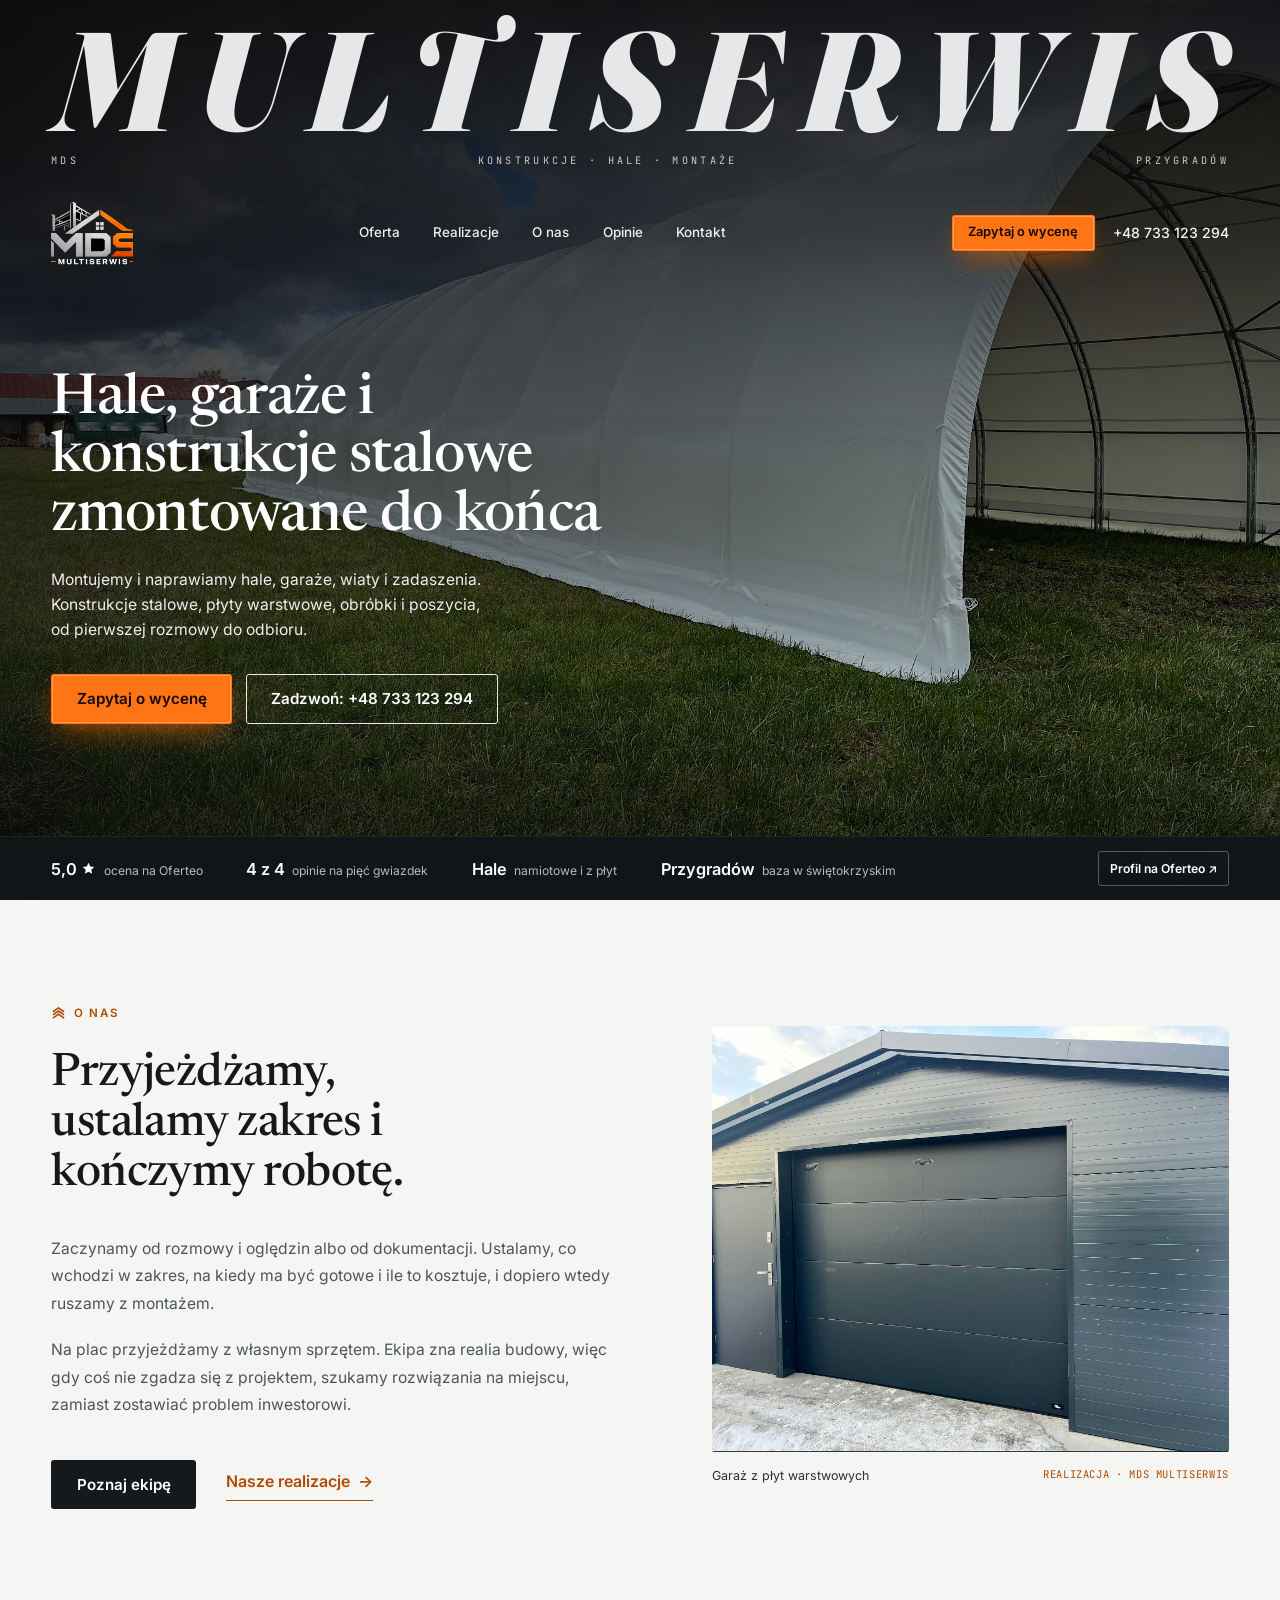
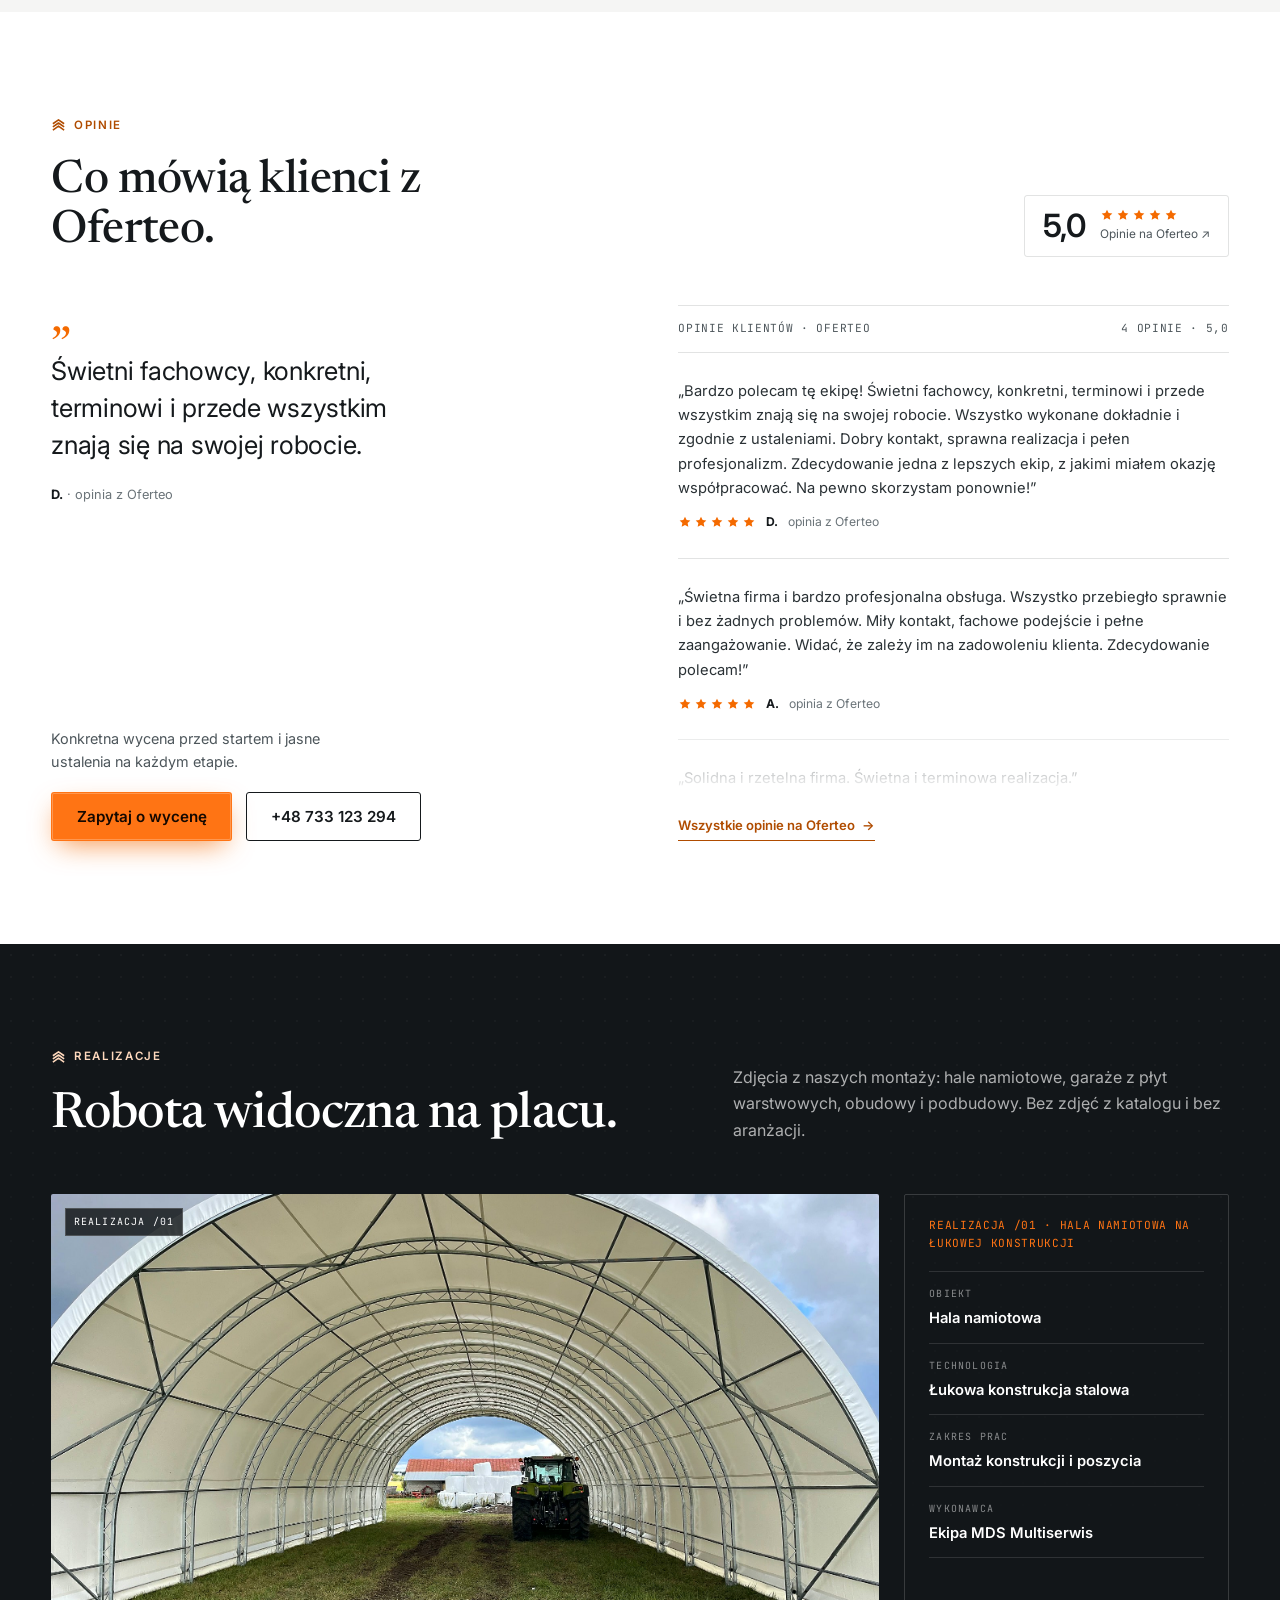
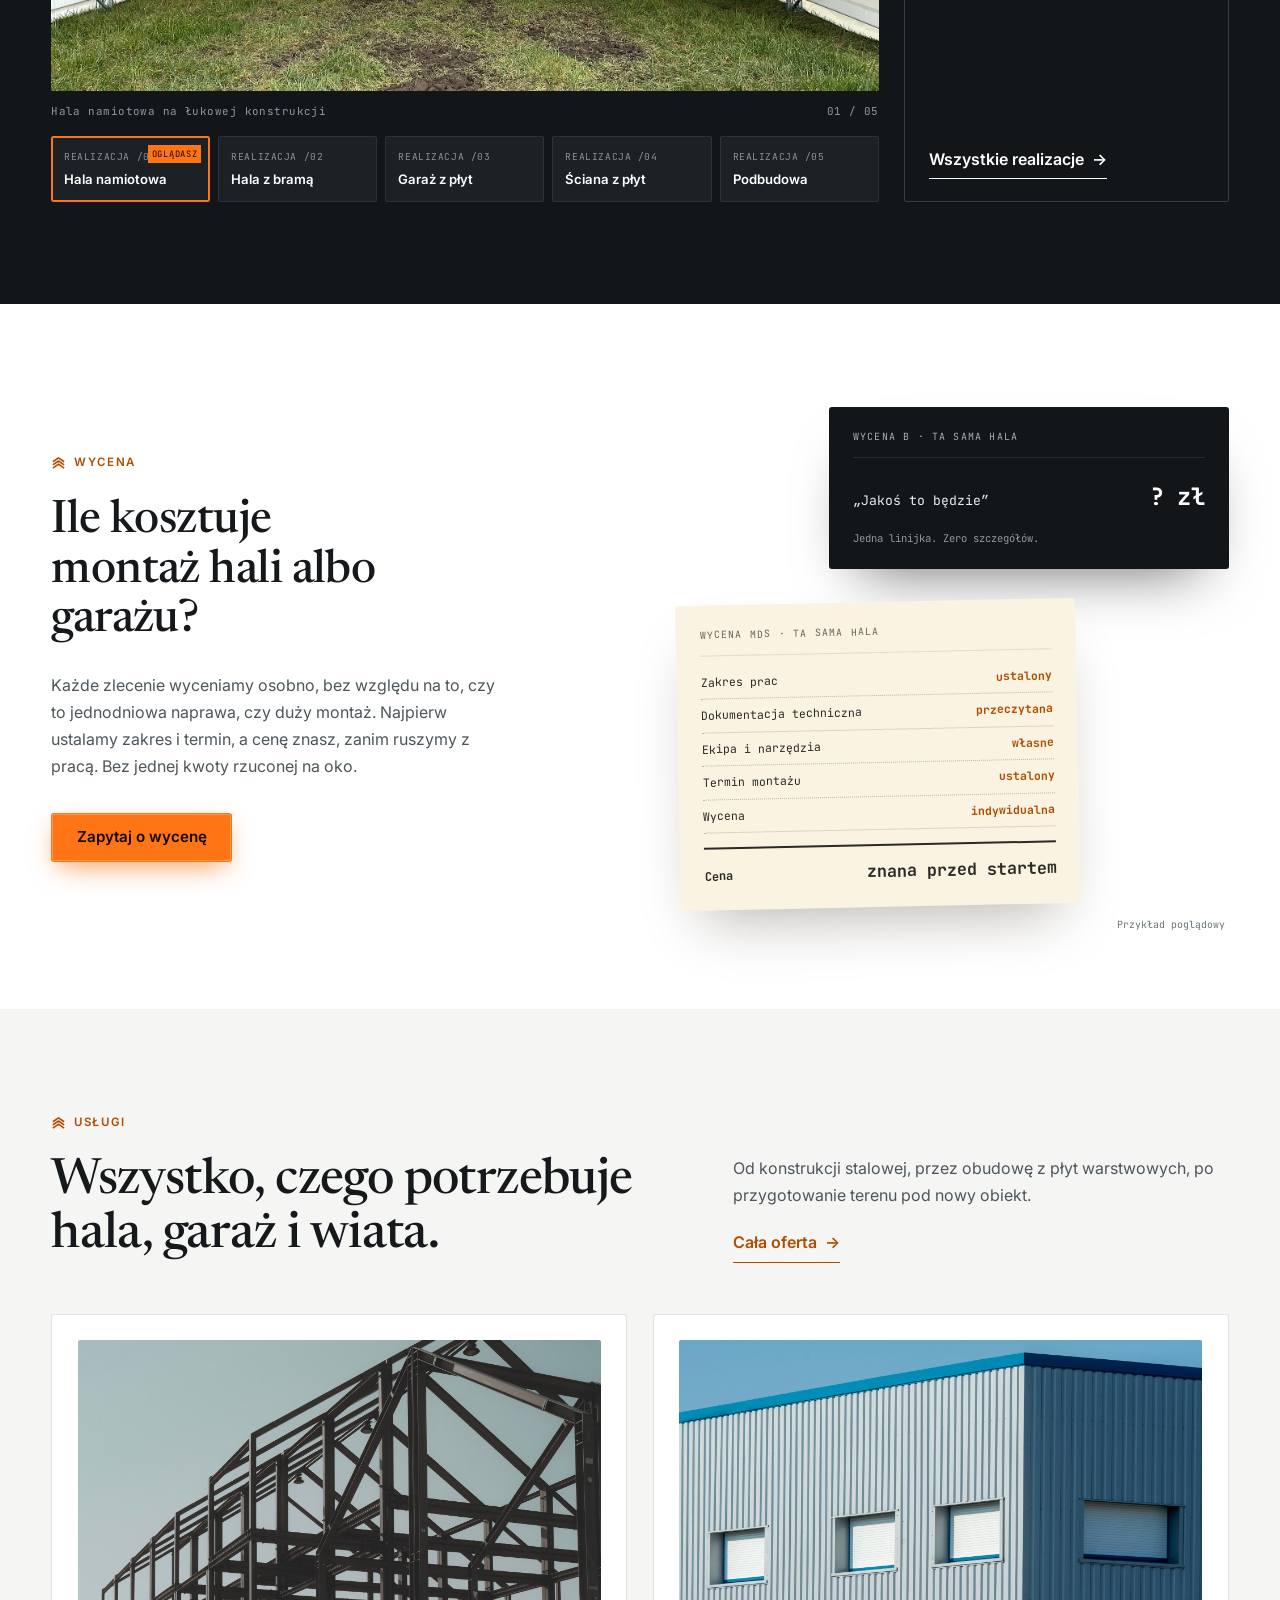
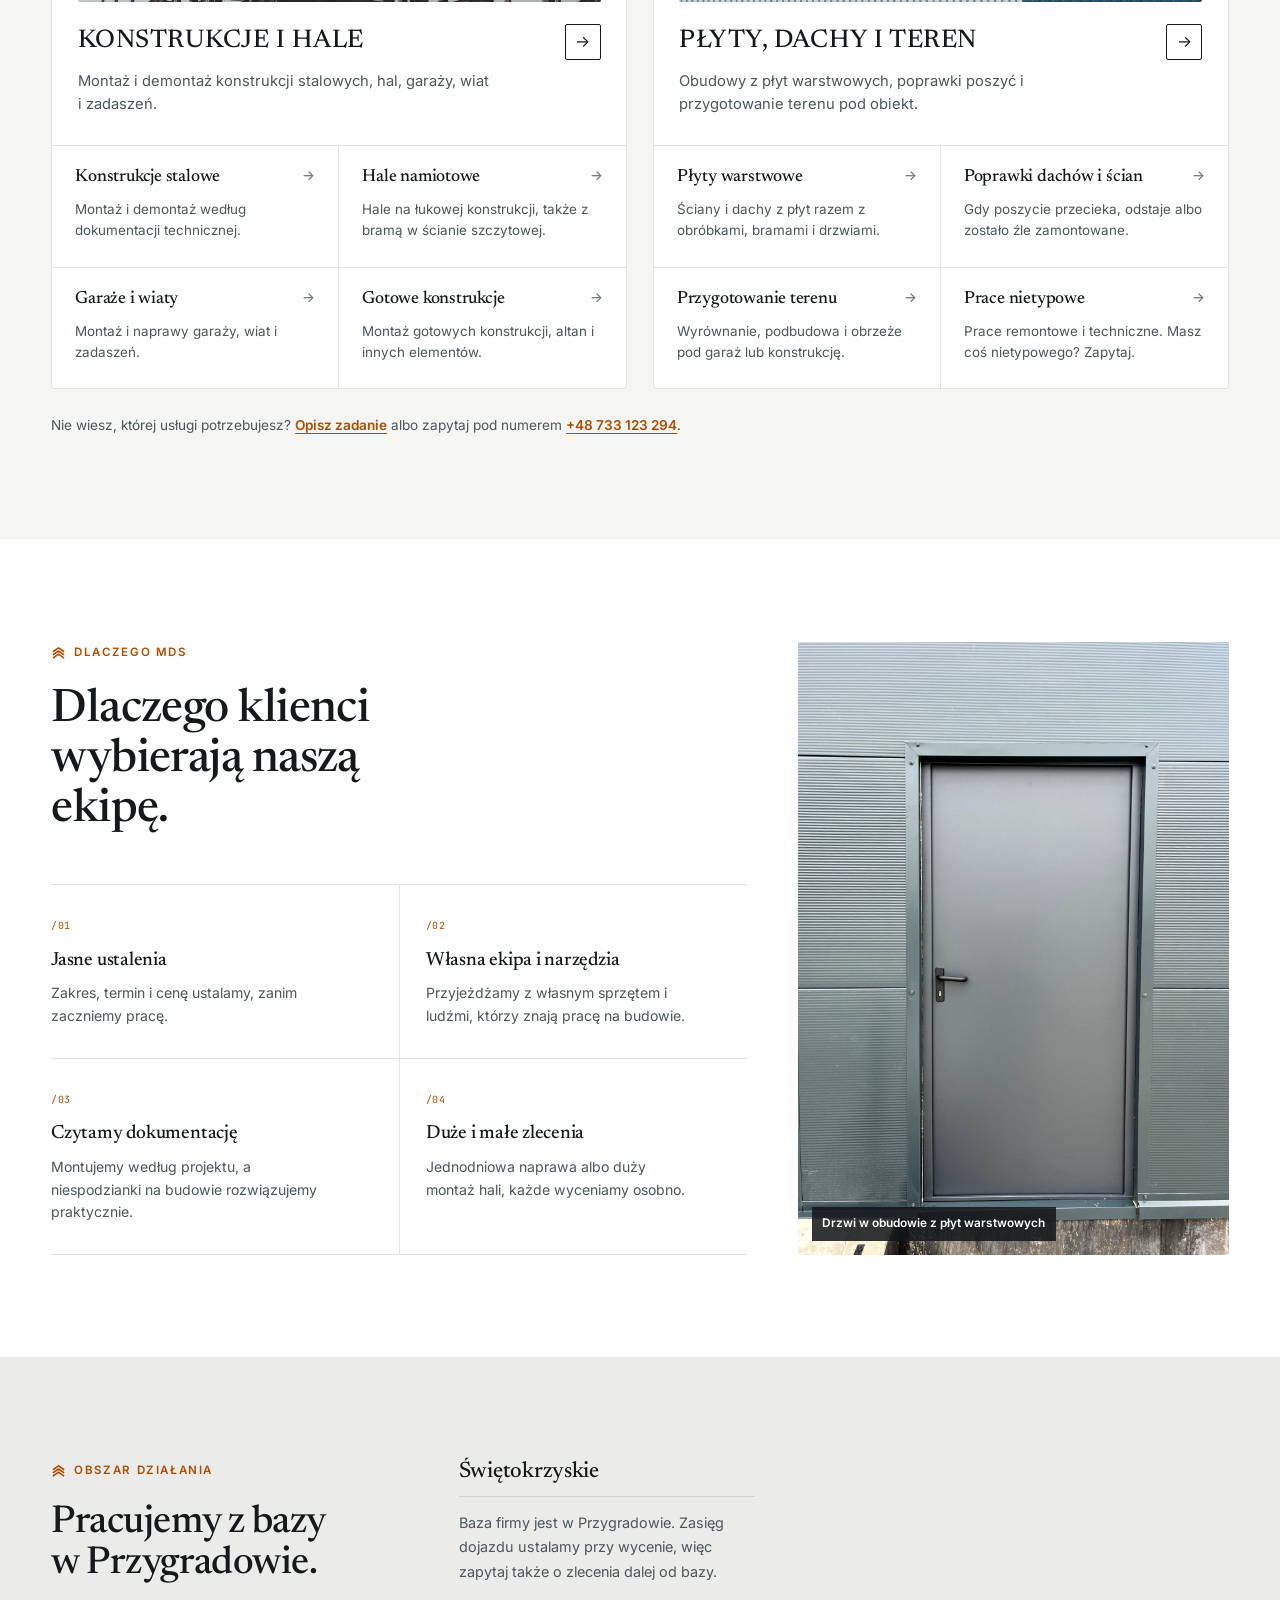
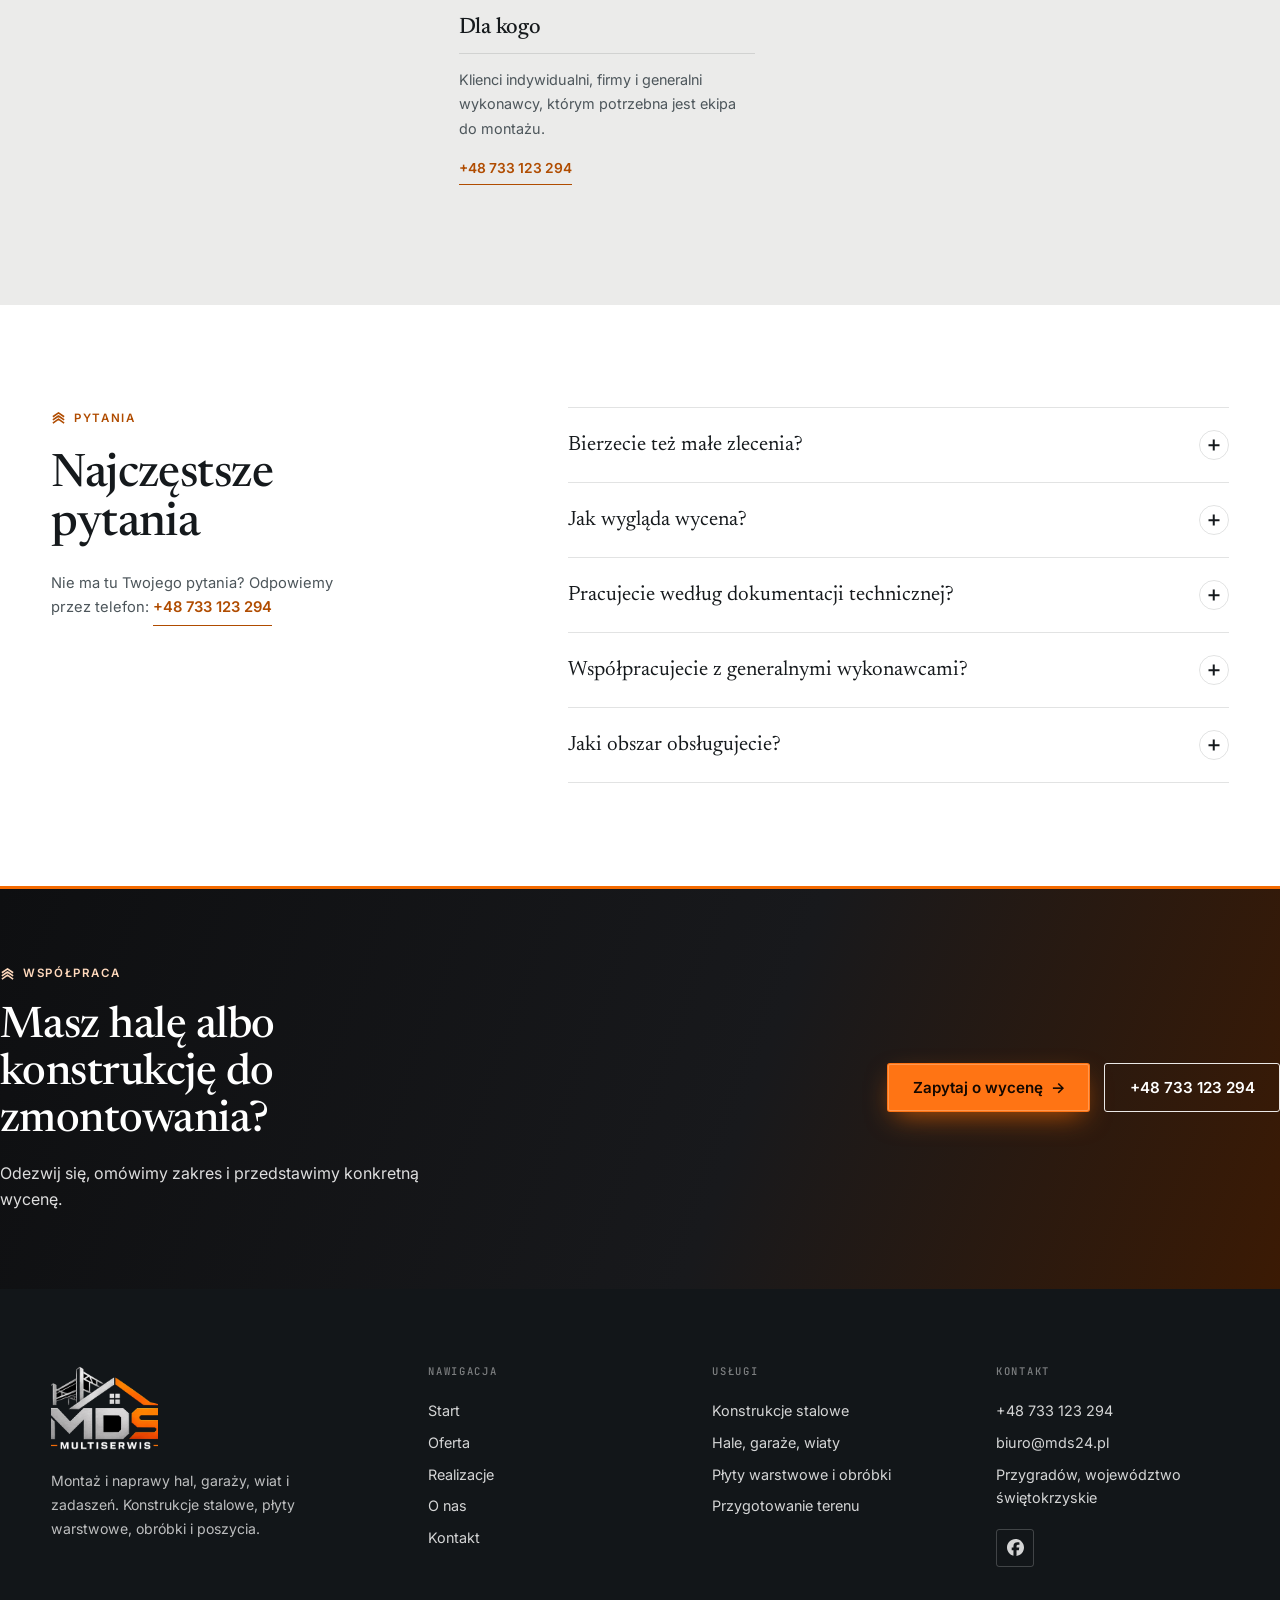
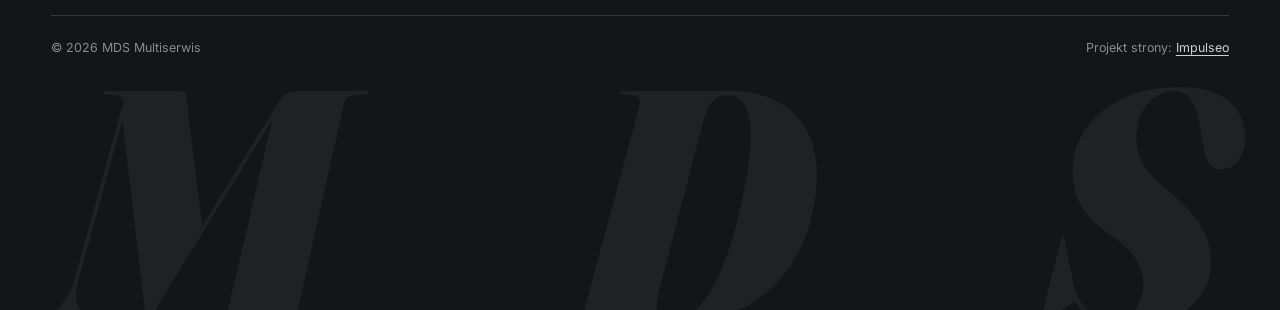
<file: index.html>
<!DOCTYPE html>
<html lang="pl">
<head>
<meta charset="UTF-8">
<meta name="viewport" content="width=device-width, initial-scale=1.0">
<title>MDS Multiserwis - hale, konstrukcje stalowe, garaże i zadaszenia · świętokrzyskie</title>
<meta name="description" content="MDS Multiserwis - montaż i demontaż konstrukcji stalowych, hal, garaży, wiat i zadaszeń, montaż płyt warstwowych i obróbek, naprawy poszyć dachowych i ściennych. Przygradów, świętokrzyskie. Tel. 733 123 294.">
<link rel="canonical" href="https://kris20032.github.io/mds-multiserwis/">
<meta name="robots" content="noindex, nofollow">
<meta property="og:type" content="website">
<meta property="og:locale" content="pl_PL">
<meta property="og:site_name" content="MDS Multiserwis">
<meta property="og:title" content="MDS Multiserwis - hale, konstrukcje stalowe, garaże i zadaszenia · świętokrzyskie">
<meta property="og:description" content="MDS Multiserwis - montaż i demontaż konstrukcji stalowych, hal, garaży, wiat i zadaszeń, montaż płyt warstwowych i obróbek, naprawy poszyć dachowych i ściennych. Przygradów, świętokrzyskie. Tel. 733 123 294.">
<meta property="og:url" content="https://kris20032.github.io/mds-multiserwis/">
<meta property="og:image" content="https://kris20032.github.io/mds-multiserwis/img/og.jpg">
<meta property="og:image:width" content="1200">
<meta property="og:image:height" content="630">
<meta name="twitter:card" content="summary_large_image">
<script type="application/ld+json">{"@context": "https://schema.org", "@type": "LocalBusiness", "name": "MDS Multiserwis", "url": "https://kris20032.github.io/mds-multiserwis/", "telephone": "+48733123294", "image": "https://kris20032.github.io/mds-multiserwis/img/og.jpg", "areaServed": "Przygradów", "sameAs": ["https://www.facebook.com/p/MDS-Multiserwis-61585844955465/"]}</script>
<link rel="preconnect" href="https://fonts.googleapis.com">
<link rel="preconnect" href="https://fonts.gstatic.com" crossorigin>
<link href="https://fonts.googleapis.com/css2?family=Fraunces:ital,opsz,wght@1,9..144,900&family=Newsreader:opsz,wght@6..72,400;6..72,500&family=Inter:wght@400;500;600;700&family=JetBrains+Mono:wght@400;500;700&display=swap" rel="stylesheet">
<link rel="stylesheet" href="assets/styles.css?v=sw1">
<meta name="nb-deploy" content="00809fe85aee">
<meta name="theme-color" content="#0e0f11">
</head>
<body>

<header class="site-header" id="top-bar">
  <div class="sh-in">
    <a class="brand" href="index.html"><img class="brand-logo" src="img/logo-nav.png" alt="MDS Multiserwis - logo" width="306" height="240" decoding="async"></a>
    <nav class="sh-links" aria-label="Menu">
      <a href="oferta.html">Oferta</a>
      <a href="realizacje.html">Realizacje</a>
      <a href="o-nas.html">O nas</a>
      <a href="kontakt.html">Kontakt</a>
    </nav>
    <div class="sh-cta"><a class="tel" href="tel:+48733123294">+48 733 123 294</a><a class="btn btn-glow btn-sm" href="kontakt.html">Zapytaj o wycenę</a></div>
    <button class="burger" type="button" aria-label="Otwórz menu" data-menu><span></span><span></span><span></span></button>
  </div>
</header>
<div class="mnav" id="mnav" aria-hidden="true">
  <div class="mnav-top"><span class="brand"><img class="brand-logo" src="img/logo-nav.png" alt="MDS Multiserwis - logo" width="306" height="240" loading="lazy" decoding="async"></span><button class="mnav-close" type="button" aria-label="Zamknij menu" data-menu-close>×</button></div>
  <nav>
    <a href="index.html">Start<span>→</span></a>
    <a href="oferta.html">Oferta<span>→</span></a>
    <a href="realizacje.html">Realizacje<span>→</span></a>
    <a href="o-nas.html">O nas<span>→</span></a>
    <a href="kontakt.html">Kontakt<span>→</span></a>
  </nav>
  <a class="btn btn-glow" href="tel:+48733123294"><svg width="16" height="16" viewBox="0 0 24 24" fill="none" aria-hidden="true"><path d="M6.6 10.8a15.5 15.5 0 0 0 6.6 6.6l2.2-2.2a1 1 0 0 1 1-.24 11.4 11.4 0 0 0 3.6.58 1 1 0 0 1 1 1V20a1 1 0 0 1-1 1A17 17 0 0 1 3 4a1 1 0 0 1 1-1h3.5a1 1 0 0 1 1 1c0 1.25.2 2.46.58 3.6a1 1 0 0 1-.25 1l-2.23 2.2Z" fill="currentColor"/></svg> Zadzwoń +48 733 123 294</a>
</div>

<main>
<section class="hero" id="hero">
  <img class="hero-bg" src="img/hero.jpg" alt="Hala namiotowa zmontowana przez MDS Multiserwis" width="2048" height="1533" fetchpriority="high">
  <div class="hero-top">
    <div class="wordmark" aria-hidden="true"><span>M</span><span>U</span><span>L</span><span>T</span><span>I</span><span>S</span><span>E</span><span>R</span><span>W</span><span>I</span><span>S</span></div>
    <div class="wordmark-sub" aria-hidden="true"><span>MDS</span><span>Konstrukcje · Hale · Montaże</span><span>Przygradów</span></div>
    <div class="hero-nav">
      <a class="brand hero-brand" href="index.html"><img class="brand-logo" src="img/logo-nav.png" alt="MDS Multiserwis - logo" width="306" height="240" decoding="async"></a>
      <nav class="hero-links" aria-label="Menu główne">
        <a href="oferta.html">Oferta</a>
        <a href="realizacje.html">Realizacje</a>
        <a href="o-nas.html">O nas</a>
        <a href="#opinie">Opinie</a>
        <a href="kontakt.html">Kontakt</a>
      </nav>
      <div class="hero-cta"><a class="btn btn-glow btn-sm" href="kontakt.html">Zapytaj o wycenę</a><a class="tel" href="tel:+48733123294">+48 733 123 294</a></div>
      <button class="burger" type="button" aria-label="Otwórz menu" data-menu><span></span><span></span><span></span></button>
    </div>
  </div>
  <div class="hero-body">
    <h1>Hale, garaże i konstrukcje stalowe zmontowane do końca</h1>
    <p class="hero-lead">Montujemy i naprawiamy hale, garaże, wiaty i zadaszenia. Konstrukcje stalowe, płyty warstwowe, obróbki i poszycia, od pierwszej rozmowy do odbioru.</p>
    <div class="hero-actions">
      <a class="btn btn-glow" href="kontakt.html">Zapytaj o wycenę</a>
      <a class="btn btn-line" href="tel:+48733123294">Zadzwoń: +48 733 123 294</a>
    </div>
  </div>
  <div class="factbar">
    <ul>
      <li><b>5,0 <svg viewBox="0 0 24 24" aria-hidden="true"><path fill="currentColor" d="M12 2.8l2.8 5.9 6.4.8-4.7 4.4 1.2 6.4L12 17.2l-5.7 3.1 1.2-6.4-4.7-4.4 6.4-.8z"/></svg></b>ocena na Oferteo</li>
      <li><b>4 z 4</b>opinie na pięć gwiazdek</li>
      <li><b>Hale</b>namiotowe i z płyt</li>
      <li><b>Przygradów</b>baza w świętokrzyskim</li>
      <li class="fb-right"><a href="https://www.oferteo.pl/mds-multiserwis-spolka-z-ograniczona-odpowiedzialnoscia/firma/7726890" target="_blank" rel="noopener">Profil na Oferteo ↗</a></li>
    </ul>
  </div>
</section>

<section class="sec bg-paper">
  <div class="wrap about">
    <div class="reveal">
      <span class="eyebrow"><svg viewBox="0 0 16 16" aria-hidden="true"><path d="M2 7.2 8 3l6 4.2M2 10.6 8 6.4l6 4.2M2 14 8 9.8l6 4.2" fill="none" stroke="currentColor" stroke-width="1.7" stroke-linejoin="round"/></svg>O nas</span>
      <h2>Przyjeżdżamy, ustalamy zakres i kończymy robotę.</h2>
      <p>Zaczynamy od rozmowy i oględzin albo od dokumentacji. Ustalamy, co wchodzi w zakres, na kiedy ma być gotowe i ile to kosztuje, i dopiero wtedy ruszamy z montażem.</p>
      <p>Na plac przyjeżdżamy z własnym sprzętem. Ekipa zna realia budowy, więc gdy coś nie zgadza się z projektem, szukamy rozwiązania na miejscu, zamiast zostawiać problem inwestorowi.</p>
      <div class="about-actions">
        <a class="btn btn-dark" href="o-nas.html">Poznaj ekipę</a>
        <a class="link-u" href="realizacje.html">Nasze realizacje <span>→</span></a>
      </div>
    </div>
    <figure class="fig reveal">
      <img src="img/about.jpg" alt="Garaż z płyt warstwowych z bramą i drzwiami, realizacja MDS Multiserwis" width="2048" height="1533" loading="lazy" decoding="async">
      <figcaption><span>Garaż z płyt warstwowych</span><span class="mono">Realizacja · MDS Multiserwis</span></figcaption>
    </figure>
  </div>
</section>

<section class="sec bg-white" id="opinie">
  <div class="wrap">
    <div class="rev-head reveal">
      <div>
        <span class="eyebrow"><svg viewBox="0 0 16 16" aria-hidden="true"><path d="M2 7.2 8 3l6 4.2M2 10.6 8 6.4l6 4.2M2 14 8 9.8l6 4.2" fill="none" stroke="currentColor" stroke-width="1.7" stroke-linejoin="round"/></svg>Opinie</span>
        <h2>Co mówią klienci z Oferteo.</h2>
      </div>
      <a class="rating" href="https://www.oferteo.pl/mds-multiserwis-spolka-z-ograniczona-odpowiedzialnoscia/firma/7726890" target="_blank" rel="noopener"><span class="num">5,0</span><span class="src"><span class="stars" aria-label="5 na 5"><svg viewBox="0 0 24 24" aria-hidden="true"><path fill="currentColor" d="M12 2.8l2.8 5.9 6.4.8-4.7 4.4 1.2 6.4L12 17.2l-5.7 3.1 1.2-6.4-4.7-4.4 6.4-.8z"/></svg><svg viewBox="0 0 24 24" aria-hidden="true"><path fill="currentColor" d="M12 2.8l2.8 5.9 6.4.8-4.7 4.4 1.2 6.4L12 17.2l-5.7 3.1 1.2-6.4-4.7-4.4 6.4-.8z"/></svg><svg viewBox="0 0 24 24" aria-hidden="true"><path fill="currentColor" d="M12 2.8l2.8 5.9 6.4.8-4.7 4.4 1.2 6.4L12 17.2l-5.7 3.1 1.2-6.4-4.7-4.4 6.4-.8z"/></svg><svg viewBox="0 0 24 24" aria-hidden="true"><path fill="currentColor" d="M12 2.8l2.8 5.9 6.4.8-4.7 4.4 1.2 6.4L12 17.2l-5.7 3.1 1.2-6.4-4.7-4.4 6.4-.8z"/></svg><svg viewBox="0 0 24 24" aria-hidden="true"><path fill="currentColor" d="M12 2.8l2.8 5.9 6.4.8-4.7 4.4 1.2 6.4L12 17.2l-5.7 3.1 1.2-6.4-4.7-4.4 6.4-.8z"/></svg></span><span>Opinie na Oferteo ↗</span></span></a>
    </div>
    <div class="rev-grid">
      <div class="rev-feature reveal">
        <span class="q" aria-hidden="true">„</span>
        <blockquote>Świetni fachowcy, konkretni, terminowi i przede wszystkim znają się na swojej robocie.</blockquote>
        <div class="who"><b>D.</b> · opinia z Oferteo</div>
        <div class="rev-foot">
          <p>Konkretna wycena przed startem i jasne ustalenia na każdym etapie.</p>
          <div class="row"><a class="btn btn-glow" href="kontakt.html">Zapytaj o wycenę</a><a class="btn btn-line-dark" href="tel:+48733123294">+48 733 123 294</a></div>
        </div>
      </div>
      <div class="rev-list reveal">
        <div class="rev-list-h mono"><span>Opinie klientów · Oferteo</span><span>4 opinie · 5,0</span></div>
        <div class="rev-scroll">
          <div class="rev-track">
          <div class="rev-item"><p>„Bardzo polecam tę ekipę! Świetni fachowcy, konkretni, terminowi i przede wszystkim znają się na swojej robocie. Wszystko wykonane dokładnie i zgodnie z ustaleniami. Dobry kontakt, sprawna realizacja i pełen profesjonalizm. Zdecydowanie jedna z lepszych ekip, z jakimi miałem okazję współpracować. Na pewno skorzystam ponownie!”</p><div class="meta"><span class="stars" aria-label="5 na 5"><svg viewBox="0 0 24 24" aria-hidden="true"><path fill="currentColor" d="M12 2.8l2.8 5.9 6.4.8-4.7 4.4 1.2 6.4L12 17.2l-5.7 3.1 1.2-6.4-4.7-4.4 6.4-.8z"/></svg><svg viewBox="0 0 24 24" aria-hidden="true"><path fill="currentColor" d="M12 2.8l2.8 5.9 6.4.8-4.7 4.4 1.2 6.4L12 17.2l-5.7 3.1 1.2-6.4-4.7-4.4 6.4-.8z"/></svg><svg viewBox="0 0 24 24" aria-hidden="true"><path fill="currentColor" d="M12 2.8l2.8 5.9 6.4.8-4.7 4.4 1.2 6.4L12 17.2l-5.7 3.1 1.2-6.4-4.7-4.4 6.4-.8z"/></svg><svg viewBox="0 0 24 24" aria-hidden="true"><path fill="currentColor" d="M12 2.8l2.8 5.9 6.4.8-4.7 4.4 1.2 6.4L12 17.2l-5.7 3.1 1.2-6.4-4.7-4.4 6.4-.8z"/></svg><svg viewBox="0 0 24 24" aria-hidden="true"><path fill="currentColor" d="M12 2.8l2.8 5.9 6.4.8-4.7 4.4 1.2 6.4L12 17.2l-5.7 3.1 1.2-6.4-4.7-4.4 6.4-.8z"/></svg></span><b>D.</b><span>opinia z Oferteo</span></div></div>
          <div class="rev-item"><p>„Świetna firma i bardzo profesjonalna obsługa. Wszystko przebiegło sprawnie i bez żadnych problemów. Miły kontakt, fachowe podejście i pełne zaangażowanie. Widać, że zależy im na zadowoleniu klienta. Zdecydowanie polecam!”</p><div class="meta"><span class="stars" aria-label="5 na 5"><svg viewBox="0 0 24 24" aria-hidden="true"><path fill="currentColor" d="M12 2.8l2.8 5.9 6.4.8-4.7 4.4 1.2 6.4L12 17.2l-5.7 3.1 1.2-6.4-4.7-4.4 6.4-.8z"/></svg><svg viewBox="0 0 24 24" aria-hidden="true"><path fill="currentColor" d="M12 2.8l2.8 5.9 6.4.8-4.7 4.4 1.2 6.4L12 17.2l-5.7 3.1 1.2-6.4-4.7-4.4 6.4-.8z"/></svg><svg viewBox="0 0 24 24" aria-hidden="true"><path fill="currentColor" d="M12 2.8l2.8 5.9 6.4.8-4.7 4.4 1.2 6.4L12 17.2l-5.7 3.1 1.2-6.4-4.7-4.4 6.4-.8z"/></svg><svg viewBox="0 0 24 24" aria-hidden="true"><path fill="currentColor" d="M12 2.8l2.8 5.9 6.4.8-4.7 4.4 1.2 6.4L12 17.2l-5.7 3.1 1.2-6.4-4.7-4.4 6.4-.8z"/></svg><svg viewBox="0 0 24 24" aria-hidden="true"><path fill="currentColor" d="M12 2.8l2.8 5.9 6.4.8-4.7 4.4 1.2 6.4L12 17.2l-5.7 3.1 1.2-6.4-4.7-4.4 6.4-.8z"/></svg></span><b>A.</b><span>opinia z Oferteo</span></div></div>
          <div class="rev-item"><p>„Solidna i rzetelna firma. Świetna i terminowa realizacja.”</p><div class="meta"><span class="stars" aria-label="5 na 5"><svg viewBox="0 0 24 24" aria-hidden="true"><path fill="currentColor" d="M12 2.8l2.8 5.9 6.4.8-4.7 4.4 1.2 6.4L12 17.2l-5.7 3.1 1.2-6.4-4.7-4.4 6.4-.8z"/></svg><svg viewBox="0 0 24 24" aria-hidden="true"><path fill="currentColor" d="M12 2.8l2.8 5.9 6.4.8-4.7 4.4 1.2 6.4L12 17.2l-5.7 3.1 1.2-6.4-4.7-4.4 6.4-.8z"/></svg><svg viewBox="0 0 24 24" aria-hidden="true"><path fill="currentColor" d="M12 2.8l2.8 5.9 6.4.8-4.7 4.4 1.2 6.4L12 17.2l-5.7 3.1 1.2-6.4-4.7-4.4 6.4-.8z"/></svg><svg viewBox="0 0 24 24" aria-hidden="true"><path fill="currentColor" d="M12 2.8l2.8 5.9 6.4.8-4.7 4.4 1.2 6.4L12 17.2l-5.7 3.1 1.2-6.4-4.7-4.4 6.4-.8z"/></svg><svg viewBox="0 0 24 24" aria-hidden="true"><path fill="currentColor" d="M12 2.8l2.8 5.9 6.4.8-4.7 4.4 1.2 6.4L12 17.2l-5.7 3.1 1.2-6.4-4.7-4.4 6.4-.8z"/></svg></span><b>D.</b><span>opinia z Oferteo</span></div></div>
          <div class="rev-item" aria-hidden="true"><p>„Bardzo polecam tę ekipę! Świetni fachowcy, konkretni, terminowi i przede wszystkim znają się na swojej robocie. Wszystko wykonane dokładnie i zgodnie z ustaleniami. Dobry kontakt, sprawna realizacja i pełen profesjonalizm. Zdecydowanie jedna z lepszych ekip, z jakimi miałem okazję współpracować. Na pewno skorzystam ponownie!”</p><div class="meta"><span class="stars" aria-label="5 na 5"><svg viewBox="0 0 24 24" aria-hidden="true"><path fill="currentColor" d="M12 2.8l2.8 5.9 6.4.8-4.7 4.4 1.2 6.4L12 17.2l-5.7 3.1 1.2-6.4-4.7-4.4 6.4-.8z"/></svg><svg viewBox="0 0 24 24" aria-hidden="true"><path fill="currentColor" d="M12 2.8l2.8 5.9 6.4.8-4.7 4.4 1.2 6.4L12 17.2l-5.7 3.1 1.2-6.4-4.7-4.4 6.4-.8z"/></svg><svg viewBox="0 0 24 24" aria-hidden="true"><path fill="currentColor" d="M12 2.8l2.8 5.9 6.4.8-4.7 4.4 1.2 6.4L12 17.2l-5.7 3.1 1.2-6.4-4.7-4.4 6.4-.8z"/></svg><svg viewBox="0 0 24 24" aria-hidden="true"><path fill="currentColor" d="M12 2.8l2.8 5.9 6.4.8-4.7 4.4 1.2 6.4L12 17.2l-5.7 3.1 1.2-6.4-4.7-4.4 6.4-.8z"/></svg><svg viewBox="0 0 24 24" aria-hidden="true"><path fill="currentColor" d="M12 2.8l2.8 5.9 6.4.8-4.7 4.4 1.2 6.4L12 17.2l-5.7 3.1 1.2-6.4-4.7-4.4 6.4-.8z"/></svg></span><b>D.</b><span>opinia z Oferteo</span></div></div>
          <div class="rev-item" aria-hidden="true"><p>„Świetna firma i bardzo profesjonalna obsługa. Wszystko przebiegło sprawnie i bez żadnych problemów. Miły kontakt, fachowe podejście i pełne zaangażowanie. Widać, że zależy im na zadowoleniu klienta. Zdecydowanie polecam!”</p><div class="meta"><span class="stars" aria-label="5 na 5"><svg viewBox="0 0 24 24" aria-hidden="true"><path fill="currentColor" d="M12 2.8l2.8 5.9 6.4.8-4.7 4.4 1.2 6.4L12 17.2l-5.7 3.1 1.2-6.4-4.7-4.4 6.4-.8z"/></svg><svg viewBox="0 0 24 24" aria-hidden="true"><path fill="currentColor" d="M12 2.8l2.8 5.9 6.4.8-4.7 4.4 1.2 6.4L12 17.2l-5.7 3.1 1.2-6.4-4.7-4.4 6.4-.8z"/></svg><svg viewBox="0 0 24 24" aria-hidden="true"><path fill="currentColor" d="M12 2.8l2.8 5.9 6.4.8-4.7 4.4 1.2 6.4L12 17.2l-5.7 3.1 1.2-6.4-4.7-4.4 6.4-.8z"/></svg><svg viewBox="0 0 24 24" aria-hidden="true"><path fill="currentColor" d="M12 2.8l2.8 5.9 6.4.8-4.7 4.4 1.2 6.4L12 17.2l-5.7 3.1 1.2-6.4-4.7-4.4 6.4-.8z"/></svg><svg viewBox="0 0 24 24" aria-hidden="true"><path fill="currentColor" d="M12 2.8l2.8 5.9 6.4.8-4.7 4.4 1.2 6.4L12 17.2l-5.7 3.1 1.2-6.4-4.7-4.4 6.4-.8z"/></svg></span><b>A.</b><span>opinia z Oferteo</span></div></div>
          <div class="rev-item" aria-hidden="true"><p>„Solidna i rzetelna firma. Świetna i terminowa realizacja.”</p><div class="meta"><span class="stars" aria-label="5 na 5"><svg viewBox="0 0 24 24" aria-hidden="true"><path fill="currentColor" d="M12 2.8l2.8 5.9 6.4.8-4.7 4.4 1.2 6.4L12 17.2l-5.7 3.1 1.2-6.4-4.7-4.4 6.4-.8z"/></svg><svg viewBox="0 0 24 24" aria-hidden="true"><path fill="currentColor" d="M12 2.8l2.8 5.9 6.4.8-4.7 4.4 1.2 6.4L12 17.2l-5.7 3.1 1.2-6.4-4.7-4.4 6.4-.8z"/></svg><svg viewBox="0 0 24 24" aria-hidden="true"><path fill="currentColor" d="M12 2.8l2.8 5.9 6.4.8-4.7 4.4 1.2 6.4L12 17.2l-5.7 3.1 1.2-6.4-4.7-4.4 6.4-.8z"/></svg><svg viewBox="0 0 24 24" aria-hidden="true"><path fill="currentColor" d="M12 2.8l2.8 5.9 6.4.8-4.7 4.4 1.2 6.4L12 17.2l-5.7 3.1 1.2-6.4-4.7-4.4 6.4-.8z"/></svg><svg viewBox="0 0 24 24" aria-hidden="true"><path fill="currentColor" d="M12 2.8l2.8 5.9 6.4.8-4.7 4.4 1.2 6.4L12 17.2l-5.7 3.1 1.2-6.4-4.7-4.4 6.4-.8z"/></svg></span><b>D.</b><span>opinia z Oferteo</span></div></div>
          </div>
        </div>
        <a class="rev-all link-u" href="https://www.oferteo.pl/mds-multiserwis-spolka-z-ograniczona-odpowiedzialnoscia/firma/7726890" target="_blank" rel="noopener">Wszystkie opinie na Oferteo <span>→</span></a>
      </div>
    </div>
  </div>
</section>

<section class="sec proof">
  <div class="wrap">
    <div class="sec-head reveal">
      <div>
        <span class="eyebrow on-dark"><svg viewBox="0 0 16 16" aria-hidden="true"><path d="M2 7.2 8 3l6 4.2M2 10.6 8 6.4l6 4.2M2 14 8 9.8l6 4.2" fill="none" stroke="currentColor" stroke-width="1.7" stroke-linejoin="round"/></svg>Realizacje</span>
        <h2>Robota widoczna na placu.</h2>
      </div>
      <p>Zdjęcia z naszych montaży: hale namiotowe, garaże z płyt warstwowych, obudowy i podbudowy. Bez zdjęć z katalogu i bez aranżacji.</p>
    </div>
    <div class="viewer reveal" data-viewer data-jobs="Hala namiotowa na łukowej konstrukcji;Hala namiotowa;Łukowa konstrukcja stalowa;Montaż konstrukcji i poszycia|Hala namiotowa z bramą w ścianie szczytowej;Hala namiotowa;Łuk stalowy, plandeka, brama;Montaż hali i ściany szczytowej|Garaż z płyt warstwowych z bramą;Garaż;Płyty warstwowe, brama, drzwi;Obudowa, brama i obróbki|Ściana i dach z płyt warstwowych;Obudowa obiektu;Płyty warstwowe;Płyty ścienne i obróbki|Podbudowa i obrzeże pod garaż;Przygotowanie terenu;Podbudowa z kruszywa, obrzeże;Wyrównanie, podbudowa, obrzeże">
      <div>
        <div class="stage">
          <span class="tag">Realizacja /01</span>
          <img src="img/g1.jpg" alt="Hala namiotowa na łukowej konstrukcji" width="2048" height="1533" loading="lazy" decoding="async" class="on">
          <img src="img/g2.jpg" alt="Hala namiotowa z bramą w ścianie szczytowej" width="1448" height="1084" loading="lazy" decoding="async">
          <img src="img/g8.jpg" alt="Garaż z płyt warstwowych z bramą" width="1400" height="1048" loading="lazy" decoding="async">
          <img src="img/g3.jpg" alt="Ściana i dach z płyt warstwowych" width="2048" height="1533" loading="lazy" decoding="async">
          <img src="img/g4.jpg" alt="Podbudowa i obrzeże pod garaż" width="2048" height="1533" loading="lazy" decoding="async">
        </div>
        <div class="stage-cap"><span data-cap>Hala namiotowa na łukowej konstrukcji</span><span data-count>01 / 05</span></div>
        <div class="jobs">
          <button class="job on" type="button" data-job="0"><span class="mono">Realizacja /01</span><strong>Hala namiotowa</strong></button>
          <button class="job" type="button" data-job="1"><span class="mono">Realizacja /02</span><strong>Hala z bramą</strong></button>
          <button class="job" type="button" data-job="2"><span class="mono">Realizacja /03</span><strong>Garaż z płyt</strong></button>
          <button class="job" type="button" data-job="3"><span class="mono">Realizacja /04</span><strong>Ściana z płyt</strong></button>
          <button class="job" type="button" data-job="4"><span class="mono">Realizacja /05</span><strong>Podbudowa</strong></button>
        </div>
      </div>
      <aside class="spec">
        <div class="spec-t" data-title>Realizacja /01 · Hala namiotowa na łukowej konstrukcji</div>
        <dl>
          <div><dt>Obiekt</dt><dd data-a>Hala namiotowa</dd></div>
          <div><dt>Technologia</dt><dd data-b>Łukowa konstrukcja stalowa</dd></div>
          <div><dt>Zakres prac</dt><dd data-c>Montaż konstrukcji i poszycia</dd></div>
          <div><dt>Wykonawca</dt><dd>Ekipa MDS Multiserwis</dd></div>
        </dl>
        <a class="link-u on-dark" href="realizacje.html">Wszystkie realizacje <span>→</span></a>
      </aside>
    </div>
  </div>
</section>

<section class="sec bg-white">
  <div class="wrap quote">
    <div class="reveal">
      <span class="eyebrow"><svg viewBox="0 0 16 16" aria-hidden="true"><path d="M2 7.2 8 3l6 4.2M2 10.6 8 6.4l6 4.2M2 14 8 9.8l6 4.2" fill="none" stroke="currentColor" stroke-width="1.7" stroke-linejoin="round"/></svg>Wycena</span>
      <h2>Ile kosztuje montaż hali albo garażu?</h2>
      <p>Każde zlecenie wyceniamy osobno, bez względu na to, czy to jednodniowa naprawa, czy duży montaż. Najpierw ustalamy zakres i termin, a cenę znasz, zanim ruszymy z pracą. Bez jednej kwoty rzuconej na oko.</p>
      <a class="btn btn-glow" href="kontakt.html">Zapytaj o wycenę</a>
    </div>
    <div class="bids reveal" aria-label="Przykład poglądowy: dwie wyceny tej samej hali">
      <div class="bid bid-b">
        <div class="bt">Wycena B · ta sama hala</div>
        <div class="big"><span>„Jakoś to będzie”</span><b>? zł</b></div>
        <div class="small">Jedna linijka. Zero szczegółów.</div>
      </div>
      <div class="bid bid-a">
        <div class="bt">Wycena MDS · ta sama hala</div>
        <ul>
          <li><span>Zakres prac</span><span>ustalony</span></li>
          <li><span>Dokumentacja techniczna</span><span>przeczytana</span></li>
          <li><span>Ekipa i narzędzia</span><span>własne</span></li>
          <li><span>Termin montażu</span><span>ustalony</span></li>
          <li><span>Wycena</span><span>indywidualna</span></li>
        </ul>
        <div class="tot"><span>Cena</span><b>znana przed startem</b></div>
      </div>
      <span class="note">Przykład poglądowy</span>
    </div>
  </div>
</section>

<section class="sec bg-paper">
  <div class="wrap">
    <div class="sec-head reveal">
      <div>
        <span class="eyebrow"><svg viewBox="0 0 16 16" aria-hidden="true"><path d="M2 7.2 8 3l6 4.2M2 10.6 8 6.4l6 4.2M2 14 8 9.8l6 4.2" fill="none" stroke="currentColor" stroke-width="1.7" stroke-linejoin="round"/></svg>Usługi</span>
        <h2>Wszystko, czego potrzebuje hala, garaż i wiata.</h2>
      </div>
      <div>
        <p>Od konstrukcji stalowej, przez obudowę z płyt warstwowych, po przygotowanie terenu pod nowy obiekt.</p>
        <a class="link-u" href="oferta.html">Cała oferta <span>→</span></a>
      </div>
    </div>
    <div class="svc-cards">
      <article class="svc-card reveal">
        <a class="svc-top" href="oferta.html">
          <img src="img/st1.jpg" alt="Szkielet stalowej konstrukcji hali" width="1880" height="1253" loading="lazy" decoding="async">
          <div class="ttl"><h3>Konstrukcje i hale</h3><span class="arrbox" aria-hidden="true">→</span></div>
          <p>Montaż i demontaż konstrukcji stalowych, hal, garaży, wiat i zadaszeń.</p>
        </a>
        <ul class="svc-sub">
          <li><h4>Konstrukcje stalowe</h4><p>Montaż i demontaż według dokumentacji technicznej.</p></li>
          <li><h4>Hale namiotowe</h4><p>Hale na łukowej konstrukcji, także z bramą w ścianie szczytowej.</p></li>
          <li><h4>Garaże i wiaty</h4><p>Montaż i naprawy garaży, wiat i zadaszeń.</p></li>
          <li><h4>Gotowe konstrukcje</h4><p>Montaż gotowych konstrukcji, altan i innych elementów.</p></li>
        </ul>
      </article>
      <article class="svc-card reveal">
        <a class="svc-top" href="oferta.html">
          <img src="img/st2.jpg" alt="Hala obłożona płytami warstwowymi" width="1880" height="1253" loading="lazy" decoding="async">
          <div class="ttl"><h3>Płyty, dachy i teren</h3><span class="arrbox" aria-hidden="true">→</span></div>
          <p>Obudowy z płyt warstwowych, poprawki poszyć i przygotowanie terenu pod obiekt.</p>
        </a>
        <ul class="svc-sub">
          <li><h4>Płyty warstwowe</h4><p>Ściany i dachy z płyt razem z obróbkami, bramami i drzwiami.</p></li>
          <li><h4>Poprawki dachów i ścian</h4><p>Gdy poszycie przecieka, odstaje albo zostało źle zamontowane.</p></li>
          <li><h4>Przygotowanie terenu</h4><p>Wyrównanie, podbudowa i obrzeże pod garaż lub konstrukcję.</p></li>
          <li><h4>Prace nietypowe</h4><p>Prace remontowe i techniczne. Masz coś nietypowego? Zapytaj.</p></li>
        </ul>
      </article>
    </div>
    <p class="svc-note reveal">Nie wiesz, której usługi potrzebujesz? <a href="kontakt.html">Opisz zadanie</a> albo zapytaj pod numerem <a href="tel:+48733123294">+48 733 123 294</a>.</p>
  </div>
</section>

<section class="sec bg-white">
  <div class="wrap why">
    <div class="reveal">
      <span class="eyebrow"><svg viewBox="0 0 16 16" aria-hidden="true"><path d="M2 7.2 8 3l6 4.2M2 10.6 8 6.4l6 4.2M2 14 8 9.8l6 4.2" fill="none" stroke="currentColor" stroke-width="1.7" stroke-linejoin="round"/></svg>Dlaczego MDS</span>
      <h2>Dlaczego klienci wybierają naszą ekipę.</h2>
      <div class="why-grid">
        <div><span class="mono">/01</span><h3>Jasne ustalenia</h3><p>Zakres, termin i cenę ustalamy, zanim zaczniemy pracę.</p></div>
        <div><span class="mono">/02</span><h3>Własna ekipa i narzędzia</h3><p>Przyjeżdżamy z własnym sprzętem i ludźmi, którzy znają pracę na budowie.</p></div>
        <div><span class="mono">/03</span><h3>Czytamy dokumentację</h3><p>Montujemy według projektu, a niespodzianki na budowie rozwiązujemy praktycznie.</p></div>
        <div><span class="mono">/04</span><h3>Duże i małe zlecenia</h3><p>Jednodniowa naprawa albo duży montaż hali, każde wyceniamy osobno.</p></div>
      </div>
    </div>
    <figure class="why-photo reveal">
      <img src="img/g5.jpg" alt="Drzwi w ścianie z płyt warstwowych, realizacja MDS Multiserwis" width="1464" height="1984" loading="lazy" decoding="async">
      <figcaption>Drzwi w obudowie z płyt warstwowych</figcaption>
    </figure>
  </div>
</section>

<section class="sec bg-sunken">
  <div class="wrap area">
    <div class="reveal">
      <span class="eyebrow"><svg viewBox="0 0 16 16" aria-hidden="true"><path d="M2 7.2 8 3l6 4.2M2 10.6 8 6.4l6 4.2M2 14 8 9.8l6 4.2" fill="none" stroke="currentColor" stroke-width="1.7" stroke-linejoin="round"/></svg>Obszar działania</span>
      <h2>Pracujemy z bazy w Przygradowie.</h2>
    </div>
    <div class="reveal">
      <div class="col"><h3>Świętokrzyskie</h3><p>Baza firmy jest w Przygradowie. Zasięg dojazdu ustalamy przy wycenie, więc zapytaj także o zlecenia dalej od bazy.</p></div>
      <div class="col"><h3>Dla kogo</h3><p>Klienci indywidualni, firmy i generalni wykonawcy, którym potrzebna jest ekipa do montażu.</p><a class="link-u" href="tel:+48733123294">+48 733 123 294</a></div>
    </div>
    <div class="map-col reveal">
      <iframe class="map" title="Obszar działania - Przygradów i okolice" src="https://maps.google.com/maps?q=MDS%20Multiserwis%20Przygrad%C3%B3w&amp;z=10&amp;output=embed" loading="lazy" referrerpolicy="no-referrer-when-downgrade"></iframe>
    </div>
  </div>
</section>

<section class="sec bg-white">
  <div class="wrap faq-grid">
    <div class="side reveal">
      <span class="eyebrow"><svg viewBox="0 0 16 16" aria-hidden="true"><path d="M2 7.2 8 3l6 4.2M2 10.6 8 6.4l6 4.2M2 14 8 9.8l6 4.2" fill="none" stroke="currentColor" stroke-width="1.7" stroke-linejoin="round"/></svg>Pytania</span>
      <h2>Najczęstsze pytania</h2>
      <p>Nie ma tu Twojego pytania? Odpowiemy przez telefon: <a class="link-u" href="tel:+48733123294">+48 733 123 294</a></p>
    </div>
    <div class="faq reveal">
      <details><summary>Bierzecie też małe zlecenia?<i aria-hidden="true"></i></summary><p>Tak. Robimy duże montaże hal i konstrukcji, ale bierzemy też jednodniowe naprawy dla klientów indywidualnych i firm. Każde zlecenie wyceniamy osobno.</p></details>
      <details><summary>Jak wygląda wycena?<i aria-hidden="true"></i></summary><p>Najpierw rozmowa o tym, co jest do zrobienia, gdzie i na kiedy. Potem przyjeżdżamy albo przeglądamy dokumentację i ustalamy zakres. Cenę znasz przed rozpoczęciem pracy.</p></details>
      <details><summary>Pracujecie według dokumentacji technicznej?<i aria-hidden="true"></i></summary><p>Tak, czytamy dokumentację i montujemy zgodnie z nią. Jeśli na budowie wyjdzie coś nieprzewidzianego, szukamy praktycznego rozwiązania razem z inwestorem.</p></details>
      <details><summary>Współpracujecie z generalnymi wykonawcami?<i aria-hidden="true"></i></summary><p>Tak. Obsługujemy klientów indywidualnych, firmy i generalnych wykonawców, którym potrzebna jest dodatkowa ekipa do montażu.</p></details>
      <details><summary>Jaki obszar obsługujecie?<i aria-hidden="true"></i></summary><p>Baza firmy jest w Przygradowie w województwie świętokrzyskim. Zasięg dojazdu ustalamy przy wycenie, więc zapytaj także o zlecenia dalej od bazy.</p></details>
    </div>
  </div>
</section>

<section class="cta-band">
  <div class="wrap cta-in">
    <div class="reveal">
      <span class="eyebrow on-dark"><svg viewBox="0 0 16 16" aria-hidden="true"><path d="M2 7.2 8 3l6 4.2M2 10.6 8 6.4l6 4.2M2 14 8 9.8l6 4.2" fill="none" stroke="currentColor" stroke-width="1.7" stroke-linejoin="round"/></svg>Współpraca</span>
      <h2 style="margin-top:1rem">Masz halę albo konstrukcję do zmontowania?</h2>
      <p>Odezwij się, omówimy zakres i przedstawimy konkretną wycenę.</p>
    </div>
    <div class="row reveal">
      <a class="btn btn-glow" href="kontakt.html">Zapytaj o wycenę <span>→</span></a>
      <a class="btn btn-line" href="tel:+48733123294">+48 733 123 294</a>
    </div>
  </div>
</section>
</main>

<footer>
  <div class="wrap">
    <div class="foot-grid">
      <div class="foot-brand">
        <a class="brand" href="index.html"><img class="brand-logo" src="img/logo-nav.png" alt="MDS Multiserwis - logo" width="306" height="240" loading="lazy" decoding="async"></a>
        <p>Montaż i naprawy hal, garaży, wiat i zadaszeń. Konstrukcje stalowe, płyty warstwowe, obróbki i poszycia.</p>
      </div>
      <div class="col">
        <h4>Nawigacja</h4>
        <a href="index.html">Start</a>
        <a href="oferta.html">Oferta</a>
        <a href="realizacje.html">Realizacje</a>
        <a href="o-nas.html">O nas</a>
        <a href="kontakt.html">Kontakt</a>
      </div>
      <div class="col">
        <h4>Usługi</h4>
        <a href="oferta.html">Konstrukcje stalowe</a>
        <a href="oferta.html">Hale, garaże, wiaty</a>
        <a href="oferta.html">Płyty warstwowe i obróbki</a>
        <a href="oferta.html">Przygotowanie terenu</a>
      </div>
      <div class="col">
        <h4>Kontakt</h4>
        <a href="tel:+48733123294">+48 733 123 294</a>
        <a href="mailto:biuro@mds24.pl">biuro@mds24.pl</a>
        <p>Przygradów, województwo świętokrzyskie</p>
        <div class="foot-soc">
          <a class="soc" href="https://www.facebook.com/p/MDS-Multiserwis-61585844955465/" target="_blank" rel="noopener" aria-label="Facebook - MDS Multiserwis"><svg viewBox="0 0 24 24" aria-hidden="true" focusable="false"><path d="M9.101 23.691v-7.98H6.627v-3.667h2.474v-1.58c0-4.085 1.848-5.978 5.858-5.978.401 0 .955.042 1.468.103a8.68 8.68 0 0 1 1.141.195v3.325a8.623 8.623 0 0 0-.653-.036 26.805 26.805 0 0 0-.733-.009c-.707 0-1.259.096-1.675.309a1.686 1.686 0 0 0-.679.622c-.258.42-.374.995-.374 1.752v1.297h3.919l-.386 2.103-.287 1.564h-3.246v8.245C19.396 23.238 24 18.179 24 12.044c0-6.627-5.373-12-12-12s-12 5.373-12 12c0 5.628 3.874 10.35 9.101 11.647Z" fill="currentColor"/></svg></a>
        </div>
      </div>
    </div>
    <div class="foot-bot">
      <span>© 2026 MDS Multiserwis</span>
      <span>Projekt strony: <a class="foot-credit" href="https://impulseo.pl" target="_blank" rel="noopener">Impulseo</a></span>
    </div>
  </div>
  <div class="foot-mark" aria-hidden="true"><span>M</span><span>D</span><span>S</span></div>
</footer>
<div class="sticky-call"><a class="sc-call" href="tel:+48733123294"><svg width="16" height="16" viewBox="0 0 24 24" fill="none" aria-hidden="true"><path d="M6.6 10.8a15.5 15.5 0 0 0 6.6 6.6l2.2-2.2a1 1 0 0 1 1-.24 11.4 11.4 0 0 0 3.6.58 1 1 0 0 1 1 1V20a1 1 0 0 1-1 1A17 17 0 0 1 3 4a1 1 0 0 1 1-1h3.5a1 1 0 0 1 1 1c0 1.25.2 2.46.58 3.6a1 1 0 0 1-.25 1l-2.23 2.2Z" fill="currentColor"/></svg> Zadzwoń</a><a class="sc-quote" href="kontakt.html">Zapytaj o wycenę</a></div>
<div class="demo-wazne" data-do="2026-11-19" data-cykl="3" hidden><svg class="dw-ico" width="13" height="13" viewBox="0 0 24 24" fill="none" aria-hidden="true"><circle cx="12" cy="12" r="8.6" stroke="currentColor" stroke-width="1.8"/><path d="M12 7.2V12l3.3 2" stroke="currentColor" stroke-width="1.8" stroke-linecap="round"/></svg><span class="dw-txt"></span></div>
<div class="lb" id="lb" aria-hidden="true"><button type="button" aria-label="Zamknij">×</button><img alt=""></div>

<script src="assets/main.js?v=sw1"></script>
</body>
</html>
</file>
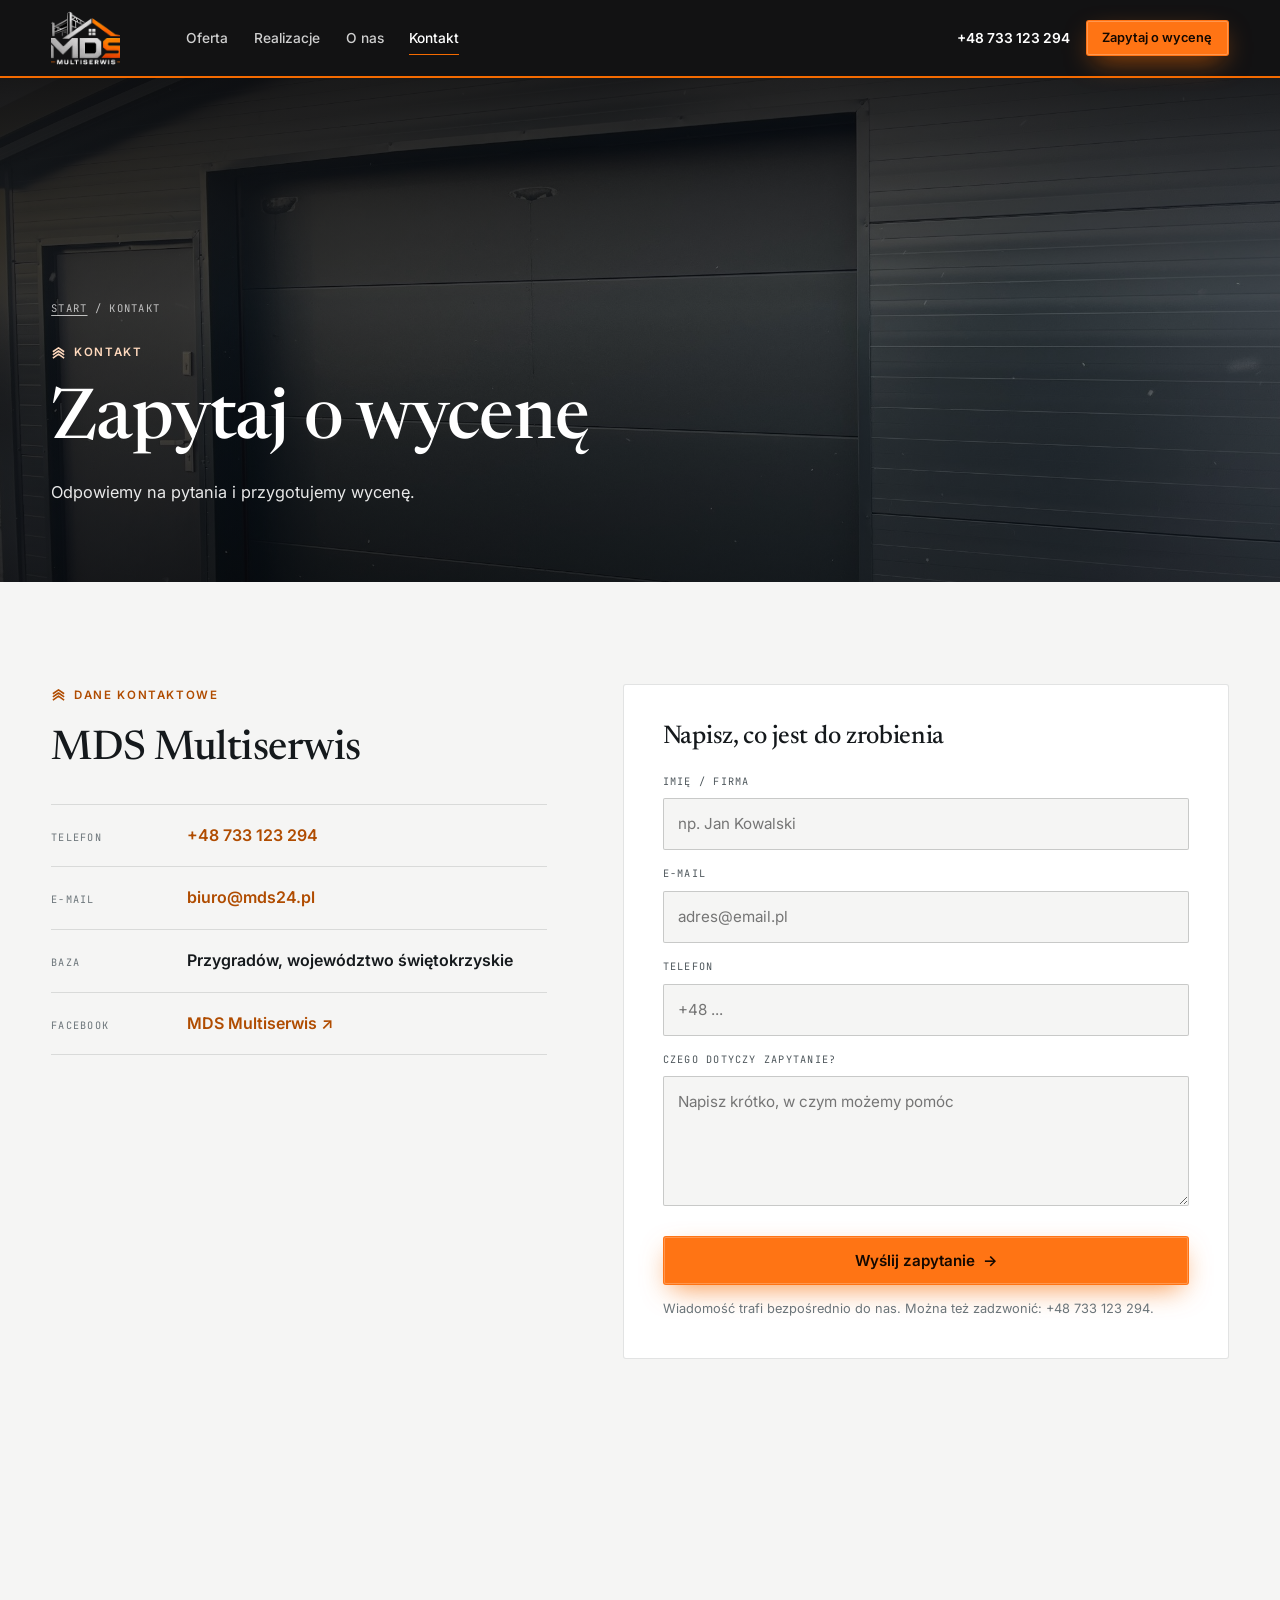
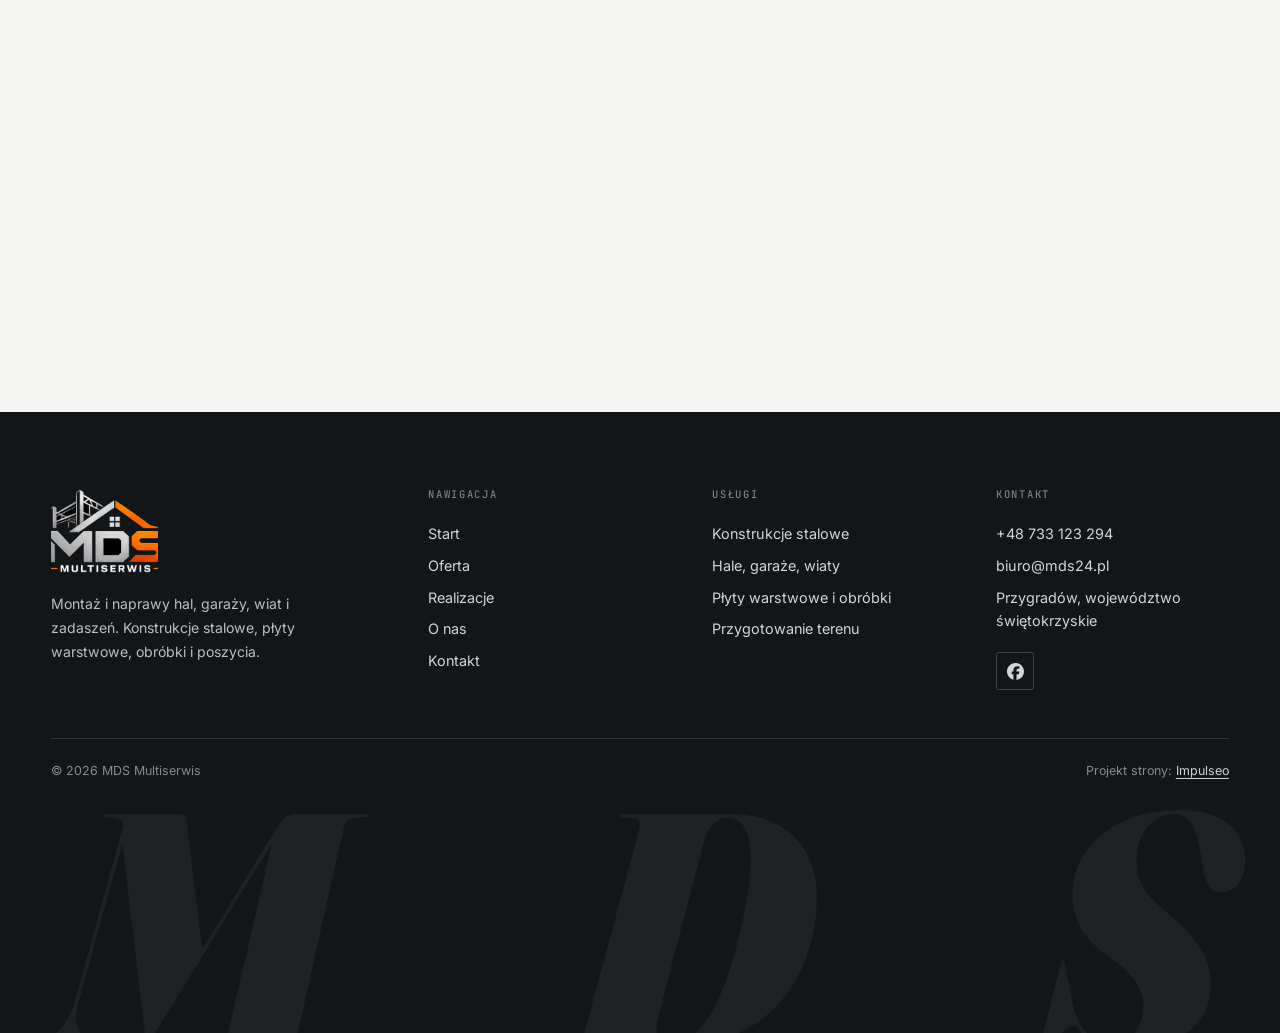
<file: kontakt.html>
<!DOCTYPE html>
<html lang="pl">
<head>
<meta charset="UTF-8">
<meta name="viewport" content="width=device-width, initial-scale=1.0">
<title>Kontakt - MDS Multiserwis</title>
<meta name="description" content="Kontakt MDS Multiserwis - Przygradów, województwo świętokrzyskie">
<link rel="canonical" href="https://kris20032.github.io/mds-multiserwis/kontakt.html">
<meta name="robots" content="noindex, nofollow">
<meta property="og:type" content="website">
<meta property="og:locale" content="pl_PL">
<meta property="og:site_name" content="MDS Multiserwis">
<meta property="og:title" content="Kontakt - MDS Multiserwis">
<meta property="og:description" content="Kontakt MDS Multiserwis - Przygradów, województwo świętokrzyskie">
<meta property="og:url" content="https://kris20032.github.io/mds-multiserwis/kontakt.html">
<meta property="og:image" content="https://kris20032.github.io/mds-multiserwis/img/og.jpg">
<meta property="og:image:width" content="1200">
<meta property="og:image:height" content="630">
<meta name="twitter:card" content="summary_large_image">
<link rel="preconnect" href="https://fonts.googleapis.com">
<link rel="preconnect" href="https://fonts.gstatic.com" crossorigin>
<link href="https://fonts.googleapis.com/css2?family=Fraunces:ital,opsz,wght@1,9..144,900&family=Newsreader:opsz,wght@6..72,400;6..72,500&family=Inter:wght@400;500;600;700&family=JetBrains+Mono:wght@400;500;700&display=swap" rel="stylesheet">
<link rel="stylesheet" href="assets/styles.css?v=sw1">
<meta name="theme-color" content="#0e0f11">
</head>
<body>

<header class="site-header is-static" id="top-bar">
  <div class="sh-in">
    <a class="brand" href="index.html"><img class="brand-logo" src="img/logo-nav.png" alt="MDS Multiserwis - logo" width="306" height="240" decoding="async"></a>
    <nav class="sh-links" aria-label="Menu">
      <a href="oferta.html">Oferta</a>
      <a href="realizacje.html">Realizacje</a>
      <a href="o-nas.html">O nas</a>
      <a href="kontakt.html" aria-current="page">Kontakt</a>
    </nav>
    <div class="sh-cta"><a class="tel" href="tel:+48733123294">+48 733 123 294</a><a class="btn btn-glow btn-sm" href="kontakt.html">Zapytaj o wycenę</a></div>
    <button class="burger" type="button" aria-label="Otwórz menu" data-menu><span></span><span></span><span></span></button>
  </div>
</header>
<div class="mnav" id="mnav" aria-hidden="true">
  <div class="mnav-top"><span class="brand"><img class="brand-logo" src="img/logo-nav.png" alt="MDS Multiserwis - logo" width="306" height="240" loading="lazy" decoding="async"></span><button class="mnav-close" type="button" aria-label="Zamknij menu" data-menu-close>×</button></div>
  <nav>
    <a href="index.html">Start<span>→</span></a>
    <a href="oferta.html">Oferta<span>→</span></a>
    <a href="realizacje.html">Realizacje<span>→</span></a>
    <a href="o-nas.html">O nas<span>→</span></a>
    <a href="kontakt.html">Kontakt<span>→</span></a>
  </nav>
  <a class="btn btn-glow" href="tel:+48733123294"><svg width="16" height="16" viewBox="0 0 24 24" fill="none" aria-hidden="true"><path d="M6.6 10.8a15.5 15.5 0 0 0 6.6 6.6l2.2-2.2a1 1 0 0 1 1-.24 11.4 11.4 0 0 0 3.6.58 1 1 0 0 1 1 1V20a1 1 0 0 1-1 1A17 17 0 0 1 3 4a1 1 0 0 1 1-1h3.5a1 1 0 0 1 1 1c0 1.25.2 2.46.58 3.6a1 1 0 0 1-.25 1l-2.23 2.2Z" fill="currentColor"/></svg> Zadzwoń +48 733 123 294</a>
</div>

<main>
<section class="pagehead">
  <img src="img/ph3.jpg" alt="Garaż z płyt warstwowych, realizacja MDS Multiserwis" width="2048" height="1280" fetchpriority="high" decoding="async">
  <div class="wrap">
    <div class="crumbs"><a href="index.html">Start</a> / Kontakt</div>
    <span class="eyebrow"><svg viewBox="0 0 16 16" aria-hidden="true"><path d="M2 7.2 8 3l6 4.2M2 10.6 8 6.4l6 4.2M2 14 8 9.8l6 4.2" fill="none" stroke="currentColor" stroke-width="1.7" stroke-linejoin="round"/></svg>Kontakt</span>
    <h1>Zapytaj o wycenę</h1>
    <p>Odpowiemy na pytania i przygotujemy wycenę.</p>
  </div>
</section>

<section class="sec bg-paper">
  <div class="wrap contact">
    <div class="reveal">
      <span class="eyebrow"><svg viewBox="0 0 16 16" aria-hidden="true"><path d="M2 7.2 8 3l6 4.2M2 10.6 8 6.4l6 4.2M2 14 8 9.8l6 4.2" fill="none" stroke="currentColor" stroke-width="1.7" stroke-linejoin="round"/></svg>Dane kontaktowe</span>
      <h2>MDS Multiserwis</h2>
      <dl class="info">
        <div><dt>Telefon</dt><dd><a href="tel:+48733123294">+48 733 123 294</a></dd></div>
        <div><dt>E-mail</dt><dd><a href="mailto:biuro@mds24.pl">biuro@mds24.pl</a></dd></div>
        <div><dt>Baza</dt><dd>Przygradów, województwo świętokrzyskie</dd></div>
        <div><dt>Facebook</dt><dd><a href="https://www.facebook.com/p/MDS-Multiserwis-61585844955465/" target="_blank" rel="noopener">MDS Multiserwis ↗</a></dd></div>
      </dl>
    </div>
    <div class="reveal">
      <form class="form" action="https://formsubmit.co/biuro@mds24.pl" method="POST">
        <h3>Napisz, co jest do zrobienia</h3>
        <input type="hidden" name="_subject" value="Zapytanie ze strony MDS Multiserwis">
        <input type="hidden" name="_captcha" value="false">
        <input type="hidden" name="_template" value="table">
        <div class="fld"><label for="name">Imię / firma</label><input id="name" name="name" type="text" placeholder="np. Jan Kowalski" required></div>
        <div class="fld"><label for="email">E-mail</label><input id="email" name="email" type="email" placeholder="adres@email.pl" required></div>
        <div class="fld"><label for="phone">Telefon</label><input id="phone" name="phone" type="tel" placeholder="+48 ..."></div>
        <div class="fld"><label for="msg">Czego dotyczy zapytanie?</label><textarea id="msg" name="message" placeholder="Napisz krótko, w czym możemy pomóc" required></textarea></div>
        <button type="submit" class="btn btn-glow">Wyślij zapytanie <span>→</span></button>
        <p class="note">Wiadomość trafi bezpośrednio do nas. Można też zadzwonić: +48 733 123 294.</p>
      </form>
    </div>
  </div>
</section>
<section class="sec bg-paper" style="padding-top:0">
  <div class="wrap reveal">
    <iframe class="map" style="aspect-ratio:21/8" title="MDS Multiserwis - Przygradów" src="https://maps.google.com/maps?q=MDS%20Multiserwis%20Przygrad%C3%B3w&amp;z=13&amp;output=embed" loading="lazy" referrerpolicy="no-referrer-when-downgrade"></iframe>
  </div>
</section>
</main>

<footer>
  <div class="wrap">
    <div class="foot-grid">
      <div class="foot-brand">
        <a class="brand" href="index.html"><img class="brand-logo" src="img/logo-nav.png" alt="MDS Multiserwis - logo" width="306" height="240" loading="lazy" decoding="async"></a>
        <p>Montaż i naprawy hal, garaży, wiat i zadaszeń. Konstrukcje stalowe, płyty warstwowe, obróbki i poszycia.</p>
      </div>
      <div class="col">
        <h4>Nawigacja</h4>
        <a href="index.html">Start</a>
        <a href="oferta.html">Oferta</a>
        <a href="realizacje.html">Realizacje</a>
        <a href="o-nas.html">O nas</a>
        <a href="kontakt.html">Kontakt</a>
      </div>
      <div class="col">
        <h4>Usługi</h4>
        <a href="oferta.html">Konstrukcje stalowe</a>
        <a href="oferta.html">Hale, garaże, wiaty</a>
        <a href="oferta.html">Płyty warstwowe i obróbki</a>
        <a href="oferta.html">Przygotowanie terenu</a>
      </div>
      <div class="col">
        <h4>Kontakt</h4>
        <a href="tel:+48733123294">+48 733 123 294</a>
        <a href="mailto:biuro@mds24.pl">biuro@mds24.pl</a>
        <p>Przygradów, województwo świętokrzyskie</p>
        <div class="foot-soc">
          <a class="soc" href="https://www.facebook.com/p/MDS-Multiserwis-61585844955465/" target="_blank" rel="noopener" aria-label="Facebook - MDS Multiserwis"><svg viewBox="0 0 24 24" aria-hidden="true" focusable="false"><path d="M9.101 23.691v-7.98H6.627v-3.667h2.474v-1.58c0-4.085 1.848-5.978 5.858-5.978.401 0 .955.042 1.468.103a8.68 8.68 0 0 1 1.141.195v3.325a8.623 8.623 0 0 0-.653-.036 26.805 26.805 0 0 0-.733-.009c-.707 0-1.259.096-1.675.309a1.686 1.686 0 0 0-.679.622c-.258.42-.374.995-.374 1.752v1.297h3.919l-.386 2.103-.287 1.564h-3.246v8.245C19.396 23.238 24 18.179 24 12.044c0-6.627-5.373-12-12-12s-12 5.373-12 12c0 5.628 3.874 10.35 9.101 11.647Z" fill="currentColor"/></svg></a>
        </div>
      </div>
    </div>
    <div class="foot-bot">
      <span>© 2026 MDS Multiserwis</span>
      <span>Projekt strony: <a class="foot-credit" href="https://impulseo.pl" target="_blank" rel="noopener">Impulseo</a></span>
    </div>
  </div>
  <div class="foot-mark" aria-hidden="true"><span>M</span><span>D</span><span>S</span></div>
</footer>
<div class="sticky-call"><a class="sc-call" href="tel:+48733123294"><svg width="16" height="16" viewBox="0 0 24 24" fill="none" aria-hidden="true"><path d="M6.6 10.8a15.5 15.5 0 0 0 6.6 6.6l2.2-2.2a1 1 0 0 1 1-.24 11.4 11.4 0 0 0 3.6.58 1 1 0 0 1 1 1V20a1 1 0 0 1-1 1A17 17 0 0 1 3 4a1 1 0 0 1 1-1h3.5a1 1 0 0 1 1 1c0 1.25.2 2.46.58 3.6a1 1 0 0 1-.25 1l-2.23 2.2Z" fill="currentColor"/></svg> Zadzwoń</a><a class="sc-quote" href="kontakt.html">Zapytaj o wycenę</a></div>
<div class="demo-wazne" data-do="2026-11-19" data-cykl="3" hidden><svg class="dw-ico" width="13" height="13" viewBox="0 0 24 24" fill="none" aria-hidden="true"><circle cx="12" cy="12" r="8.6" stroke="currentColor" stroke-width="1.8"/><path d="M12 7.2V12l3.3 2" stroke="currentColor" stroke-width="1.8" stroke-linecap="round"/></svg><span class="dw-txt"></span></div>
<div class="lb" id="lb" aria-hidden="true"><button type="button" aria-label="Zamknij">×</button><img alt=""></div>

<script src="assets/main.js?v=sw1"></script>
</body>
</html>
</file>
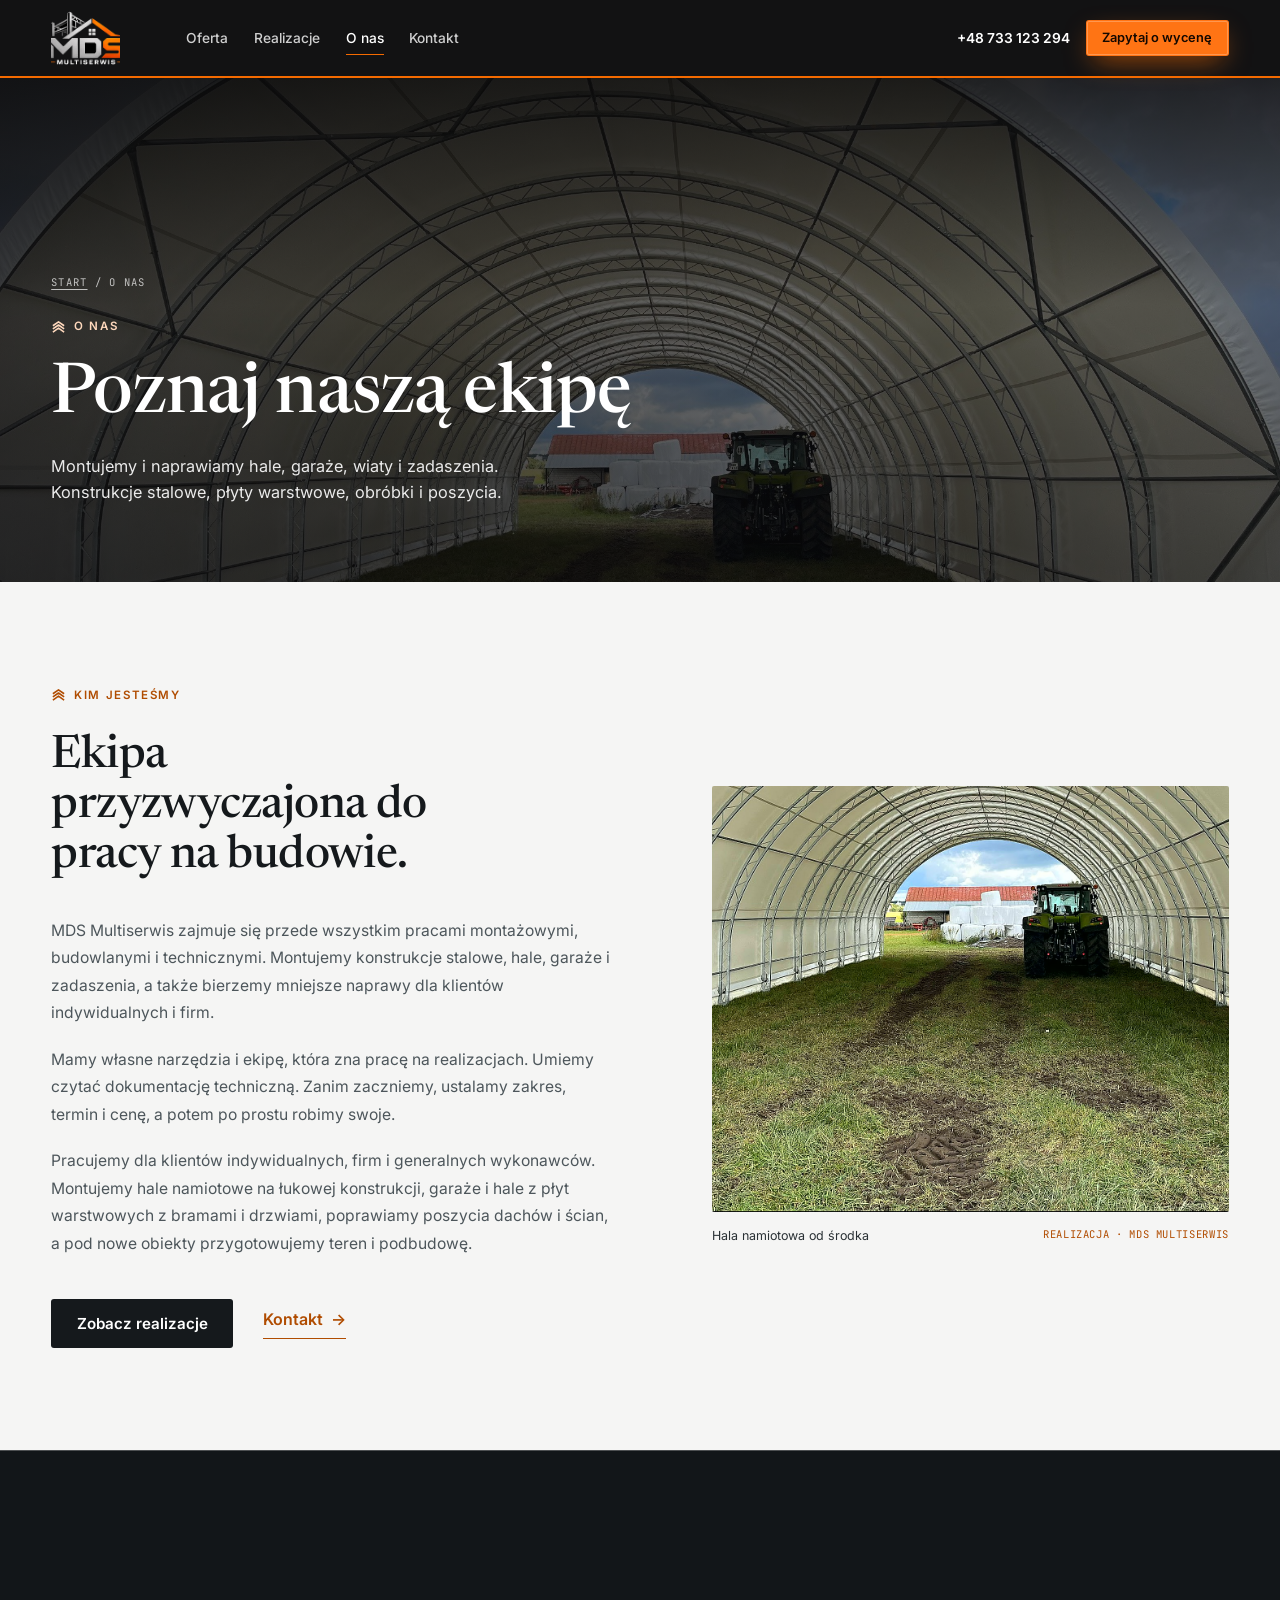
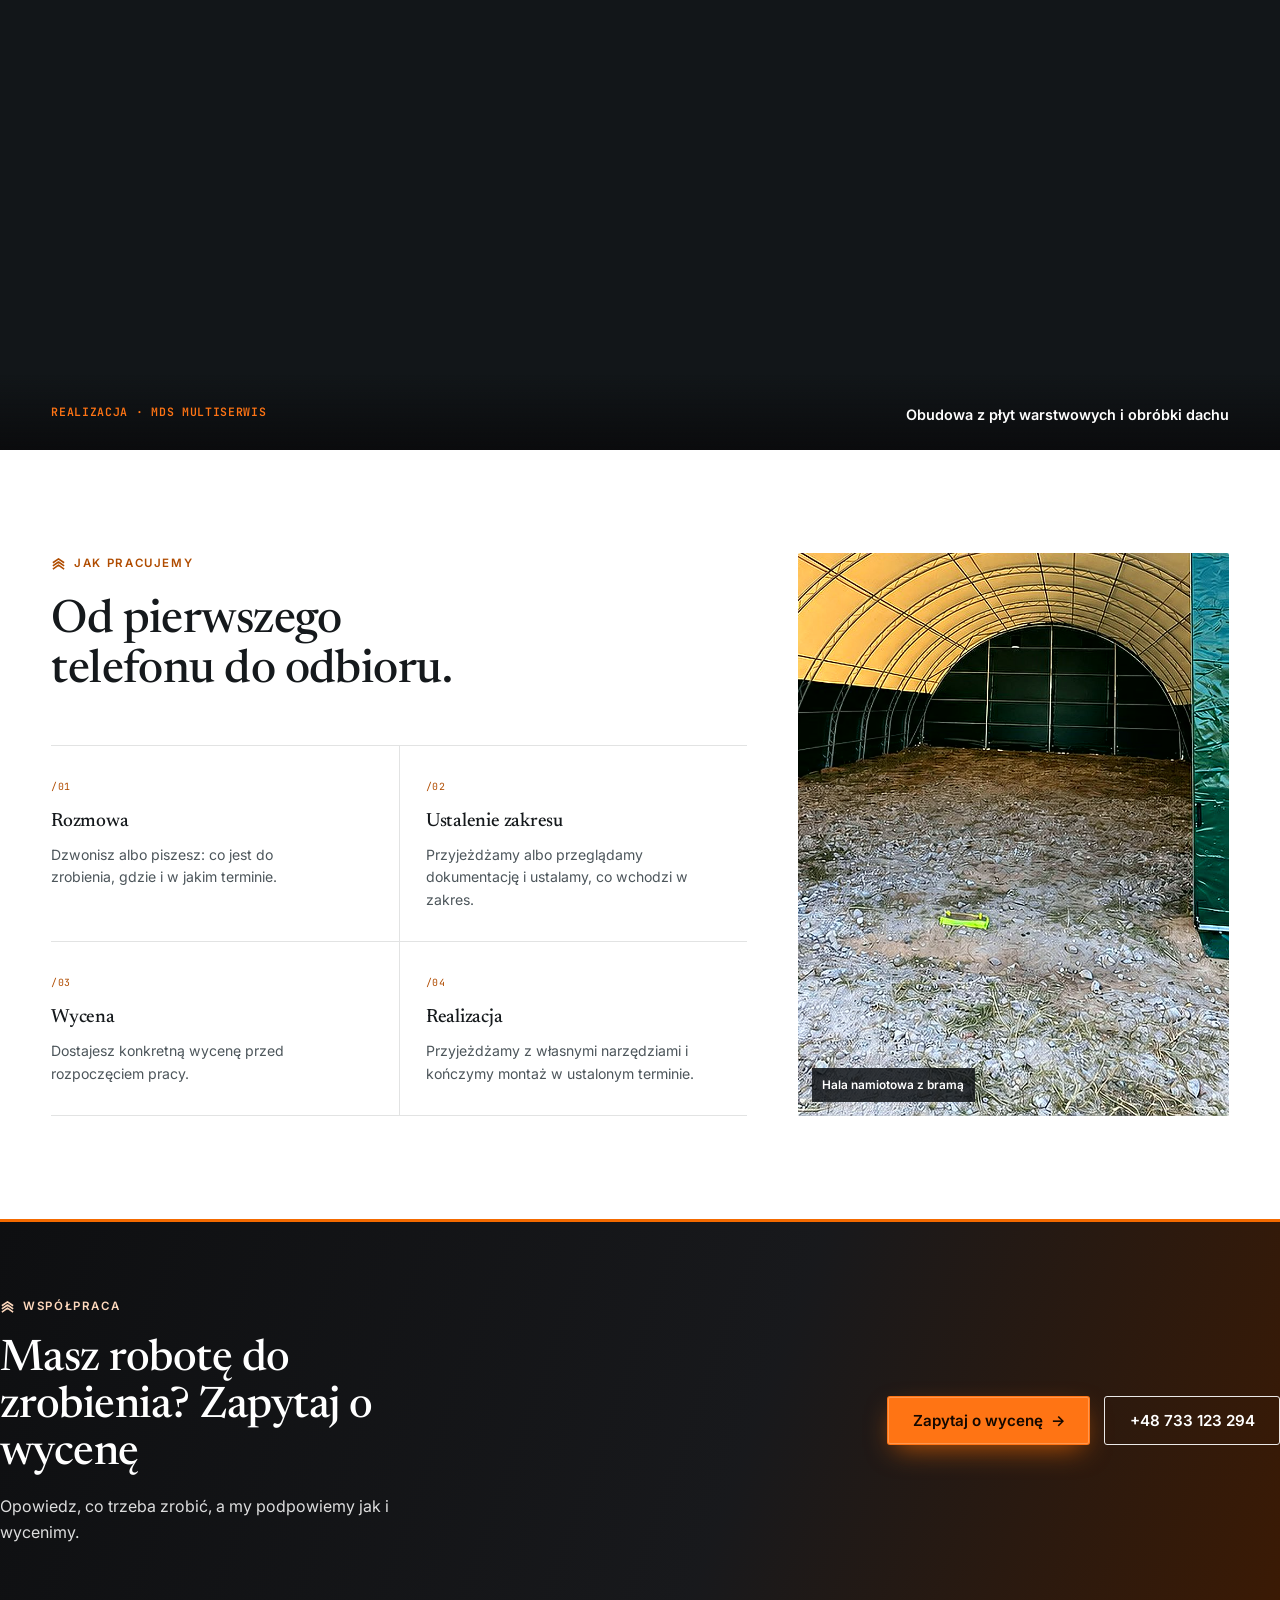
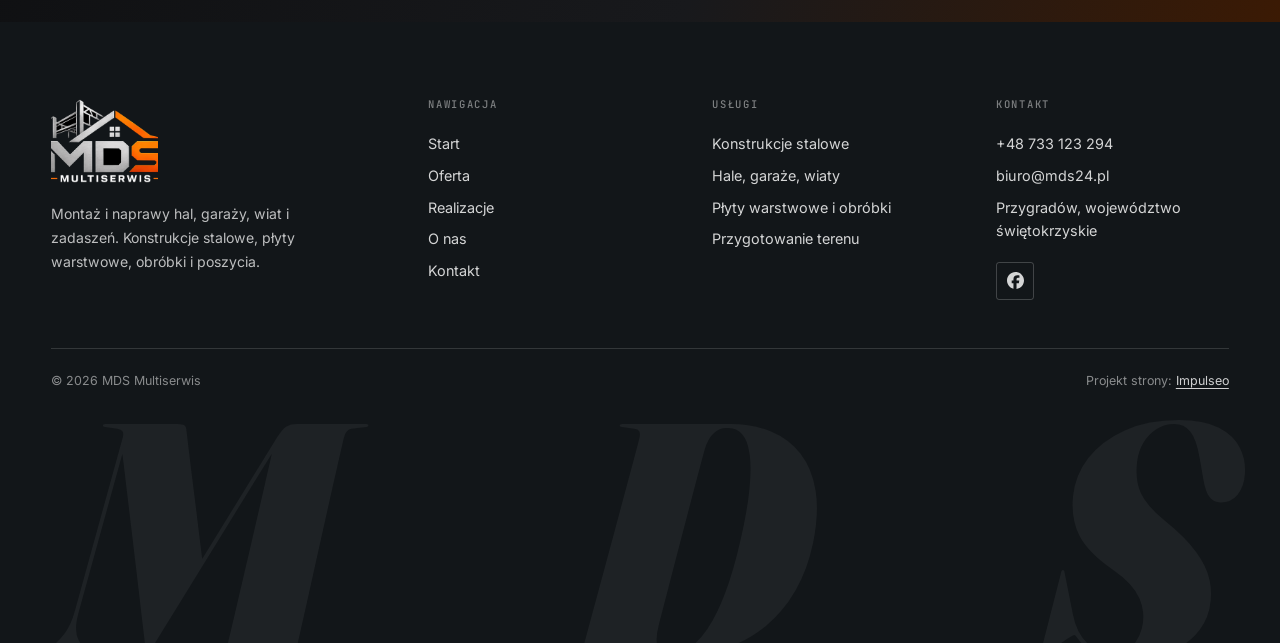
<file: o-nas.html>
<!DOCTYPE html>
<html lang="pl">
<head>
<meta charset="UTF-8">
<meta name="viewport" content="width=device-width, initial-scale=1.0">
<title>O nas - MDS Multiserwis</title>
<meta name="description" content="MDS Multiserwis - montaż i demontaż konstrukcji stalowych, hal, garaży, wiat i zadaszeń, montaż płyt warstwowych i obróbek, naprawy poszyć dachowych i ściennych. Przygradów, świętokrzyskie. Tel. 733 123 294.">
<link rel="canonical" href="https://kris20032.github.io/mds-multiserwis/o-nas.html">
<meta name="robots" content="noindex, nofollow">
<meta property="og:type" content="website">
<meta property="og:locale" content="pl_PL">
<meta property="og:site_name" content="MDS Multiserwis">
<meta property="og:title" content="O nas - MDS Multiserwis">
<meta property="og:description" content="MDS Multiserwis - montaż i demontaż konstrukcji stalowych, hal, garaży, wiat i zadaszeń, montaż płyt warstwowych i obróbek, naprawy poszyć dachowych i ściennych. Przygradów, świętokrzyskie. Tel. 733 123 294.">
<meta property="og:url" content="https://kris20032.github.io/mds-multiserwis/o-nas.html">
<meta property="og:image" content="https://kris20032.github.io/mds-multiserwis/img/og.jpg">
<meta property="og:image:width" content="1200">
<meta property="og:image:height" content="630">
<meta name="twitter:card" content="summary_large_image">
<link rel="preconnect" href="https://fonts.googleapis.com">
<link rel="preconnect" href="https://fonts.gstatic.com" crossorigin>
<link href="https://fonts.googleapis.com/css2?family=Fraunces:ital,opsz,wght@1,9..144,900&family=Newsreader:opsz,wght@6..72,400;6..72,500&family=Inter:wght@400;500;600;700&family=JetBrains+Mono:wght@400;500;700&display=swap" rel="stylesheet">
<link rel="stylesheet" href="assets/styles.css?v=sw1">
<meta name="theme-color" content="#0e0f11">
</head>
<body>

<header class="site-header is-static" id="top-bar">
  <div class="sh-in">
    <a class="brand" href="index.html"><img class="brand-logo" src="img/logo-nav.png" alt="MDS Multiserwis - logo" width="306" height="240" decoding="async"></a>
    <nav class="sh-links" aria-label="Menu">
      <a href="oferta.html">Oferta</a>
      <a href="realizacje.html">Realizacje</a>
      <a href="o-nas.html" aria-current="page">O nas</a>
      <a href="kontakt.html">Kontakt</a>
    </nav>
    <div class="sh-cta"><a class="tel" href="tel:+48733123294">+48 733 123 294</a><a class="btn btn-glow btn-sm" href="kontakt.html">Zapytaj o wycenę</a></div>
    <button class="burger" type="button" aria-label="Otwórz menu" data-menu><span></span><span></span><span></span></button>
  </div>
</header>
<div class="mnav" id="mnav" aria-hidden="true">
  <div class="mnav-top"><span class="brand"><img class="brand-logo" src="img/logo-nav.png" alt="MDS Multiserwis - logo" width="306" height="240" loading="lazy" decoding="async"></span><button class="mnav-close" type="button" aria-label="Zamknij menu" data-menu-close>×</button></div>
  <nav>
    <a href="index.html">Start<span>→</span></a>
    <a href="oferta.html">Oferta<span>→</span></a>
    <a href="realizacje.html">Realizacje<span>→</span></a>
    <a href="o-nas.html">O nas<span>→</span></a>
    <a href="kontakt.html">Kontakt<span>→</span></a>
  </nav>
  <a class="btn btn-glow" href="tel:+48733123294"><svg width="16" height="16" viewBox="0 0 24 24" fill="none" aria-hidden="true"><path d="M6.6 10.8a15.5 15.5 0 0 0 6.6 6.6l2.2-2.2a1 1 0 0 1 1-.24 11.4 11.4 0 0 0 3.6.58 1 1 0 0 1 1 1V20a1 1 0 0 1-1 1A17 17 0 0 1 3 4a1 1 0 0 1 1-1h3.5a1 1 0 0 1 1 1c0 1.25.2 2.46.58 3.6a1 1 0 0 1-.25 1l-2.23 2.2Z" fill="currentColor"/></svg> Zadzwoń +48 733 123 294</a>
</div>

<main>
<section class="pagehead">
  <img src="img/ph2.jpg" alt="Wnętrze hali namiotowej zmontowanej przez MDS Multiserwis" width="2048" height="1280" fetchpriority="high" decoding="async">
  <div class="wrap">
    <div class="crumbs"><a href="index.html">Start</a> / O nas</div>
    <span class="eyebrow"><svg viewBox="0 0 16 16" aria-hidden="true"><path d="M2 7.2 8 3l6 4.2M2 10.6 8 6.4l6 4.2M2 14 8 9.8l6 4.2" fill="none" stroke="currentColor" stroke-width="1.7" stroke-linejoin="round"/></svg>O nas</span>
    <h1>Poznaj naszą ekipę</h1>
    <p>Montujemy i naprawiamy hale, garaże, wiaty i zadaszenia. Konstrukcje stalowe, płyty warstwowe, obróbki i poszycia.</p>
  </div>
</section>

<section class="sec bg-paper">
  <div class="wrap about">
    <div class="reveal">
      <span class="eyebrow"><svg viewBox="0 0 16 16" aria-hidden="true"><path d="M2 7.2 8 3l6 4.2M2 10.6 8 6.4l6 4.2M2 14 8 9.8l6 4.2" fill="none" stroke="currentColor" stroke-width="1.7" stroke-linejoin="round"/></svg>Kim jesteśmy</span>
      <h2>Ekipa przyzwyczajona do pracy na budowie.</h2>
      <p>MDS Multiserwis zajmuje się przede wszystkim pracami montażowymi, budowlanymi i technicznymi. Montujemy konstrukcje stalowe, hale, garaże i zadaszenia, a także bierzemy mniejsze naprawy dla klientów indywidualnych i firm.</p>
      <p>Mamy własne narzędzia i ekipę, która zna pracę na realizacjach. Umiemy czytać dokumentację techniczną. Zanim zaczniemy, ustalamy zakres, termin i cenę, a potem po prostu robimy swoje.</p>
      <p>Pracujemy dla klientów indywidualnych, firm i generalnych wykonawców. Montujemy hale namiotowe na łukowej konstrukcji, garaże i hale z płyt warstwowych z bramami i drzwiami, poprawiamy poszycia dachów i ścian, a pod nowe obiekty przygotowujemy teren i podbudowę.</p>
      <div class="about-actions">
        <a class="btn btn-dark" href="realizacje.html">Zobacz realizacje</a>
        <a class="link-u" href="kontakt.html">Kontakt <span>→</span></a>
      </div>
    </div>
    <figure class="fig reveal">
      <img src="img/g6.jpg" alt="Hala namiotowa od środka, realizacja MDS Multiserwis" width="1400" height="1048" loading="lazy" decoding="async">
      <figcaption><span>Hala namiotowa od środka</span><span class="mono">Realizacja · MDS Multiserwis</span></figcaption>
    </figure>
  </div>
</section>

<section class="stopklatka" aria-label="Obudowa hali z płyt warstwowych">
  <div class="stk-bg" style="background-image:url(img/ph1.jpg)"></div>
  <p class="stk-cap"><span class="mono">Realizacja · MDS Multiserwis</span><span>Obudowa z płyt warstwowych i obróbki dachu</span></p>
</section>

<section class="sec bg-white">
  <div class="wrap why">
    <div class="reveal">
      <span class="eyebrow"><svg viewBox="0 0 16 16" aria-hidden="true"><path d="M2 7.2 8 3l6 4.2M2 10.6 8 6.4l6 4.2M2 14 8 9.8l6 4.2" fill="none" stroke="currentColor" stroke-width="1.7" stroke-linejoin="round"/></svg>Jak pracujemy</span>
      <h2>Od pierwszego telefonu do odbioru.</h2>
      <div class="why-grid">
        <div><span class="mono">/01</span><h3>Rozmowa</h3><p>Dzwonisz albo piszesz: co jest do zrobienia, gdzie i w jakim terminie.</p></div>
        <div><span class="mono">/02</span><h3>Ustalenie zakresu</h3><p>Przyjeżdżamy albo przeglądamy dokumentację i ustalamy, co wchodzi w zakres.</p></div>
        <div><span class="mono">/03</span><h3>Wycena</h3><p>Dostajesz konkretną wycenę przed rozpoczęciem pracy.</p></div>
        <div><span class="mono">/04</span><h3>Realizacja</h3><p>Przyjeżdżamy z własnymi narzędziami i kończymy montaż w ustalonym terminie.</p></div>
      </div>
    </div>
    <figure class="why-photo reveal">
      <img src="img/g7.jpg" alt="Hala namiotowa z bramą, realizacja MDS Multiserwis" width="1400" height="1050" loading="lazy" decoding="async">
      <figcaption>Hala namiotowa z bramą</figcaption>
    </figure>
  </div>
</section>

<section class="cta-band">
  <div class="wrap cta-in">
    <div class="reveal">
      <span class="eyebrow on-dark"><svg viewBox="0 0 16 16" aria-hidden="true"><path d="M2 7.2 8 3l6 4.2M2 10.6 8 6.4l6 4.2M2 14 8 9.8l6 4.2" fill="none" stroke="currentColor" stroke-width="1.7" stroke-linejoin="round"/></svg>Współpraca</span>
      <h2 style="margin-top:1rem">Masz robotę do zrobienia? Zapytaj o wycenę</h2>
      <p>Opowiedz, co trzeba zrobić, a my podpowiemy jak i wycenimy.</p>
    </div>
    <div class="row reveal">
      <a class="btn btn-glow" href="kontakt.html">Zapytaj o wycenę <span>→</span></a>
      <a class="btn btn-line" href="tel:+48733123294">+48 733 123 294</a>
    </div>
  </div>
</section>
</main>

<footer>
  <div class="wrap">
    <div class="foot-grid">
      <div class="foot-brand">
        <a class="brand" href="index.html"><img class="brand-logo" src="img/logo-nav.png" alt="MDS Multiserwis - logo" width="306" height="240" loading="lazy" decoding="async"></a>
        <p>Montaż i naprawy hal, garaży, wiat i zadaszeń. Konstrukcje stalowe, płyty warstwowe, obróbki i poszycia.</p>
      </div>
      <div class="col">
        <h4>Nawigacja</h4>
        <a href="index.html">Start</a>
        <a href="oferta.html">Oferta</a>
        <a href="realizacje.html">Realizacje</a>
        <a href="o-nas.html">O nas</a>
        <a href="kontakt.html">Kontakt</a>
      </div>
      <div class="col">
        <h4>Usługi</h4>
        <a href="oferta.html">Konstrukcje stalowe</a>
        <a href="oferta.html">Hale, garaże, wiaty</a>
        <a href="oferta.html">Płyty warstwowe i obróbki</a>
        <a href="oferta.html">Przygotowanie terenu</a>
      </div>
      <div class="col">
        <h4>Kontakt</h4>
        <a href="tel:+48733123294">+48 733 123 294</a>
        <a href="mailto:biuro@mds24.pl">biuro@mds24.pl</a>
        <p>Przygradów, województwo świętokrzyskie</p>
        <div class="foot-soc">
          <a class="soc" href="https://www.facebook.com/p/MDS-Multiserwis-61585844955465/" target="_blank" rel="noopener" aria-label="Facebook - MDS Multiserwis"><svg viewBox="0 0 24 24" aria-hidden="true" focusable="false"><path d="M9.101 23.691v-7.98H6.627v-3.667h2.474v-1.58c0-4.085 1.848-5.978 5.858-5.978.401 0 .955.042 1.468.103a8.68 8.68 0 0 1 1.141.195v3.325a8.623 8.623 0 0 0-.653-.036 26.805 26.805 0 0 0-.733-.009c-.707 0-1.259.096-1.675.309a1.686 1.686 0 0 0-.679.622c-.258.42-.374.995-.374 1.752v1.297h3.919l-.386 2.103-.287 1.564h-3.246v8.245C19.396 23.238 24 18.179 24 12.044c0-6.627-5.373-12-12-12s-12 5.373-12 12c0 5.628 3.874 10.35 9.101 11.647Z" fill="currentColor"/></svg></a>
        </div>
      </div>
    </div>
    <div class="foot-bot">
      <span>© 2026 MDS Multiserwis</span>
      <span>Projekt strony: <a class="foot-credit" href="https://impulseo.pl" target="_blank" rel="noopener">Impulseo</a></span>
    </div>
  </div>
  <div class="foot-mark" aria-hidden="true"><span>M</span><span>D</span><span>S</span></div>
</footer>
<div class="sticky-call"><a class="sc-call" href="tel:+48733123294"><svg width="16" height="16" viewBox="0 0 24 24" fill="none" aria-hidden="true"><path d="M6.6 10.8a15.5 15.5 0 0 0 6.6 6.6l2.2-2.2a1 1 0 0 1 1-.24 11.4 11.4 0 0 0 3.6.58 1 1 0 0 1 1 1V20a1 1 0 0 1-1 1A17 17 0 0 1 3 4a1 1 0 0 1 1-1h3.5a1 1 0 0 1 1 1c0 1.25.2 2.46.58 3.6a1 1 0 0 1-.25 1l-2.23 2.2Z" fill="currentColor"/></svg> Zadzwoń</a><a class="sc-quote" href="kontakt.html">Zapytaj o wycenę</a></div>
<div class="demo-wazne" data-do="2026-11-19" data-cykl="3" hidden><svg class="dw-ico" width="13" height="13" viewBox="0 0 24 24" fill="none" aria-hidden="true"><circle cx="12" cy="12" r="8.6" stroke="currentColor" stroke-width="1.8"/><path d="M12 7.2V12l3.3 2" stroke="currentColor" stroke-width="1.8" stroke-linecap="round"/></svg><span class="dw-txt"></span></div>
<div class="lb" id="lb" aria-hidden="true"><button type="button" aria-label="Zamknij">×</button><img alt=""></div>

<script src="assets/main.js?v=sw1"></script>
</body>
</html>
</file>
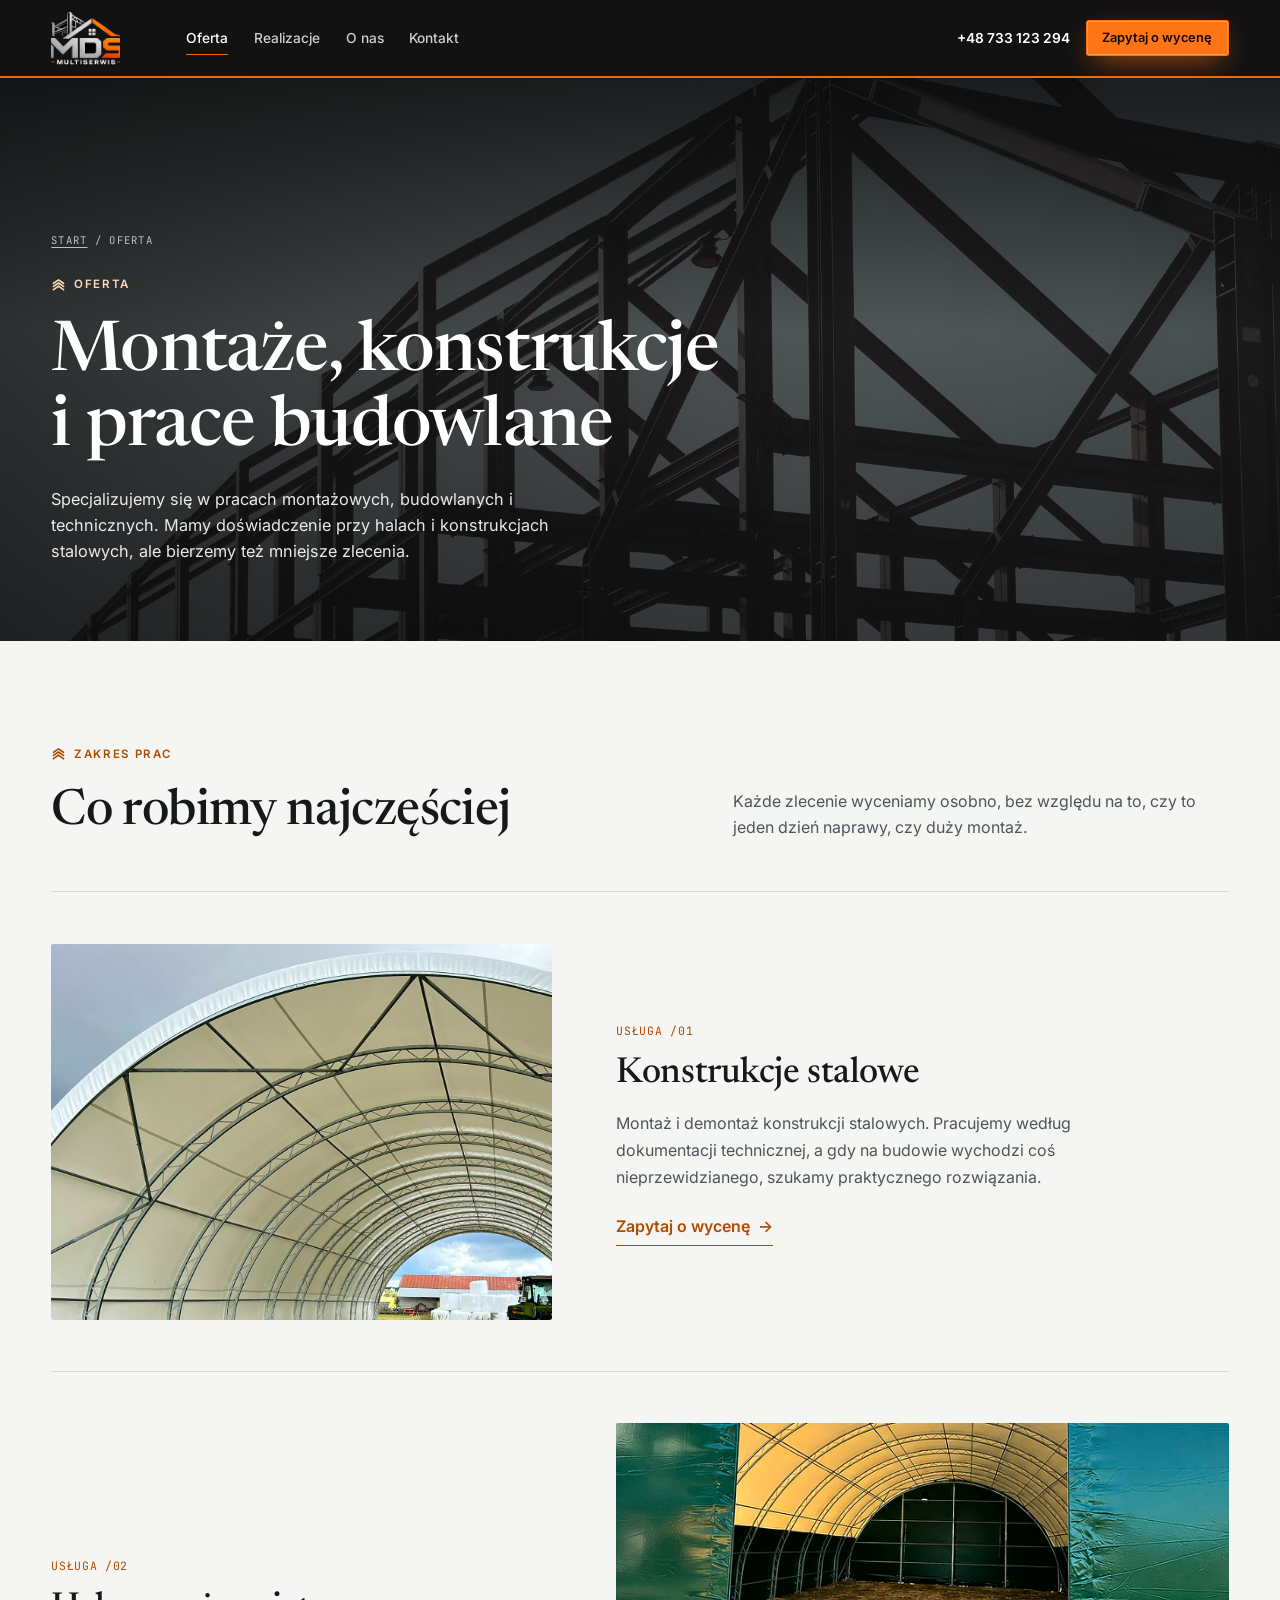
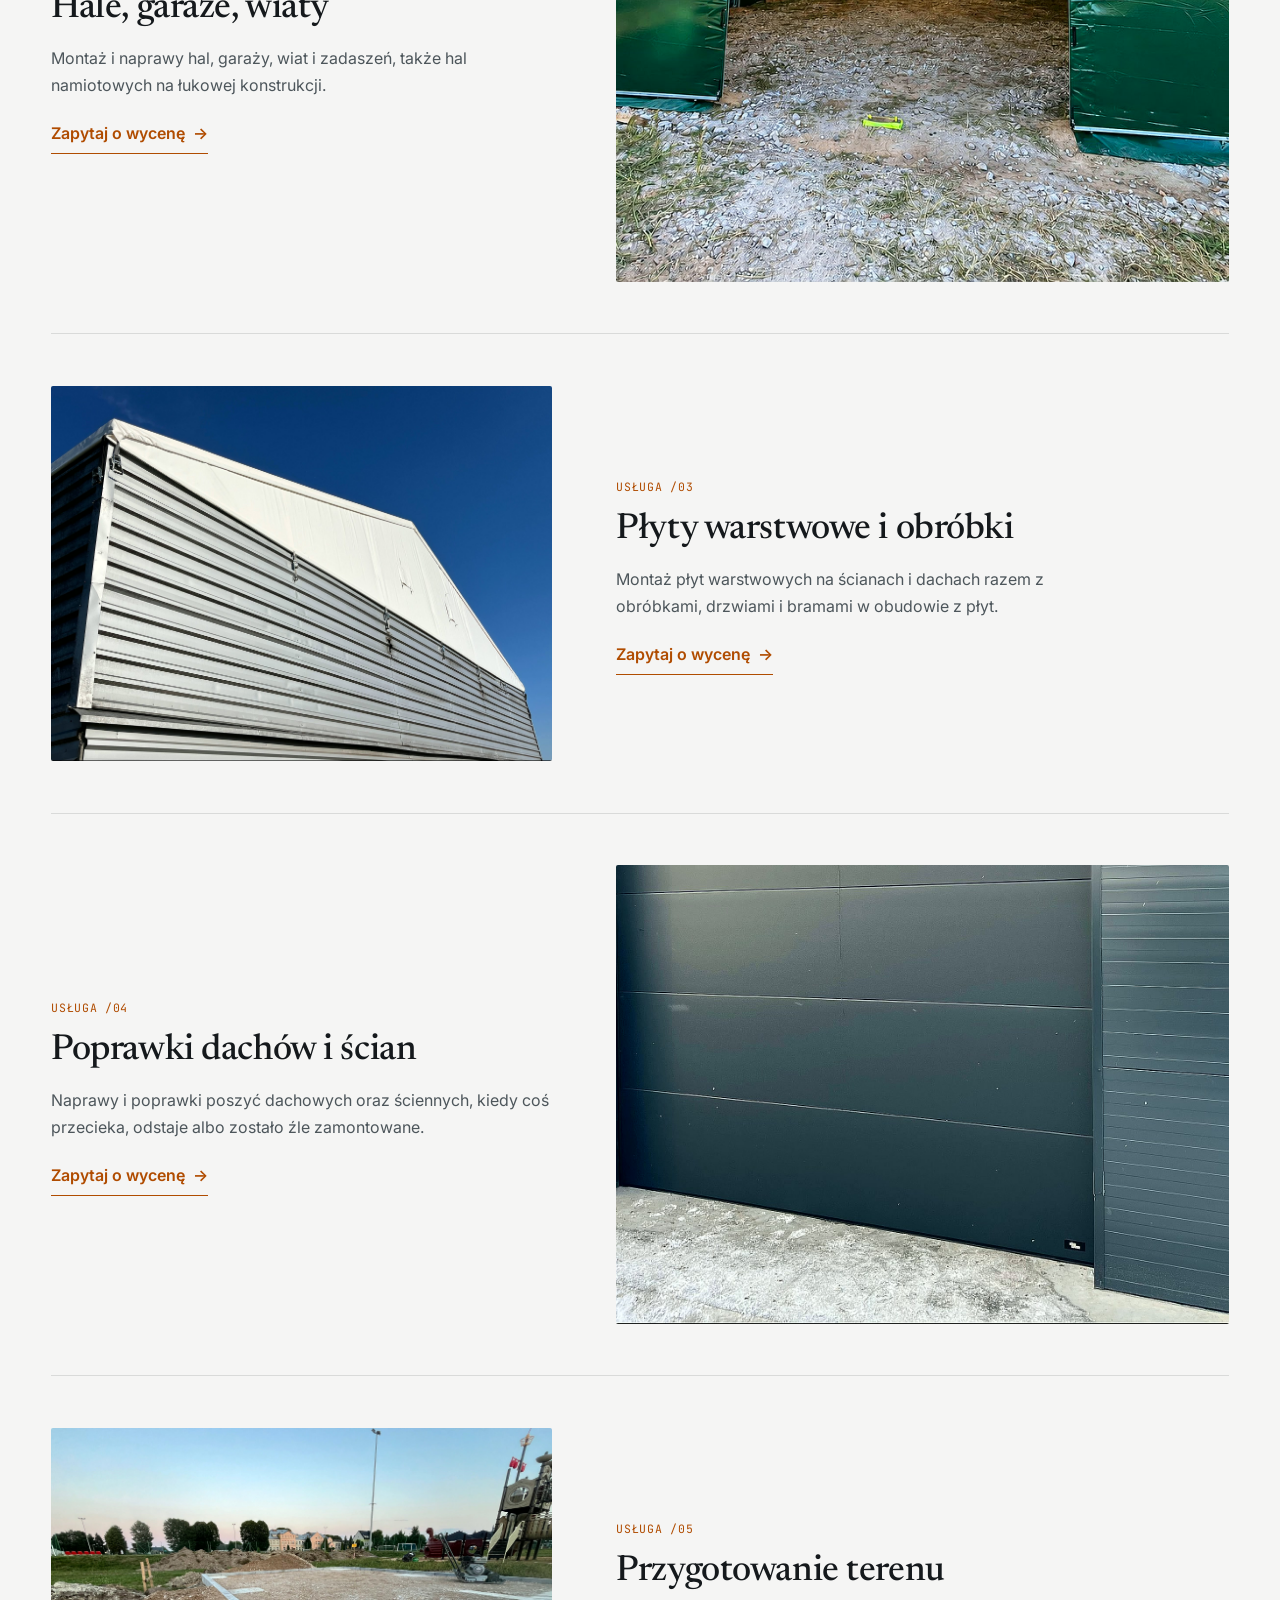
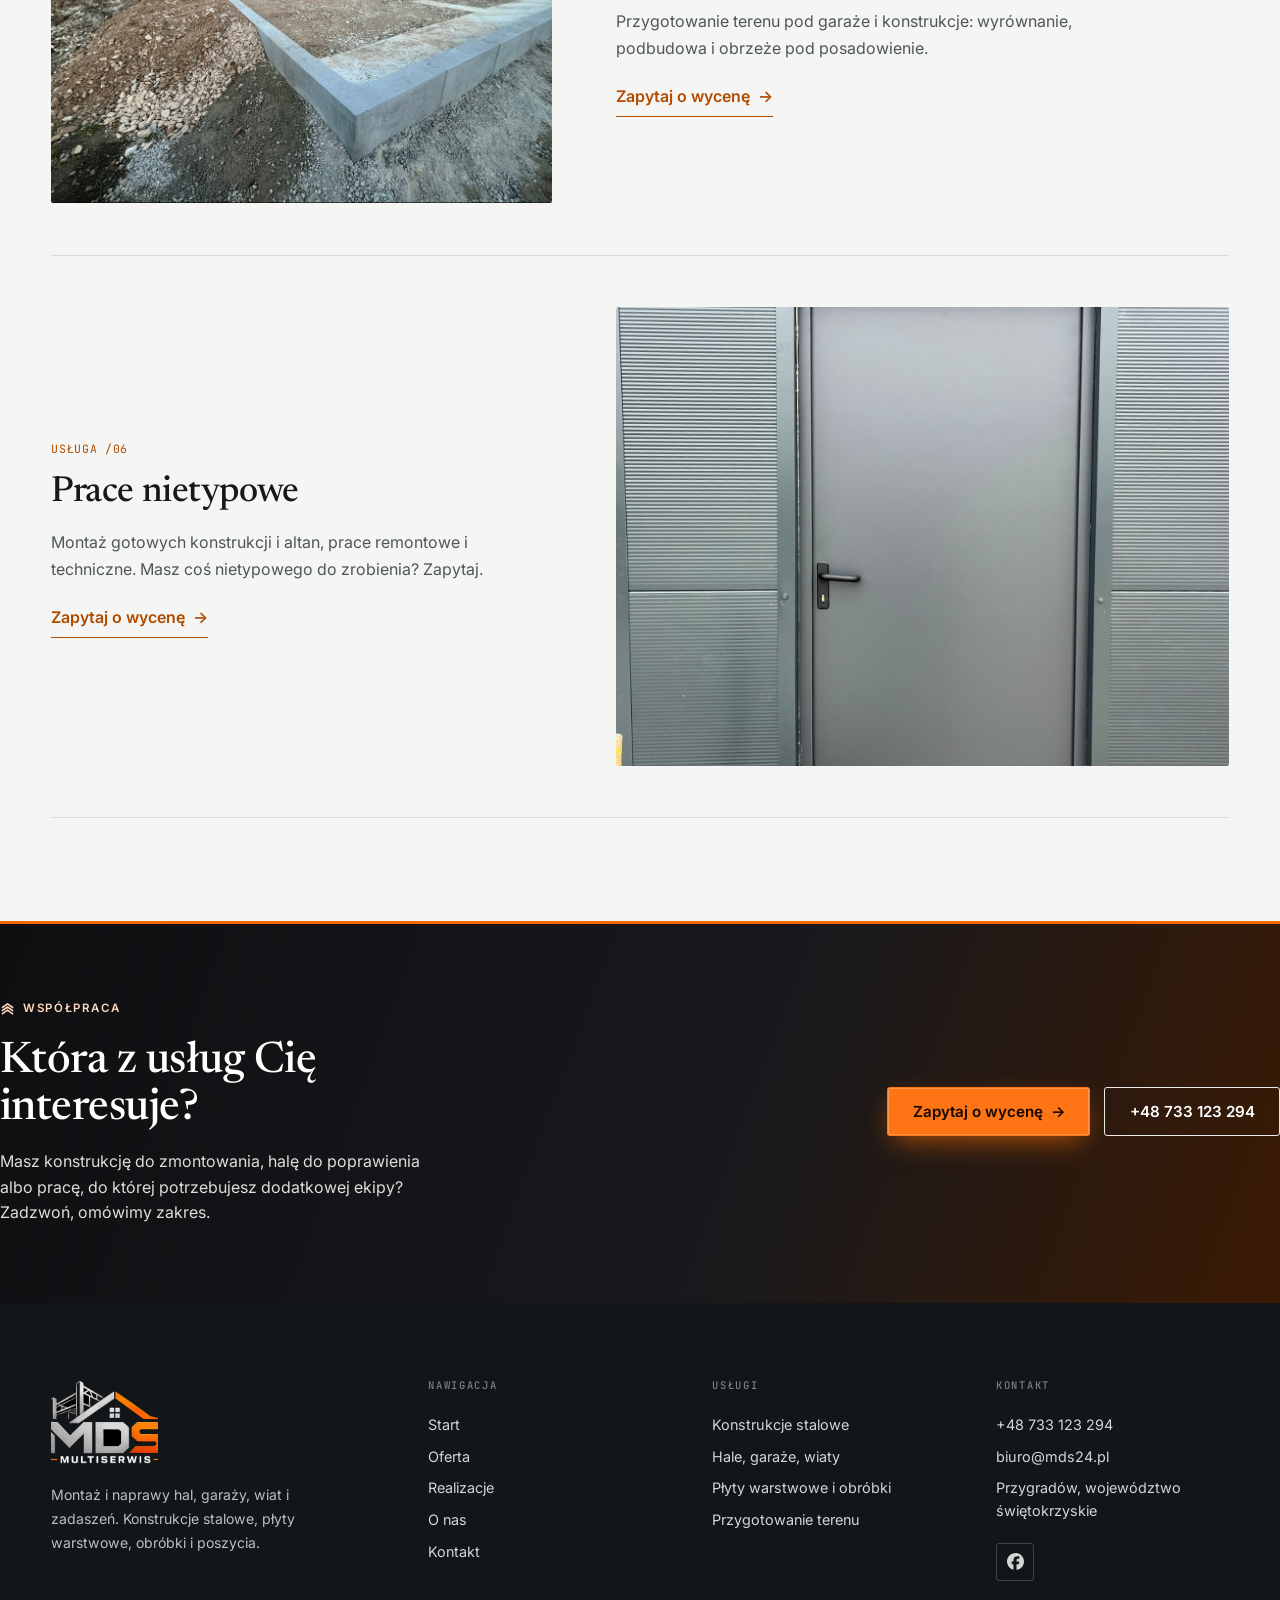
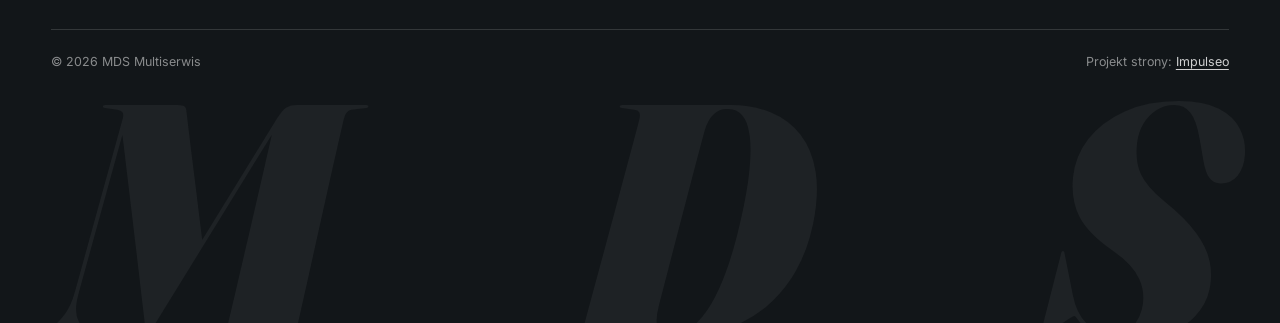
<file: oferta.html>
<!DOCTYPE html>
<html lang="pl">
<head>
<meta charset="UTF-8">
<meta name="viewport" content="width=device-width, initial-scale=1.0">
<title>Oferta - MDS Multiserwis</title>
<meta name="description" content="MDS Multiserwis - montaż i demontaż konstrukcji stalowych, hal, garaży, wiat i zadaszeń, montaż płyt warstwowych i obróbek, naprawy poszyć dachowych i ściennych. Przygradów, świętokrzyskie. Tel. 733 123 294.">
<link rel="canonical" href="https://kris20032.github.io/mds-multiserwis/oferta.html">
<meta name="robots" content="noindex, nofollow">
<meta property="og:type" content="website">
<meta property="og:locale" content="pl_PL">
<meta property="og:site_name" content="MDS Multiserwis">
<meta property="og:title" content="Oferta - MDS Multiserwis">
<meta property="og:description" content="MDS Multiserwis - montaż i demontaż konstrukcji stalowych, hal, garaży, wiat i zadaszeń, montaż płyt warstwowych i obróbek, naprawy poszyć dachowych i ściennych. Przygradów, świętokrzyskie. Tel. 733 123 294.">
<meta property="og:url" content="https://kris20032.github.io/mds-multiserwis/oferta.html">
<meta property="og:image" content="https://kris20032.github.io/mds-multiserwis/img/og.jpg">
<meta property="og:image:width" content="1200">
<meta property="og:image:height" content="630">
<meta name="twitter:card" content="summary_large_image">
<link rel="preconnect" href="https://fonts.googleapis.com">
<link rel="preconnect" href="https://fonts.gstatic.com" crossorigin>
<link href="https://fonts.googleapis.com/css2?family=Fraunces:ital,opsz,wght@1,9..144,900&family=Newsreader:opsz,wght@6..72,400;6..72,500&family=Inter:wght@400;500;600;700&family=JetBrains+Mono:wght@400;500;700&display=swap" rel="stylesheet">
<link rel="stylesheet" href="assets/styles.css?v=sw1">
<meta name="theme-color" content="#0e0f11">
</head>
<body>

<header class="site-header is-static" id="top-bar">
  <div class="sh-in">
    <a class="brand" href="index.html"><img class="brand-logo" src="img/logo-nav.png" alt="MDS Multiserwis - logo" width="306" height="240" decoding="async"></a>
    <nav class="sh-links" aria-label="Menu">
      <a href="oferta.html" aria-current="page">Oferta</a>
      <a href="realizacje.html">Realizacje</a>
      <a href="o-nas.html">O nas</a>
      <a href="kontakt.html">Kontakt</a>
    </nav>
    <div class="sh-cta"><a class="tel" href="tel:+48733123294">+48 733 123 294</a><a class="btn btn-glow btn-sm" href="kontakt.html">Zapytaj o wycenę</a></div>
    <button class="burger" type="button" aria-label="Otwórz menu" data-menu><span></span><span></span><span></span></button>
  </div>
</header>
<div class="mnav" id="mnav" aria-hidden="true">
  <div class="mnav-top"><span class="brand"><img class="brand-logo" src="img/logo-nav.png" alt="MDS Multiserwis - logo" width="306" height="240" loading="lazy" decoding="async"></span><button class="mnav-close" type="button" aria-label="Zamknij menu" data-menu-close>×</button></div>
  <nav>
    <a href="index.html">Start<span>→</span></a>
    <a href="oferta.html">Oferta<span>→</span></a>
    <a href="realizacje.html">Realizacje<span>→</span></a>
    <a href="o-nas.html">O nas<span>→</span></a>
    <a href="kontakt.html">Kontakt<span>→</span></a>
  </nav>
  <a class="btn btn-glow" href="tel:+48733123294"><svg width="16" height="16" viewBox="0 0 24 24" fill="none" aria-hidden="true"><path d="M6.6 10.8a15.5 15.5 0 0 0 6.6 6.6l2.2-2.2a1 1 0 0 1 1-.24 11.4 11.4 0 0 0 3.6.58 1 1 0 0 1 1 1V20a1 1 0 0 1-1 1A17 17 0 0 1 3 4a1 1 0 0 1 1-1h3.5a1 1 0 0 1 1 1c0 1.25.2 2.46.58 3.6a1 1 0 0 1-.25 1l-2.23 2.2Z" fill="currentColor"/></svg> Zadzwoń +48 733 123 294</a>
</div>

<main>
<section class="pagehead">
  <img src="img/st1.jpg" alt="Stalowa konstrukcja hali w trakcie montażu" width="2048" height="1280" fetchpriority="high" decoding="async">
  <div class="wrap">
    <div class="crumbs"><a href="index.html">Start</a> / Oferta</div>
    <span class="eyebrow"><svg viewBox="0 0 16 16" aria-hidden="true"><path d="M2 7.2 8 3l6 4.2M2 10.6 8 6.4l6 4.2M2 14 8 9.8l6 4.2" fill="none" stroke="currentColor" stroke-width="1.7" stroke-linejoin="round"/></svg>Oferta</span>
    <h1>Montaże, konstrukcje i prace budowlane</h1>
    <p>Specjalizujemy się w pracach montażowych, budowlanych i technicznych. Mamy doświadczenie przy halach i konstrukcjach stalowych, ale bierzemy też mniejsze zlecenia.</p>
  </div>
</section>

<section class="sec bg-paper">
  <div class="wrap">
    <div class="sec-head reveal">
      <div>
        <span class="eyebrow"><svg viewBox="0 0 16 16" aria-hidden="true"><path d="M2 7.2 8 3l6 4.2M2 10.6 8 6.4l6 4.2M2 14 8 9.8l6 4.2" fill="none" stroke="currentColor" stroke-width="1.7" stroke-linejoin="round"/></svg>Zakres prac</span>
        <h2 class="h2">Co robimy najczęściej</h2>
      </div>
      <p>Każde zlecenie wyceniamy osobno, bez względu na to, czy to jeden dzień naprawy, czy duży montaż.</p>
    </div>
    <div class="svc-rows">
    <div class="svc-row reveal">
      <div class="svc-art"><img src="img/g10.jpg" alt="Konstrukcje stalowe - realizacja MDS Multiserwis" width="1346" height="990" loading="lazy" decoding="async"></div>
      <div>
        <span class="mono">Usługa /01</span>
        <h2>Konstrukcje stalowe</h2>
        <p>Montaż i demontaż konstrukcji stalowych. Pracujemy według dokumentacji technicznej, a gdy na budowie wychodzi coś nieprzewidzianego, szukamy praktycznego rozwiązania.</p>
        <a class="link-u" href="kontakt.html">Zapytaj o wycenę <span>→</span></a>
      </div>
    </div>
    <div class="svc-row reveal">
      <div class="svc-art"><img src="img/g7.jpg" alt="Hale, garaże, wiaty - realizacja MDS Multiserwis" width="1400" height="1050" loading="lazy" decoding="async"></div>
      <div>
        <span class="mono">Usługa /02</span>
        <h2>Hale, garaże, wiaty</h2>
        <p>Montaż i naprawy hal, garaży, wiat i zadaszeń, także hal namiotowych na łukowej konstrukcji.</p>
        <a class="link-u" href="kontakt.html">Zapytaj o wycenę <span>→</span></a>
      </div>
    </div>
    <div class="svc-row reveal">
      <div class="svc-art"><img src="img/g3.jpg" alt="Płyty warstwowe i obróbki - realizacja MDS Multiserwis" width="2048" height="1533" loading="lazy" decoding="async"></div>
      <div>
        <span class="mono">Usługa /03</span>
        <h2>Płyty warstwowe i obróbki</h2>
        <p>Montaż płyt warstwowych na ścianach i dachach razem z obróbkami, drzwiami i bramami w obudowie z płyt.</p>
        <a class="link-u" href="kontakt.html">Zapytaj o wycenę <span>→</span></a>
      </div>
    </div>
    <div class="svc-row reveal">
      <div class="svc-art"><img src="img/g8.jpg" alt="Poprawki dachów i ścian - realizacja MDS Multiserwis" width="1400" height="1048" loading="lazy" decoding="async"></div>
      <div>
        <span class="mono">Usługa /04</span>
        <h2>Poprawki dachów i ścian</h2>
        <p>Naprawy i poprawki poszyć dachowych oraz ściennych, kiedy coś przecieka, odstaje albo zostało źle zamontowane.</p>
        <a class="link-u" href="kontakt.html">Zapytaj o wycenę <span>→</span></a>
      </div>
    </div>
    <div class="svc-row reveal">
      <div class="svc-art"><img src="img/g4.jpg" alt="Przygotowanie terenu - realizacja MDS Multiserwis" width="2048" height="1533" loading="lazy" decoding="async"></div>
      <div>
        <span class="mono">Usługa /05</span>
        <h2>Przygotowanie terenu</h2>
        <p>Przygotowanie terenu pod garaże i konstrukcje: wyrównanie, podbudowa i obrzeże pod posadowienie.</p>
        <a class="link-u" href="kontakt.html">Zapytaj o wycenę <span>→</span></a>
      </div>
    </div>
    <div class="svc-row reveal">
      <div class="svc-art"><img src="img/g5.jpg" alt="Prace nietypowe - realizacja MDS Multiserwis" width="1464" height="1984" loading="lazy" decoding="async"></div>
      <div>
        <span class="mono">Usługa /06</span>
        <h2>Prace nietypowe</h2>
        <p>Montaż gotowych konstrukcji i altan, prace remontowe i techniczne. Masz coś nietypowego do zrobienia? Zapytaj.</p>
        <a class="link-u" href="kontakt.html">Zapytaj o wycenę <span>→</span></a>
      </div>
    </div>
    </div>
  </div>
</section>

<section class="cta-band">
  <div class="wrap cta-in">
    <div class="reveal">
      <span class="eyebrow on-dark"><svg viewBox="0 0 16 16" aria-hidden="true"><path d="M2 7.2 8 3l6 4.2M2 10.6 8 6.4l6 4.2M2 14 8 9.8l6 4.2" fill="none" stroke="currentColor" stroke-width="1.7" stroke-linejoin="round"/></svg>Współpraca</span>
      <h2 style="margin-top:1rem">Która z usług Cię interesuje?</h2>
      <p>Masz konstrukcję do zmontowania, halę do poprawienia albo pracę, do której potrzebujesz dodatkowej ekipy? Zadzwoń, omówimy zakres.</p>
    </div>
    <div class="row reveal">
      <a class="btn btn-glow" href="kontakt.html">Zapytaj o wycenę <span>→</span></a>
      <a class="btn btn-line" href="tel:+48733123294">+48 733 123 294</a>
    </div>
  </div>
</section>
</main>

<footer>
  <div class="wrap">
    <div class="foot-grid">
      <div class="foot-brand">
        <a class="brand" href="index.html"><img class="brand-logo" src="img/logo-nav.png" alt="MDS Multiserwis - logo" width="306" height="240" loading="lazy" decoding="async"></a>
        <p>Montaż i naprawy hal, garaży, wiat i zadaszeń. Konstrukcje stalowe, płyty warstwowe, obróbki i poszycia.</p>
      </div>
      <div class="col">
        <h4>Nawigacja</h4>
        <a href="index.html">Start</a>
        <a href="oferta.html">Oferta</a>
        <a href="realizacje.html">Realizacje</a>
        <a href="o-nas.html">O nas</a>
        <a href="kontakt.html">Kontakt</a>
      </div>
      <div class="col">
        <h4>Usługi</h4>
        <a href="oferta.html">Konstrukcje stalowe</a>
        <a href="oferta.html">Hale, garaże, wiaty</a>
        <a href="oferta.html">Płyty warstwowe i obróbki</a>
        <a href="oferta.html">Przygotowanie terenu</a>
      </div>
      <div class="col">
        <h4>Kontakt</h4>
        <a href="tel:+48733123294">+48 733 123 294</a>
        <a href="mailto:biuro@mds24.pl">biuro@mds24.pl</a>
        <p>Przygradów, województwo świętokrzyskie</p>
        <div class="foot-soc">
          <a class="soc" href="https://www.facebook.com/p/MDS-Multiserwis-61585844955465/" target="_blank" rel="noopener" aria-label="Facebook - MDS Multiserwis"><svg viewBox="0 0 24 24" aria-hidden="true" focusable="false"><path d="M9.101 23.691v-7.98H6.627v-3.667h2.474v-1.58c0-4.085 1.848-5.978 5.858-5.978.401 0 .955.042 1.468.103a8.68 8.68 0 0 1 1.141.195v3.325a8.623 8.623 0 0 0-.653-.036 26.805 26.805 0 0 0-.733-.009c-.707 0-1.259.096-1.675.309a1.686 1.686 0 0 0-.679.622c-.258.42-.374.995-.374 1.752v1.297h3.919l-.386 2.103-.287 1.564h-3.246v8.245C19.396 23.238 24 18.179 24 12.044c0-6.627-5.373-12-12-12s-12 5.373-12 12c0 5.628 3.874 10.35 9.101 11.647Z" fill="currentColor"/></svg></a>
        </div>
      </div>
    </div>
    <div class="foot-bot">
      <span>© 2026 MDS Multiserwis</span>
      <span>Projekt strony: <a class="foot-credit" href="https://impulseo.pl" target="_blank" rel="noopener">Impulseo</a></span>
    </div>
  </div>
  <div class="foot-mark" aria-hidden="true"><span>M</span><span>D</span><span>S</span></div>
</footer>
<div class="sticky-call"><a class="sc-call" href="tel:+48733123294"><svg width="16" height="16" viewBox="0 0 24 24" fill="none" aria-hidden="true"><path d="M6.6 10.8a15.5 15.5 0 0 0 6.6 6.6l2.2-2.2a1 1 0 0 1 1-.24 11.4 11.4 0 0 0 3.6.58 1 1 0 0 1 1 1V20a1 1 0 0 1-1 1A17 17 0 0 1 3 4a1 1 0 0 1 1-1h3.5a1 1 0 0 1 1 1c0 1.25.2 2.46.58 3.6a1 1 0 0 1-.25 1l-2.23 2.2Z" fill="currentColor"/></svg> Zadzwoń</a><a class="sc-quote" href="kontakt.html">Zapytaj o wycenę</a></div>
<div class="demo-wazne" data-do="2026-11-19" data-cykl="3" hidden><svg class="dw-ico" width="13" height="13" viewBox="0 0 24 24" fill="none" aria-hidden="true"><circle cx="12" cy="12" r="8.6" stroke="currentColor" stroke-width="1.8"/><path d="M12 7.2V12l3.3 2" stroke="currentColor" stroke-width="1.8" stroke-linecap="round"/></svg><span class="dw-txt"></span></div>
<div class="lb" id="lb" aria-hidden="true"><button type="button" aria-label="Zamknij">×</button><img alt=""></div>

<script src="assets/main.js?v=sw1"></script>
</body>
</html>
</file>
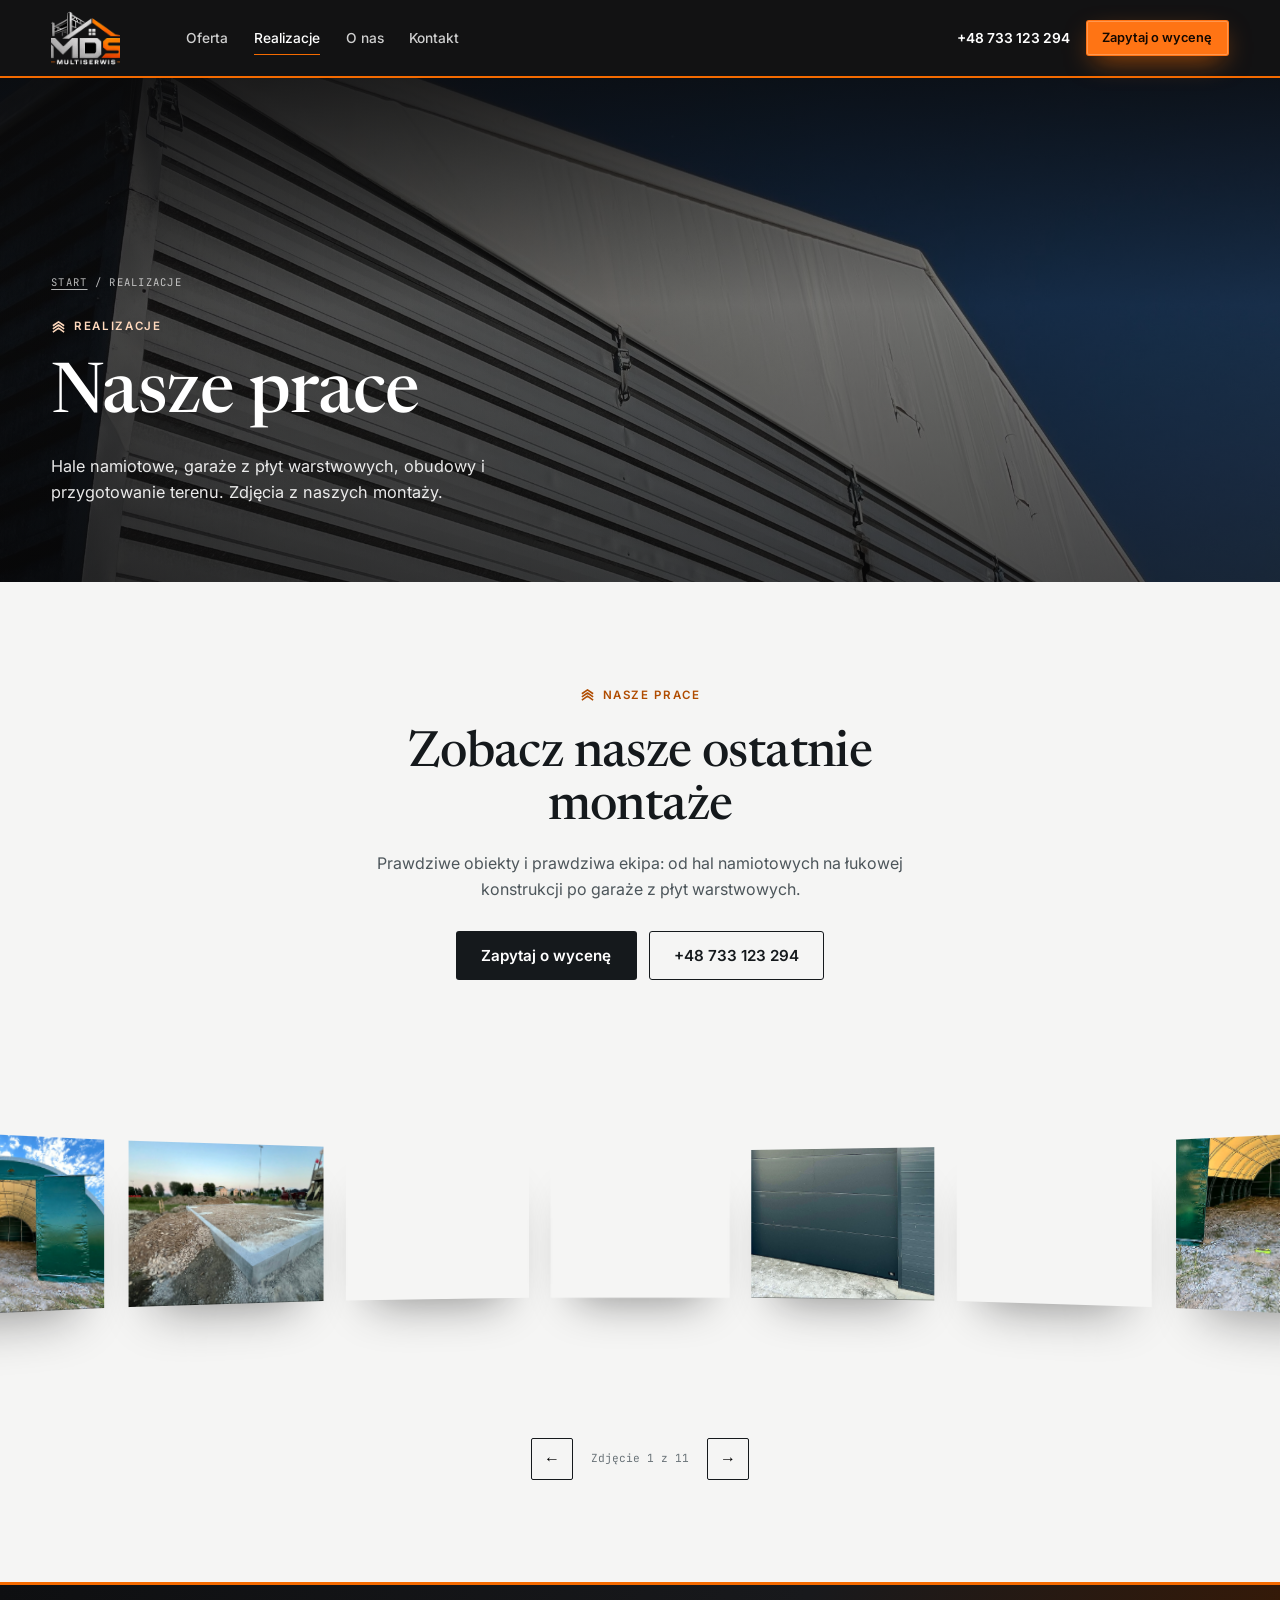
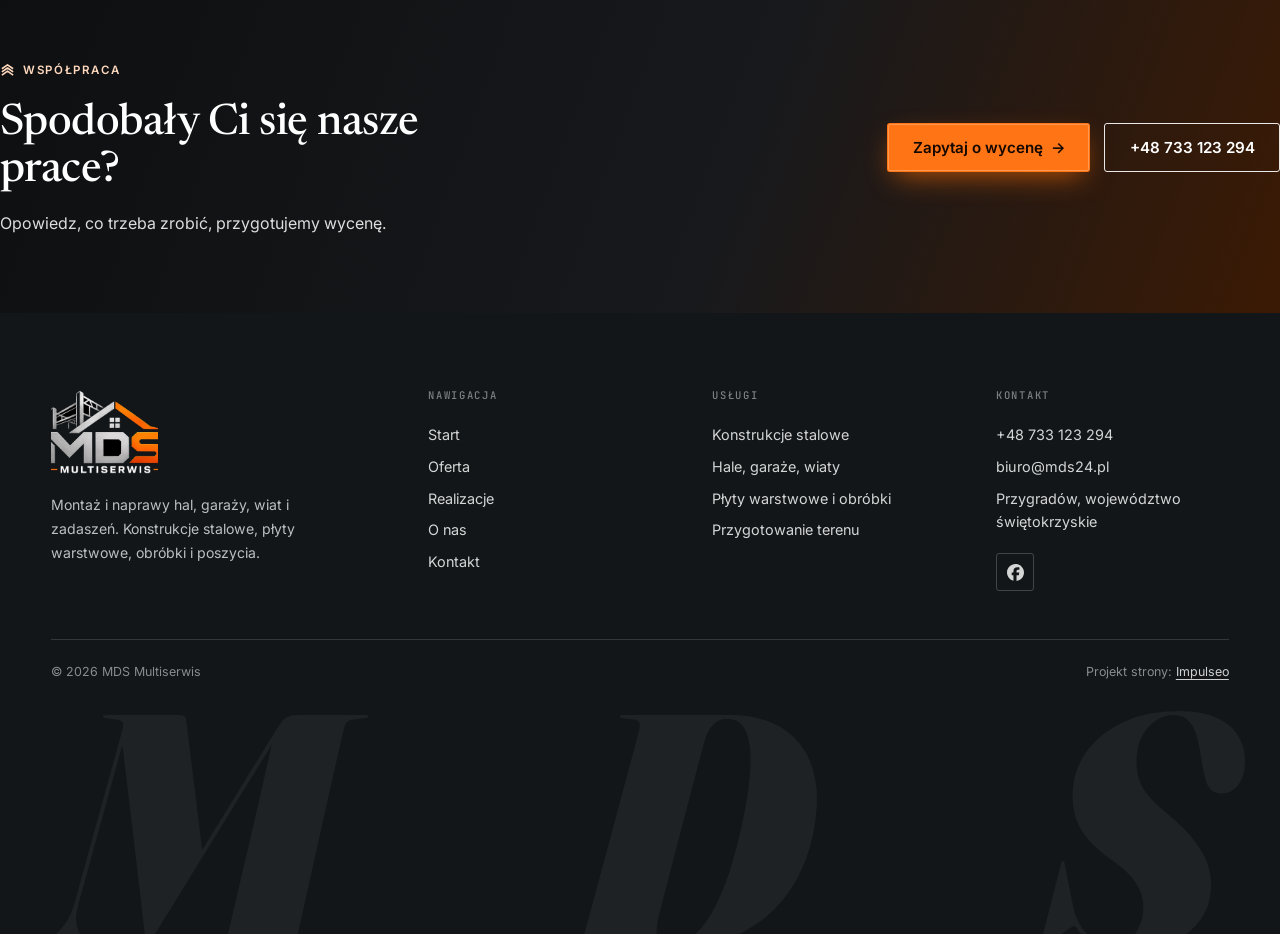
<file: realizacje.html>
<!DOCTYPE html>
<html lang="pl">
<head>
<meta charset="UTF-8">
<meta name="viewport" content="width=device-width, initial-scale=1.0">
<title>Realizacje - MDS Multiserwis</title>
<meta name="description" content="Realizacje MDS Multiserwis: Wnętrze hali namiotowej, Hala z zieloną plandeką, Ściana z blachy i plandeka, Podbudowa pod garaż, Drzwi w ścianie z płyt warstwowych">
<link rel="canonical" href="https://kris20032.github.io/mds-multiserwis/realizacje.html">
<meta name="robots" content="noindex, nofollow">
<meta property="og:type" content="website">
<meta property="og:locale" content="pl_PL">
<meta property="og:site_name" content="MDS Multiserwis">
<meta property="og:title" content="Realizacje - MDS Multiserwis">
<meta property="og:description" content="Realizacje MDS Multiserwis: Wnętrze hali namiotowej, Hala z zieloną plandeką, Ściana z blachy i plandeka, Podbudowa pod garaż, Drzwi w ścianie z płyt warstwowych">
<meta property="og:url" content="https://kris20032.github.io/mds-multiserwis/realizacje.html">
<meta property="og:image" content="https://kris20032.github.io/mds-multiserwis/img/og.jpg">
<meta property="og:image:width" content="1200">
<meta property="og:image:height" content="630">
<meta name="twitter:card" content="summary_large_image">
<link rel="preconnect" href="https://fonts.googleapis.com">
<link rel="preconnect" href="https://fonts.gstatic.com" crossorigin>
<link href="https://fonts.googleapis.com/css2?family=Fraunces:ital,opsz,wght@1,9..144,900&family=Newsreader:opsz,wght@6..72,400;6..72,500&family=Inter:wght@400;500;600;700&family=JetBrains+Mono:wght@400;500;700&display=swap" rel="stylesheet">
<link rel="stylesheet" href="assets/styles.css?v=sw1">
<meta name="theme-color" content="#0e0f11">
</head>
<body>

<header class="site-header is-static" id="top-bar">
  <div class="sh-in">
    <a class="brand" href="index.html"><img class="brand-logo" src="img/logo-nav.png" alt="MDS Multiserwis - logo" width="306" height="240" decoding="async"></a>
    <nav class="sh-links" aria-label="Menu">
      <a href="oferta.html">Oferta</a>
      <a href="realizacje.html" aria-current="page">Realizacje</a>
      <a href="o-nas.html">O nas</a>
      <a href="kontakt.html">Kontakt</a>
    </nav>
    <div class="sh-cta"><a class="tel" href="tel:+48733123294">+48 733 123 294</a><a class="btn btn-glow btn-sm" href="kontakt.html">Zapytaj o wycenę</a></div>
    <button class="burger" type="button" aria-label="Otwórz menu" data-menu><span></span><span></span><span></span></button>
  </div>
</header>
<div class="mnav" id="mnav" aria-hidden="true">
  <div class="mnav-top"><span class="brand"><img class="brand-logo" src="img/logo-nav.png" alt="MDS Multiserwis - logo" width="306" height="240" loading="lazy" decoding="async"></span><button class="mnav-close" type="button" aria-label="Zamknij menu" data-menu-close>×</button></div>
  <nav>
    <a href="index.html">Start<span>→</span></a>
    <a href="oferta.html">Oferta<span>→</span></a>
    <a href="realizacje.html">Realizacje<span>→</span></a>
    <a href="o-nas.html">O nas<span>→</span></a>
    <a href="kontakt.html">Kontakt<span>→</span></a>
  </nav>
  <a class="btn btn-glow" href="tel:+48733123294"><svg width="16" height="16" viewBox="0 0 24 24" fill="none" aria-hidden="true"><path d="M6.6 10.8a15.5 15.5 0 0 0 6.6 6.6l2.2-2.2a1 1 0 0 1 1-.24 11.4 11.4 0 0 0 3.6.58 1 1 0 0 1 1 1V20a1 1 0 0 1-1 1A17 17 0 0 1 3 4a1 1 0 0 1 1-1h3.5a1 1 0 0 1 1 1c0 1.25.2 2.46.58 3.6a1 1 0 0 1-.25 1l-2.23 2.2Z" fill="currentColor"/></svg> Zadzwoń +48 733 123 294</a>
</div>

<main>
<section class="pagehead">
  <img src="img/ph1.jpg" alt="Hala z płyt warstwowych zmontowana przez MDS Multiserwis" width="2048" height="1280" fetchpriority="high" decoding="async">
  <div class="wrap">
    <div class="crumbs"><a href="index.html">Start</a> / Realizacje</div>
    <span class="eyebrow"><svg viewBox="0 0 16 16" aria-hidden="true"><path d="M2 7.2 8 3l6 4.2M2 10.6 8 6.4l6 4.2M2 14 8 9.8l6 4.2" fill="none" stroke="currentColor" stroke-width="1.7" stroke-linejoin="round"/></svg>Realizacje</span>
    <h1>Nasze prace</h1>
    <p>Hale namiotowe, garaże z płyt warstwowych, obudowy i przygotowanie terenu. Zdjęcia z naszych montaży.</p>
  </div>
</section>

<section class="sec bg-paper ribbon-sec">
  <div class="wrap reveal">
    <span class="eyebrow"><svg viewBox="0 0 16 16" aria-hidden="true"><path d="M2 7.2 8 3l6 4.2M2 10.6 8 6.4l6 4.2M2 14 8 9.8l6 4.2" fill="none" stroke="currentColor" stroke-width="1.7" stroke-linejoin="round"/></svg>Nasze prace</span>
    <h2>Zobacz nasze ostatnie montaże</h2>
    <p class="lead">Prawdziwe obiekty i prawdziwa ekipa: od hal namiotowych na łukowej konstrukcji po garaże z płyt warstwowych.</p>
    <div class="row"><a class="btn btn-dark" href="kontakt.html">Zapytaj o wycenę</a><a class="btn btn-line-dark" href="tel:+48733123294">+48 733 123 294</a></div>
  </div>
  <div class="ribbon" data-ribbon aria-label="Galeria realizacji, przeciągnij w bok">
    <div class="ribbon-ring">
      <button class="r-card" type="button" data-full="img/g1.jpg" aria-label="Powiększ: Hala namiotowa od środka"><img src="img/g1.jpg" alt="Hala namiotowa od środka" loading="lazy" decoding="async"></button>
      <button class="r-card" type="button" data-full="img/g3.jpg" aria-label="Powiększ: Ściana z płyt warstwowych"><img src="img/g3.jpg" alt="Ściana z płyt warstwowych" loading="lazy" decoding="async"></button>
      <button class="r-card" type="button" data-full="img/g4.jpg" aria-label="Powiększ: Podbudowa pod garaż"><img src="img/g4.jpg" alt="Podbudowa pod garaż" loading="lazy" decoding="async"></button>
      <button class="r-card" type="button" data-full="img/g2.jpg" aria-label="Powiększ: Hala namiotowa z bramą"><img src="img/g2.jpg" alt="Hala namiotowa z bramą" loading="lazy" decoding="async"></button>
      <button class="r-card" type="button" data-full="img/g5.jpg" aria-label="Powiększ: Drzwi w obudowie z płyt"><img src="img/g5.jpg" alt="Drzwi w obudowie z płyt" loading="lazy" decoding="async"></button>
      <button class="r-card" type="button" data-full="img/g10.jpg" aria-label="Powiększ: Łukowa konstrukcja hali"><img src="img/g10.jpg" alt="Łukowa konstrukcja hali" loading="lazy" decoding="async"></button>
      <button class="r-card" type="button" data-full="img/about.jpg" aria-label="Powiększ: Garaż z płyt warstwowych"><img src="img/about.jpg" alt="Garaż z płyt warstwowych" loading="lazy" decoding="async"></button>
      <button class="r-card" type="button" data-full="img/g9.jpg" aria-label="Powiększ: Obróbki dachu hali"><img src="img/g9.jpg" alt="Obróbki dachu hali" loading="lazy" decoding="async"></button>
      <button class="r-card" type="button" data-full="img/g7.jpg" aria-label="Powiększ: Zielona hala namiotowa"><img src="img/g7.jpg" alt="Zielona hala namiotowa" loading="lazy" decoding="async"></button>
      <button class="r-card" type="button" data-full="img/g6.jpg" aria-label="Powiększ: Wnętrze hali namiotowej"><img src="img/g6.jpg" alt="Wnętrze hali namiotowej" loading="lazy" decoding="async"></button>
      <button class="r-card" type="button" data-full="img/g8.jpg" aria-label="Powiększ: Brama garażowa w płytach"><img src="img/g8.jpg" alt="Brama garażowa w płytach" loading="lazy" decoding="async"></button>
    </div>
  </div>
  <div class="ribbon-ui"><button type="button" data-prev aria-label="Poprzednie">←</button><span data-rcount>Zdjęcie 1 z 11</span><button type="button" data-next aria-label="Następne">→</button></div>
</section>

<section class="cta-band">
  <div class="wrap cta-in">
    <div class="reveal">
      <span class="eyebrow on-dark"><svg viewBox="0 0 16 16" aria-hidden="true"><path d="M2 7.2 8 3l6 4.2M2 10.6 8 6.4l6 4.2M2 14 8 9.8l6 4.2" fill="none" stroke="currentColor" stroke-width="1.7" stroke-linejoin="round"/></svg>Współpraca</span>
      <h2 style="margin-top:1rem">Spodobały Ci się nasze prace?</h2>
      <p>Opowiedz, co trzeba zrobić, przygotujemy wycenę.</p>
    </div>
    <div class="row reveal">
      <a class="btn btn-glow" href="kontakt.html">Zapytaj o wycenę <span>→</span></a>
      <a class="btn btn-line" href="tel:+48733123294">+48 733 123 294</a>
    </div>
  </div>
</section>
</main>

<footer>
  <div class="wrap">
    <div class="foot-grid">
      <div class="foot-brand">
        <a class="brand" href="index.html"><img class="brand-logo" src="img/logo-nav.png" alt="MDS Multiserwis - logo" width="306" height="240" loading="lazy" decoding="async"></a>
        <p>Montaż i naprawy hal, garaży, wiat i zadaszeń. Konstrukcje stalowe, płyty warstwowe, obróbki i poszycia.</p>
      </div>
      <div class="col">
        <h4>Nawigacja</h4>
        <a href="index.html">Start</a>
        <a href="oferta.html">Oferta</a>
        <a href="realizacje.html">Realizacje</a>
        <a href="o-nas.html">O nas</a>
        <a href="kontakt.html">Kontakt</a>
      </div>
      <div class="col">
        <h4>Usługi</h4>
        <a href="oferta.html">Konstrukcje stalowe</a>
        <a href="oferta.html">Hale, garaże, wiaty</a>
        <a href="oferta.html">Płyty warstwowe i obróbki</a>
        <a href="oferta.html">Przygotowanie terenu</a>
      </div>
      <div class="col">
        <h4>Kontakt</h4>
        <a href="tel:+48733123294">+48 733 123 294</a>
        <a href="mailto:biuro@mds24.pl">biuro@mds24.pl</a>
        <p>Przygradów, województwo świętokrzyskie</p>
        <div class="foot-soc">
          <a class="soc" href="https://www.facebook.com/p/MDS-Multiserwis-61585844955465/" target="_blank" rel="noopener" aria-label="Facebook - MDS Multiserwis"><svg viewBox="0 0 24 24" aria-hidden="true" focusable="false"><path d="M9.101 23.691v-7.98H6.627v-3.667h2.474v-1.58c0-4.085 1.848-5.978 5.858-5.978.401 0 .955.042 1.468.103a8.68 8.68 0 0 1 1.141.195v3.325a8.623 8.623 0 0 0-.653-.036 26.805 26.805 0 0 0-.733-.009c-.707 0-1.259.096-1.675.309a1.686 1.686 0 0 0-.679.622c-.258.42-.374.995-.374 1.752v1.297h3.919l-.386 2.103-.287 1.564h-3.246v8.245C19.396 23.238 24 18.179 24 12.044c0-6.627-5.373-12-12-12s-12 5.373-12 12c0 5.628 3.874 10.35 9.101 11.647Z" fill="currentColor"/></svg></a>
        </div>
      </div>
    </div>
    <div class="foot-bot">
      <span>© 2026 MDS Multiserwis</span>
      <span>Projekt strony: <a class="foot-credit" href="https://impulseo.pl" target="_blank" rel="noopener">Impulseo</a></span>
    </div>
  </div>
  <div class="foot-mark" aria-hidden="true"><span>M</span><span>D</span><span>S</span></div>
</footer>
<div class="sticky-call"><a class="sc-call" href="tel:+48733123294"><svg width="16" height="16" viewBox="0 0 24 24" fill="none" aria-hidden="true"><path d="M6.6 10.8a15.5 15.5 0 0 0 6.6 6.6l2.2-2.2a1 1 0 0 1 1-.24 11.4 11.4 0 0 0 3.6.58 1 1 0 0 1 1 1V20a1 1 0 0 1-1 1A17 17 0 0 1 3 4a1 1 0 0 1 1-1h3.5a1 1 0 0 1 1 1c0 1.25.2 2.46.58 3.6a1 1 0 0 1-.25 1l-2.23 2.2Z" fill="currentColor"/></svg> Zadzwoń</a><a class="sc-quote" href="kontakt.html">Zapytaj o wycenę</a></div>
<div class="demo-wazne" data-do="2026-11-19" data-cykl="3" hidden><svg class="dw-ico" width="13" height="13" viewBox="0 0 24 24" fill="none" aria-hidden="true"><circle cx="12" cy="12" r="8.6" stroke="currentColor" stroke-width="1.8"/><path d="M12 7.2V12l3.3 2" stroke="currentColor" stroke-width="1.8" stroke-linecap="round"/></svg><span class="dw-txt"></span></div>
<div class="lb" id="lb" aria-hidden="true"><button type="button" aria-label="Zamknij">×</button><img alt=""></div>

<script src="assets/main.js?v=sw1"></script>
</body>
</html>
</file>
<file: assets/styles.css>
/* MDS Multiserwis - demo w stylu "editorial contractor" (szeryfowe nagłówki, morski akcent,
   wielki znak w hero, ciemny pas faktów, przeglądarka realizacji, karuzela z łukiem). */

:root{
  --teal:#f46a00;
  --teal-d:#b04c00;
  --teal-dd:#0e0f11;
  --glow:#ff7414;
  --glow-d:#e05f00;
  --accent:#f46a00;
  --accent-d:#b04c00;
  --ink:#15191c;
  --ink-2:#2a3135;
  --ink-soft:#4d565b;
  --muted:#6b7479;
  --ink-deep:#121619;
  --paper:#f5f5f4;
  --paper-sunken:#ebebea;
  --white:#ffffff;
  --cream:#e6e7e9;
  --hairline:rgba(21,25,28,.12);
  --hairline-d:rgba(255,255,255,.14);
  --serif:"Newsreader","Georgia",serif;
  --mark:"Fraunces","Georgia",serif;
  --sans:"Inter",system-ui,-apple-system,"Segoe UI",sans-serif;
  --mono:"JetBrains Mono",ui-monospace,"SFMono-Regular",Menlo,monospace;
  --wrap:1320px;
  --gut:clamp(20px,4vw,56px);
  --ease:cubic-bezier(.2,.7,.2,1);
  --nav-h:76px;
}

*,*::before,*::after{box-sizing:border-box}
html{-webkit-text-size-adjust:100%;scroll-behavior:smooth}
body{margin:0;font-family:var(--sans);font-size:16px;line-height:1.6;color:var(--ink);background:var(--white);
  -webkit-font-smoothing:antialiased;text-rendering:optimizeLegibility}
img{max-width:100%;height:auto;display:block}
a{color:inherit;text-decoration:none}
h1,h2,h3,h4{font-family:var(--serif);font-weight:500;letter-spacing:-.012em;line-height:1.08;margin:0;color:inherit}
p{margin:0}
.wrap{max-width:var(--wrap);margin:0 auto;padding:0 var(--gut)}
.sr{position:absolute;width:1px;height:1px;overflow:hidden;clip:rect(0 0 0 0);white-space:nowrap}

/* ---------- przyciski ---------- */
.btn{display:inline-flex;align-items:center;justify-content:center;gap:.55em;font-family:var(--sans);font-weight:600;
  font-size:.95rem;line-height:1;padding:1.05em 1.6em;border-radius:3px;border:1px solid transparent;cursor:pointer;
  transition:background .25s var(--ease),box-shadow .25s var(--ease),transform .25s var(--ease),color .25s,border-color .25s;white-space:nowrap}
.btn-glow{background:var(--glow);color:#140800;box-shadow:0 0 0 1px rgba(255,255,255,.25) inset,0 10px 28px -8px rgba(244,106,0,.75)}
.btn-glow:hover{background:#ff8a3a;transform:translateY(-1px);box-shadow:0 0 0 1px rgba(255,255,255,.35) inset,0 14px 34px -8px rgba(244,106,0,.9)}
.btn-line{border-color:rgba(255,255,255,.9);color:#fff;background:transparent}
.btn-line:hover{background:rgba(255,255,255,.1)}
.btn-line-dark{border-color:var(--ink);color:var(--ink);background:transparent}
.btn-line-dark:hover{background:var(--ink);color:#fff}
.btn-dark{background:var(--ink);color:#fff}
.btn-dark:hover{background:var(--teal-d)}
.btn-sm{font-size:.8rem;padding:.85em 1.2em}
.link-u{display:inline-flex;align-items:center;gap:.5em;font-weight:600;color:var(--teal-d);padding-bottom:.35em;
  border-bottom:1.5px solid currentColor;transition:gap .25s var(--ease)}
.link-u:hover{gap:.8em}
.link-u.on-dark{color:#fff}

/* ---------- etykieta sekcji ---------- */
.eyebrow{display:inline-flex;align-items:center;gap:.7em;font-family:var(--sans);font-size:.72rem;font-weight:600;
  letter-spacing:.14em;text-transform:uppercase;color:var(--teal-d)}
.eyebrow svg{width:15px;height:15px;flex:none}
.on-dark .eyebrow,.eyebrow.on-dark{color:#ffd9bd}
.mono{font-family:var(--mono);font-size:.72rem;letter-spacing:.06em;text-transform:uppercase}

/* ---------- HERO ---------- */
.hero{position:relative;isolation:isolate;min-height:100vh;min-height:100svh;display:flex;flex-direction:column;color:#fff;overflow:clip;background:var(--teal-dd)}
.hero-bg{position:absolute;inset:0;z-index:-2;width:100%;height:100%;object-fit:cover;object-position:60% 60%}
.hero::before{content:"";position:absolute;inset:0;z-index:-1;
  background:
    linear-gradient(180deg,rgba(10,10,11,.94) 0%,rgba(10,10,11,.74) 26%,rgba(12,12,13,.36) 52%,rgba(12,12,13,.30) 74%,rgba(8,8,9,.66) 100%),
    linear-gradient(90deg,rgba(10,10,11,.58) 0%,rgba(10,10,11,.2) 45%,rgba(10,10,11,0) 70%)}
.hero-top{padding:clamp(10px,1.4vw,22px) var(--gut) 0;max-width:1600px;margin:0 auto;width:100%}
.wordmark{display:flex;justify-content:space-between;align-items:flex-end;font-family:var(--mark);font-style:italic;font-weight:900;
  color:var(--cream);font-size:min(11.6rem,calc((100vw - 2 * var(--gut)) / 8.4));line-height:.9;letter-spacing:0;padding:0 .02em;
  font-variation-settings:"SOFT" 0,"WONK" 1,"opsz" 144;user-select:none}
.wordmark span{display:block}
.wordmark-sub{display:flex;justify-content:space-between;margin-top:.55rem;font-family:var(--mono);font-size:clamp(.6rem,.8vw,.78rem);
  letter-spacing:.32em;text-transform:uppercase;color:rgba(230,231,233,.85)}
.hero-nav{display:flex;align-items:center;justify-content:space-between;gap:24px;margin-top:clamp(14px,2vw,28px);padding:6px 0}
.hero-links{display:flex;gap:clamp(18px,2.6vw,40px);font-size:.84rem;font-weight:500}
.hero-links a{opacity:.92;transition:opacity .2s}
.hero-links a:hover{opacity:1;text-decoration:underline;text-underline-offset:5px}
.hero-cta{display:flex;align-items:center;gap:18px;font-size:.88rem}
.hero-cta .tel{font-weight:500;opacity:.95}
.hero-body{flex:1;display:flex;flex-direction:column;justify-content:center;padding:clamp(18px,2.6vw,40px) var(--gut) clamp(28px,3.6vw,56px);max-width:1600px;margin:0 auto;width:100%}
.hero h1{font-size:clamp(2.4rem,4.4vw,4.2rem);max-width:18ch;line-height:1.04;text-wrap:balance}
.hero-lead{margin-top:1.3rem;max-width:44ch;font-size:clamp(.98rem,1.1vw,1.08rem);line-height:1.6;color:rgba(255,255,255,.92)}
.hero-actions{display:flex;flex-wrap:wrap;gap:14px;margin-top:2rem}

.factbar{background:rgba(18,22,25,.94);backdrop-filter:blur(6px);border-top:1px solid rgba(255,255,255,.06)}
.factbar ul{list-style:none;margin:0 auto;max-width:1600px;padding:14px var(--gut);display:flex;align-items:center;gap:clamp(18px,3.4vw,56px);flex-wrap:wrap}
.factbar li{display:flex;align-items:baseline;gap:.6em;color:rgba(255,255,255,.7);font-size:.76rem}
.factbar b{white-space:nowrap;font-family:var(--sans);font-weight:600;font-size:1.02rem;color:#fff;display:inline-flex;align-items:center;gap:.25em}
.factbar b svg{width:15px;height:15px;color:#fff}
.factbar .fb-right{margin-left:auto}
.factbar .fb-right a{display:inline-flex;align-items:center;gap:.5em;font-size:.76rem;font-weight:600;color:#fff;border:1px solid rgba(255,255,255,.3);
  padding:.55em .9em;border-radius:3px;transition:background .2s}
.factbar .fb-right a:hover{background:rgba(255,255,255,.08)}

/* ---------- nagłówek przyklejony ---------- */
.site-header{position:fixed;top:0;left:0;right:0;z-index:80;background:rgba(11,11,12,.97);color:#fff;backdrop-filter:saturate(160%) blur(10px);
  border-bottom:2px solid var(--teal);transform:translateY(-102%);transition:transform .45s var(--ease)}
.site-header.is-on,.site-header.is-static{transform:none}
.site-header.is-static{position:sticky}
.sh-in{max-width:1600px;margin:0 auto;padding:0 var(--gut);height:var(--nav-h);display:flex;align-items:center;gap:28px}
.brand{display:flex;align-items:center;gap:12px;font-family:var(--mark);font-style:italic;font-weight:900;font-size:1.35rem;letter-spacing:.01em}
.brand{flex:none;line-height:0}
.brand-logo{height:54px;width:auto;max-width:none;display:block}
.hero-brand .brand-logo{height:clamp(52px,5vw,68px)}
.foot-brand .brand-logo{height:84px}
.mnav .brand-logo{height:50px}
.brand small{display:block;font-family:var(--mono);font-style:normal;font-weight:500;font-size:.6rem;letter-spacing:.22em;color:var(--muted);margin-top:2px}
.sh-links{display:flex;gap:clamp(16px,2vw,32px);font-size:.86rem;font-weight:500;margin-left:clamp(10px,3vw,48px)}
.sh-links a{color:rgba(255,255,255,.8);position:relative;padding:6px 0}
.sh-links a::after{content:"";position:absolute;left:0;right:0;bottom:0;height:1.5px;background:var(--teal);transform:scaleX(0);transform-origin:left;transition:transform .3s var(--ease)}
.sh-links a:hover::after,.sh-links a[aria-current="page"]::after{transform:scaleX(1)}
.sh-links a:hover,.sh-links a[aria-current="page"]{color:#fff}
.sh-cta{margin-left:auto;display:flex;align-items:center;gap:16px;font-size:.86rem}
.sh-cta .tel{font-weight:600;color:#fff}
.site-header .burger{color:#fff}
.burger{display:none;width:44px;height:44px;border:0;background:transparent;cursor:pointer;margin-left:auto;padding:10px;color:inherit}
.burger span{display:block;height:2px;background:currentColor;margin:5px 0;border-radius:2px;transition:transform .3s,opacity .3s}
.mnav{position:fixed;inset:0;z-index:120;background:var(--ink-deep);color:#fff;display:flex;flex-direction:column;padding:22px var(--gut) 40px;
  transform:translateX(100%);transition:transform .45s var(--ease);visibility:hidden}
.mnav.open{transform:none;visibility:visible}
.mnav-top{display:flex;align-items:center;justify-content:space-between}
.mnav-close{width:44px;height:44px;border:1px solid rgba(255,255,255,.25);background:transparent;color:#fff;border-radius:3px;font-size:1.4rem;cursor:pointer}
.mnav nav{display:flex;flex-direction:column;margin-top:36px;border-top:1px solid var(--hairline-d)}
.mnav nav a{font-family:var(--serif);font-size:1.9rem;padding:.55em 0;border-bottom:1px solid var(--hairline-d);display:flex;justify-content:space-between}
.mnav .btn{margin-top:28px}

/* ---------- sekcje ---------- */
.sec{padding:clamp(5rem,8vw,8.5rem) 0}
.bg-paper{background:var(--paper)}
.bg-sunken{background:var(--paper-sunken)}
.bg-white{background:#fff}
.sec-head{display:grid;grid-template-columns:minmax(0,1fr) minmax(18rem,31rem);gap:clamp(2rem,6vw,8rem);align-items:end;margin-bottom:clamp(2.5rem,4vw,4rem)}
.sec-head h2,.h2{font-size:clamp(2.2rem,3.9vw,3.6rem);margin-top:1.1rem;text-wrap:balance}
.sec-head p{color:var(--ink-soft);font-size:1rem;line-height:1.65}
.sec-head .link-u{margin-top:1.4rem}

/* o nas */
.about{display:grid;grid-template-columns:minmax(0,1.05fr) minmax(0,.95fr);gap:clamp(2.5rem,7vw,8rem);align-items:center}
.about h2{font-size:clamp(2.2rem,3.6vw,3.4rem);margin:1.4rem 0 2.2rem;max-width:15ch}
.about p{color:var(--ink-soft);max-width:56ch;line-height:1.75;font-size:.98rem}
.about p+p{margin-top:1.2rem}
.about-actions{display:flex;align-items:center;gap:30px;margin-top:2.6rem;flex-wrap:wrap}
.fig{margin:0}
.fig img{width:100%;aspect-ratio:4/3.3;object-fit:cover;border-radius:2px}
.fig figcaption{display:flex;justify-content:space-between;gap:12px;margin-top:14px;font-size:.78rem;color:var(--ink-2)}
.fig figcaption .mono{color:var(--teal-d);font-size:.66rem}

/* opinie */
.rev-head{display:flex;justify-content:space-between;align-items:flex-end;gap:2rem;flex-wrap:wrap;margin-bottom:3rem}
.rev-head h2{font-size:clamp(2.2rem,3.6vw,3.4rem);margin-top:1.1rem;max-width:14ch}
.rating{display:flex;align-items:center;gap:14px;padding:12px 18px;border:1px solid var(--hairline);border-radius:3px;transition:border-color .2s}
.rating:hover{border-color:var(--teal)}
.rating .num{font-family:var(--sans);font-weight:600;font-size:2rem;letter-spacing:-.02em;line-height:1}
.rating .src{display:flex;flex-direction:column;gap:3px;font-size:.74rem;color:var(--ink-soft)}
.stars{display:inline-flex;gap:2px;color:var(--teal)}
.stars svg{width:14px;height:14px}
.rev-grid{display:grid;grid-template-columns:minmax(0,1fr) minmax(0,1fr);gap:clamp(2rem,6vw,7rem)}
.rev-feature{display:flex;flex-direction:column}
.rev-feature .q{font-family:var(--serif);font-size:3.2rem;line-height:.6;color:var(--teal)}
.rev-feature blockquote{margin:1rem 0 1.4rem;font-family:var(--sans);font-size:clamp(1.35rem,2vw,1.75rem);line-height:1.45;letter-spacing:-.01em;max-width:24ch;color:var(--ink)}
.rev-feature .who{font-size:.8rem;color:var(--muted)}
.rev-feature .who b{color:var(--ink)}
.rev-foot{margin-top:auto;padding-top:3rem}
.rev-foot p{color:var(--ink-soft);font-size:.9rem;max-width:32ch;margin-bottom:1.2rem}
.rev-foot .row{display:flex;gap:14px;flex-wrap:wrap}
.rev-list{border-top:1px solid var(--hairline)}
.rev-list-h{display:flex;justify-content:space-between;padding:14px 0;border-bottom:1px solid var(--hairline);font-size:.7rem;color:var(--ink-soft)}
.rev-scroll{position:relative;height:440px;overflow:hidden;-webkit-mask-image:linear-gradient(180deg,transparent 0,#000 8%,#000 82%,transparent 100%);mask-image:linear-gradient(180deg,transparent 0,#000 8%,#000 82%,transparent 100%)}
.rev-track{animation:revUp 26s linear infinite}
.rev-scroll:hover .rev-track{animation-play-state:paused}
@keyframes revUp{from{transform:translateY(0)}to{transform:translateY(-50%)}}
.rev-item{padding:26px 0;border-bottom:1px solid var(--hairline)}
.rev-item p{font-size:.92rem;line-height:1.65;color:var(--ink-2)}
.rev-item .meta{display:flex;align-items:center;gap:10px;margin-top:12px;font-size:.76rem;color:var(--muted)}
.rev-item .meta b{color:var(--ink)}
.rev-all{display:inline-flex;margin-top:22px;font-size:.82rem;font-weight:600;gap:.5em}

/* realizacje - ciemna przeglądarka */
.proof{position:relative;isolation:isolate;background:var(--ink-deep);color:#fff;overflow:hidden}
.proof::before{content:"";position:absolute;inset:0;z-index:-1;opacity:.5;
  background-image:radial-gradient(rgba(255,255,255,.07) 1px,transparent 1.2px);background-size:22px 22px;
  -webkit-mask-image:linear-gradient(180deg,#000,transparent 70%);mask-image:linear-gradient(180deg,#000,transparent 70%)}
.proof .sec-head p{color:rgba(255,255,255,.66)}
.proof .sec-head h2{color:#fff}
.viewer{display:grid;grid-template-columns:minmax(0,2.55fr) minmax(17rem,1fr);gap:clamp(1.2rem,2vw,2rem)}
.stage{position:relative;aspect-ratio:16/9.6;overflow:hidden;border-radius:2px;background:#0b0e10}
.stage img{position:absolute;inset:0;width:100%;height:100%;object-fit:cover;opacity:0;transform:scale(1.03);transition:opacity .7s var(--ease),transform 1.2s var(--ease)}
.stage img.on{opacity:1;transform:none}
.stage .tag{position:absolute;left:14px;top:14px;z-index:2;background:rgba(10,12,14,.78);border:1px solid rgba(255,255,255,.18);padding:.5em .75em;font-family:var(--mono);font-size:.62rem;letter-spacing:.12em;text-transform:uppercase}
.stage-cap{display:flex;justify-content:space-between;margin-top:12px;font-family:var(--mono);font-size:.68rem;color:rgba(255,255,255,.55);letter-spacing:.04em}
.jobs{display:grid;grid-template-columns:repeat(5,minmax(0,1fr));gap:8px;margin-top:16px}
.job{position:relative;text-align:left;background:#1b2125;border:1px solid rgba(255,255,255,.08);color:#fff;padding:12px 12px 14px;cursor:pointer;border-radius:2px;
  font:inherit;transition:border-color .25s,background .25s}
.job .mono{display:block;color:rgba(255,255,255,.5);font-size:.6rem}
.job strong{display:block;margin-top:6px;font-size:.82rem;font-weight:600;line-height:1.25}
.job:hover{background:#222a2f}
.job.on{border-color:var(--glow);box-shadow:0 0 0 1px var(--glow) inset}
.job.on::after{content:"Oglądasz";position:absolute;right:8px;top:8px;background:var(--glow);color:#140800;font-family:var(--mono);font-size:.55rem;letter-spacing:.08em;text-transform:uppercase;padding:.2em .45em}
.spec{border:1px solid rgba(255,255,255,.16);padding:22px 24px;display:flex;flex-direction:column;border-radius:2px}
.spec-t{font-family:var(--mono);font-size:.7rem;letter-spacing:.06em;text-transform:uppercase;color:var(--glow);padding-bottom:18px;border-bottom:1px solid rgba(255,255,255,.12);line-height:1.6}
.spec dl{margin:0}
.spec dl div{padding:14px 0;border-bottom:1px solid rgba(255,255,255,.12)}
.spec dt{font-family:var(--mono);font-size:.62rem;letter-spacing:.12em;text-transform:uppercase;color:rgba(255,255,255,.5)}
.spec dd{margin:6px 0 0;font-weight:600;font-size:.92rem;line-height:1.4}
.spec .link-u{margin-top:auto;align-self:flex-start;padding-top:24px}

/* wycena - dwie karty */
.quote{display:grid;grid-template-columns:minmax(0,1fr) minmax(0,1fr);gap:clamp(2rem,6vw,7rem);align-items:center}
.quote h2{font-size:clamp(2.2rem,3.6vw,3.4rem);margin:1.2rem 0 1.6rem;max-width:13ch}
.quote p{color:var(--ink-soft);max-width:46ch;line-height:1.7}
.quote .btn{margin-top:2rem}
.bids{position:relative;min-height:500px}
.bid{position:absolute;font-family:var(--mono);border-radius:3px;padding:22px 24px;width:min(400px,92%)}
.bid-b{right:0;top:0;background:var(--ink-deep);color:#e8eef0;box-shadow:0 30px 60px -30px rgba(0,0,0,.6)}
.bid-a{left:0;bottom:0;background:#faf3e2;color:#2b2a26;box-shadow:0 30px 60px -24px rgba(40,30,10,.35);transform:rotate(-1.2deg)}
.bid .bt{font-size:.62rem;letter-spacing:.12em;text-transform:uppercase;opacity:.7;padding-bottom:12px;border-bottom:1px solid currentColor;border-color:rgba(128,128,128,.3)}
.bid-b .big{display:flex;justify-content:space-between;align-items:baseline;padding:20px 0 14px;font-size:.82rem}
.bid-b .big b{font-size:1.5rem;font-weight:700;letter-spacing:-.01em;color:#fff}
.bid-b .small{font-size:.66rem;opacity:.6}
.bid-a ul{list-style:none;margin:10px 0 0;padding:0}
.bid-a li{display:flex;justify-content:space-between;gap:12px;font-size:.72rem;padding:7px 0;border-bottom:1px dotted rgba(43,42,38,.3)}
.bid-a li span:last-child{color:var(--teal-d);font-weight:700}
.bid-a .tot{display:flex;justify-content:space-between;align-items:baseline;margin-top:14px;padding-top:12px;border-top:2px solid #2b2a26;font-size:.75rem;font-weight:700}
.bid-a .tot b{font-size:1.05rem}
.bids .note{position:absolute;right:4px;bottom:-26px;font-family:var(--mono);font-size:.62rem;color:var(--muted)}

/* usługi */
.svc-cards{display:grid;grid-template-columns:1fr 1fr;gap:clamp(1rem,2vw,1.6rem)}
.svc-card{background:#fff;border:1px solid var(--hairline);border-radius:3px;overflow:hidden;display:flex;flex-direction:column}
.svc-top{display:block;padding:clamp(18px,2vw,28px) clamp(18px,2vw,28px) clamp(20px,2.2vw,30px)}
.svc-top img{width:100%;aspect-ratio:16/8;object-fit:cover;border-radius:2px;transition:transform .8s var(--ease)}
.svc-top .ttl{display:flex;justify-content:space-between;align-items:center;gap:16px;margin-top:22px}
.svc-top h3{font-size:clamp(1.4rem,2vw,1.85rem);text-transform:uppercase;letter-spacing:.02em}
.arrbox{flex:none;width:36px;height:36px;border:1px solid var(--ink);display:grid;place-items:center;border-radius:2px;transition:background .25s,color .25s}
.svc-top:hover .arrbox{background:var(--ink);color:#fff}
.svc-top p{margin-top:10px;color:var(--ink-soft);font-size:.92rem;max-width:46ch}
.svc-sub{list-style:none;margin:0;padding:0;display:grid;grid-template-columns:1fr 1fr;border-top:1px solid var(--hairline);margin-top:auto}
.svc-sub li{padding:22px clamp(16px,1.8vw,24px) 26px;border-bottom:1px solid var(--hairline)}
.svc-sub li:nth-child(odd){border-right:1px solid var(--hairline)}
.svc-sub li:nth-last-child(-n+2){border-bottom:0}
.svc-sub h4{font-size:1.1rem;display:flex;justify-content:space-between;gap:10px}
.svc-sub h4::after{content:"→";font-family:var(--sans);font-size:.85rem;color:var(--muted)}
.svc-sub p{margin-top:12px;font-size:.84rem;color:var(--ink-soft);line-height:1.55}
.svc-note{margin-top:1.6rem;font-size:.85rem;color:var(--ink-soft)}
.svc-note a{color:var(--teal-d);font-weight:600;text-decoration:underline;text-underline-offset:3px}

/* dlaczego my */
.why{display:grid;grid-template-columns:minmax(0,1fr) minmax(0,.62fr);gap:clamp(2rem,4vw,4rem);align-items:stretch}
.why h2{font-size:clamp(2.2rem,3.6vw,3.4rem);margin:1.2rem 0 3rem;max-width:15ch}
.why-grid{display:grid;grid-template-columns:1fr 1fr;border-top:1px solid var(--hairline)}
.why-grid div{padding:26px 26px 30px 0;border-bottom:1px solid var(--hairline)}
.why-grid div:nth-child(even){padding-left:26px;border-left:1px solid var(--hairline)}
.why-grid .mono{color:var(--teal-d);font-size:.62rem}
.why-grid h3{font-size:1.2rem;margin:.9rem 0 .7rem}
.why-grid p{font-size:.88rem;color:var(--ink-soft);line-height:1.6;max-width:30ch}
.why-photo{position:relative;margin:0;min-height:420px}
.why-photo img{position:absolute;inset:0;width:100%;height:100%;object-fit:cover;border-radius:2px}
.why-photo figcaption{position:absolute;left:14px;bottom:14px;background:rgba(18,22,25,.86);color:#fff;font-size:.74rem;font-weight:600;padding:.65em .9em}

/* obszar */
.area{display:grid;grid-template-columns:minmax(0,1.1fr) minmax(0,.9fr) minmax(0,1.3fr);gap:clamp(2rem,3.5vw,4rem);align-items:start}
.area h2{font-size:clamp(2rem,3vw,2.9rem);margin-top:1.1rem;max-width:13ch}
.area h3{font-size:1.4rem;padding-bottom:12px;border-bottom:1px solid var(--hairline);margin-bottom:14px}
.area p{color:var(--ink-soft);font-size:.9rem;line-height:1.7}
.area .col+.col{margin-top:2rem}
.area .link-u{margin-top:1rem;font-size:.86rem}
.map{width:100%;aspect-ratio:4/3.2;border:0;display:block;border-radius:2px;filter:grayscale(.35) contrast(1.05)}

/* FAQ */
.faq-grid{display:grid;grid-template-columns:minmax(0,1fr) minmax(0,1.5fr);gap:clamp(2rem,6vw,8rem)}
.faq-grid h2{font-size:clamp(2.2rem,3.6vw,3.4rem);margin-top:1.1rem;max-width:12ch}
.faq-grid .side p{margin-top:1.4rem;color:var(--ink-soft);font-size:.92rem;max-width:34ch}
.faq details{border-bottom:1px solid var(--hairline)}
.faq details:first-child{border-top:1px solid var(--hairline)}
.faq summary{list-style:none;cursor:pointer;display:flex;justify-content:space-between;align-items:center;gap:20px;padding:22px 0;
  font-family:var(--serif);font-size:1.3rem;line-height:1.3}
.faq summary::-webkit-details-marker{display:none}
.faq summary i{flex:none;width:30px;height:30px;border:1px solid var(--hairline);border-radius:50%;position:relative;transition:transform .3s var(--ease),background .3s}
.faq summary i::before,.faq summary i::after{content:"";position:absolute;left:50%;top:50%;width:11px;height:1.5px;background:var(--ink);transform:translate(-50%,-50%)}
.faq summary i::after{transform:translate(-50%,-50%) rotate(90deg);transition:opacity .3s}
.faq details[open] summary i{background:var(--glow);border-color:var(--glow)}
.faq details[open] summary i::after{opacity:0}
.faq details p{padding:0 0 24px;color:var(--ink-soft);max-width:62ch;line-height:1.7}

/* CTA + stopka */
.cta-band{background:var(--teal-dd);color:#fff;position:relative;overflow:hidden;isolation:isolate}
.cta-band::before{content:"";position:absolute;inset:0;z-index:-1;background:linear-gradient(110deg,#0e0f11 0%,#18191c 58%,#3b1a04 100%);border-top:3px solid var(--teal)}
.cta-in{display:flex;justify-content:space-between;align-items:center;gap:2rem;flex-wrap:wrap;padding:clamp(3.5rem,6vw,5.5rem) 0}
.cta-in h2{font-size:clamp(2rem,3.4vw,3.2rem);max-width:17ch}
.cta-in p{margin-top:1rem;color:rgba(255,255,255,.86);max-width:44ch}
.cta-in .row{display:flex;gap:14px;flex-wrap:wrap}

footer{background:var(--ink-deep);color:rgba(255,255,255,.72);padding:clamp(4rem,6vw,6rem) 0 0;overflow:hidden}
.foot-grid{display:grid;grid-template-columns:1.4fr 1fr 1fr 1fr;gap:clamp(2rem,4vw,4rem);padding-bottom:3rem;border-bottom:1px solid var(--hairline-d)}
.foot-brand .brand{color:#fff}
.foot-brand p{margin-top:1.2rem;font-size:.88rem;line-height:1.7;max-width:34ch}
footer h4{font-family:var(--mono);font-weight:500;font-size:.66rem;letter-spacing:.16em;text-transform:uppercase;color:rgba(255,255,255,.45);margin-bottom:1.1rem}
footer .col a,footer .col p{display:block;font-size:.9rem;padding:.3em 0;color:rgba(255,255,255,.82)}
footer .col a:hover{color:var(--glow)}
.foot-soc{display:flex;gap:10px;margin-top:1rem}
.soc{width:38px;height:38px;border:1px solid rgba(255,255,255,.2);border-radius:3px;display:grid !important;place-items:center;padding:0 !important;transition:background .2s,border-color .2s}
.soc svg{width:17px;height:17px}
.soc:hover{background:var(--glow);border-color:var(--glow);color:#140800}
.foot-bot{display:flex;justify-content:space-between;gap:1rem;flex-wrap:wrap;padding:22px 0;font-size:.78rem;color:rgba(255,255,255,.5)}
.foot-credit{color:rgba(255,255,255,.8);text-decoration:underline;text-underline-offset:3px}
.foot-mark{font-family:var(--mark);font-style:italic;font-weight:900;color:rgba(255,255,255,.05);font-size:clamp(6rem,26vw,24rem);line-height:.75;
  display:flex;justify-content:space-between;padding:0 var(--gut);margin-bottom:-.06em;user-select:none;max-width:1600px;margin-left:auto;margin-right:auto}

/* okno na nieruchome zdjęcie: clip-path przycina dziecko position:fixed (działa też na iPhonie) */
.stopklatka{position:relative;height:min(72vh,600px);overflow:hidden;clip-path:inset(0);background:var(--ink-deep)}
.stopklatka .stk-bg{position:fixed;inset:0;background-size:cover;background-position:center}
.stopklatka .stk-cap{position:absolute;left:0;right:0;bottom:0;margin:0;display:flex;justify-content:space-between;gap:1rem;flex-wrap:wrap;
  padding:28px var(--gut) 24px;color:#fff;font-size:.9rem;font-weight:600;background:linear-gradient(0deg,rgba(8,8,9,.72),transparent)}
.stopklatka .stk-cap .mono{color:var(--glow)}
@media (max-width:700px){.stopklatka{height:52vh}}
@supports not (clip-path:inset(0)){.stopklatka .stk-bg{position:absolute}}

/* ---------- podstrony ---------- */
.pagehead{position:relative;isolation:isolate;color:#fff;padding:clamp(7rem,12vw,10rem) 0 clamp(3.5rem,6vw,5.5rem);overflow:hidden;background:var(--teal-dd);min-height:56vh;min-height:56svh;display:flex;align-items:flex-end}
.pagehead>img{position:absolute;inset:0;width:100%;height:100%;object-fit:cover;z-index:-2}
.pagehead::before{content:"";position:absolute;inset:0;z-index:-1;
  background:linear-gradient(180deg,rgba(10,10,11,.88) 0%,rgba(12,12,13,.55) 45%,rgba(8,8,9,.72) 100%),linear-gradient(90deg,rgba(10,10,11,.55),rgba(10,10,11,0) 65%)}
.pagehead .wrap{width:100%}
.pagehead .eyebrow{color:#ffd9bd}
.pagehead h1{font-size:clamp(2.6rem,5.4vw,5rem);margin-top:1.1rem;max-width:16ch;text-wrap:balance}
.pagehead p{margin-top:1.2rem;max-width:52ch;color:rgba(255,255,255,.9);font-size:1.02rem}
.crumbs{font-family:var(--mono);font-size:.66rem;letter-spacing:.12em;text-transform:uppercase;color:rgba(255,255,255,.7);margin-bottom:1.6rem}
.crumbs a{text-decoration:underline;text-underline-offset:3px}

/* oferta - wiersze */
.svc-rows{border-top:1px solid var(--hairline)}
.svc-row{display:grid;grid-template-columns:minmax(0,.9fr) minmax(0,1.1fr);gap:clamp(1.5rem,5vw,6rem);align-items:center;padding:clamp(2.5rem,4vw,3.5rem) 0;border-bottom:1px solid var(--hairline)}
.svc-row:nth-child(even) .svc-art{order:2}
.svc-art img{width:100%;aspect-ratio:4/3;object-fit:cover;border-radius:2px}
.svc-row .mono{color:var(--teal-d)}
.svc-row h2{font-size:clamp(1.8rem,2.8vw,2.6rem);margin:.8rem 0 1rem}
.svc-row p{color:var(--ink-soft);max-width:50ch;line-height:1.7}
.svc-row .link-u{margin-top:1.4rem}

/* realizacje - karuzela z łukiem */
.ribbon-sec{text-align:center;overflow:hidden}
.ribbon-sec h2{font-size:clamp(2.2rem,3.9vw,3.6rem);margin:1.1rem auto 1rem;max-width:16ch}
.ribbon-sec .lead{color:var(--ink-soft);max-width:56ch;margin:0 auto}
.ribbon-sec .row{display:flex;justify-content:center;gap:12px;margin-top:1.8rem;flex-wrap:wrap}
.ribbon{position:relative;height:clamp(280px,30vw,420px);margin-top:clamp(2.5rem,4vw,3.5rem);perspective:1400px;cursor:grab;touch-action:pan-y;user-select:none}
.ribbon.drag{cursor:grabbing}
.ribbon-ring{position:absolute;left:50%;top:50%;transform-style:preserve-3d}
.r-card{position:absolute;left:0;top:0;width:220px;aspect-ratio:4/3.3;margin:0;border:0;padding:0;background:none;cursor:pointer;
  transform-style:preserve-3d;backface-visibility:hidden;-webkit-backface-visibility:hidden}
.r-card img{width:100%;height:100%;object-fit:cover;box-shadow:0 30px 50px -28px rgba(0,0,0,.45);pointer-events:none}
.ribbon-ui{display:flex;justify-content:center;align-items:center;gap:18px;margin-top:1.4rem;font-family:var(--mono);font-size:.7rem;color:var(--muted)}
.ribbon-ui button{width:42px;height:42px;border:1px solid var(--ink);background:transparent;border-radius:2px;cursor:pointer;font-size:1rem;transition:background .2s,color .2s}
.ribbon-ui button:hover{background:var(--ink);color:#fff}
.lb{position:fixed;inset:0;z-index:130;background:rgba(10,12,14,.94);display:none;align-items:center;justify-content:center;padding:4vw}
.lb.open{display:flex}
.lb img{max-width:100%;max-height:86vh;object-fit:contain}
.lb button{position:absolute;top:18px;right:18px;width:46px;height:46px;border:1px solid rgba(255,255,255,.3);background:transparent;color:#fff;font-size:1.4rem;cursor:pointer;border-radius:3px}
.gal-grid{columns:3 280px;column-gap:14px;margin-top:3rem}
.gal-grid button{display:block;width:100%;margin:0 0 14px;padding:0;border:0;background:none;cursor:zoom-in;break-inside:avoid}
.gal-grid img{width:100%;height:auto;border-radius:2px}

/* kontakt */
.contact{display:grid;grid-template-columns:minmax(0,.9fr) minmax(0,1.1fr);gap:clamp(2rem,6vw,7rem)}
.contact h2{font-size:clamp(2rem,3.2vw,3rem);margin:1.1rem 0 2rem}
.info{border-top:1px solid var(--hairline)}
.info div{display:grid;grid-template-columns:120px 1fr;gap:16px;padding:18px 0;border-bottom:1px solid var(--hairline);align-items:baseline}
.info dt{font-family:var(--mono);font-size:.64rem;letter-spacing:.12em;text-transform:uppercase;color:var(--muted)}
.info dd{margin:0;font-weight:600}
.info dd a{color:var(--teal-d)}
.form{background:#fff;border:1px solid var(--hairline);padding:clamp(22px,3vw,40px);border-radius:3px}
.form h3{font-size:1.6rem;margin-bottom:1.4rem}
.fld{margin-bottom:16px}
.fld label{display:block;font-family:var(--mono);font-size:.64rem;letter-spacing:.12em;text-transform:uppercase;color:var(--ink-soft);margin-bottom:8px}
.fld input,.fld textarea{width:100%;font:inherit;font-size:.95rem;padding:13px 14px;border:1px solid rgba(21,25,28,.2);border-radius:2px;background:var(--paper);color:var(--ink);transition:border-color .2s,background .2s}
.fld input:focus,.fld textarea:focus{outline:0;border-color:var(--teal);background:#fff}
.fld textarea{min-height:130px;resize:vertical}
.form .btn{width:100%;margin-top:6px}
.form .note{margin-top:14px;font-size:.8rem;color:var(--muted)}

/* ---------- pasek na telefonie + licznik dema ---------- */
.sticky-call{display:none}
.demo-wazne{position:fixed;top:calc(var(--nav-h) + 14px);right:14px;z-index:95;display:inline-flex;align-items:center;gap:.45em;
  background:rgba(21,25,28,.84);color:#fff;font-size:.72rem;font-weight:600;letter-spacing:.01em;padding:.42em .8em .42em .62em;border-radius:999px;
  backdrop-filter:saturate(140%) blur(8px);border:1px solid rgba(255,255,255,.14);box-shadow:0 10px 24px -14px rgba(0,0,0,.6);pointer-events:none;
  opacity:0;transform:translateY(-10px);transition:opacity .7s var(--ease),transform .7s var(--ease)}
.demo-wazne.is-on{opacity:1;transform:none}
.demo-wazne .dw-ico{flex:none;opacity:.85}
.demo-wazne b{font-weight:700;font-variant-numeric:tabular-nums;color:var(--glow)}
.demo-wazne .dw-zeg{font-variant-numeric:tabular-nums;opacity:.72;margin-left:.15em}
.demo-wazne.is-pilne{background:rgba(150,32,28,.9)}
.demo-wazne .dw-pilne{color:#FFE0DE}

/* ---------- ruch ---------- */
.reveal{opacity:0;transform:translateY(22px);transition:opacity .9s var(--ease),transform .9s var(--ease)}
.reveal.in{opacity:1;transform:none}
@media (prefers-reduced-motion:reduce){
  .reveal{opacity:1;transform:none;transition:none}
  .rev-track{animation:none}
  html{scroll-behavior:auto}
}

/* ---------- responsywność ---------- */
@media (max-width:1100px){
  .hero-links{display:none}
  .sh-links{display:none}
  .sh-cta .tel{display:none}
  .foot-grid{grid-template-columns:1fr 1fr}
  .area{grid-template-columns:1fr 1fr}
  .area .map-col{grid-column:1/-1}
  .viewer{grid-template-columns:1fr}
  .spec .link-u{padding-top:18px}
}
@media (max-width:860px){
  .hero-cta .tel,.hero-cta .btn{display:none}
  .burger{display:block}
  .hero-nav .burger{color:#fff;margin-left:auto}
  .sh-cta{display:none}
  .sec-head,.about,.rev-grid,.quote,.why,.faq-grid,.contact{grid-template-columns:1fr}
  .svc-cards{grid-template-columns:1fr}
  .svc-row{grid-template-columns:1fr}
  .svc-row:nth-child(even) .svc-art{order:0}
  .why-photo{min-height:0}
  .why-photo img{position:static;aspect-ratio:4/5;height:auto}
  .rev-scroll{height:380px}
  .bids{min-height:400px;margin-top:1rem}
  .jobs{grid-template-columns:repeat(3,minmax(0,1fr))}
  .factbar .fb-right{display:none}
  .sticky-call{display:grid;grid-template-columns:1fr 1fr;position:fixed;left:0;right:0;bottom:0;z-index:90;
    padding-bottom:env(safe-area-inset-bottom);background:var(--ink-deep);transition:transform .35s var(--ease),opacity .35s}
  .sticky-call.schowany{transform:translateY(110%);opacity:0;pointer-events:none}
  .sticky-call a{padding:15px 8px;text-align:center;font-weight:700;font-size:.95rem;display:flex;align-items:center;justify-content:center;gap:.45em}
  .sticky-call .sc-call{color:#fff}
  .sticky-call .sc-quote{background:var(--glow);color:#140800}
  body{padding-bottom:calc(54px + env(safe-area-inset-bottom))}
  .demo-wazne{top:auto;bottom:70px;right:10px}
}
@media (max-width:560px){
  .wordmark-sub span:nth-child(2){display:none}
  .hero h1{font-size:2.35rem}
  .hero-actions .btn{flex:1 1 100%}
  .factbar ul{gap:12px 22px}
  .factbar li{flex:1 1 40%}
  .why-grid{grid-template-columns:1fr}
  .why-grid div:nth-child(even){padding-left:0;border-left:0}
  .svc-sub{grid-template-columns:1fr}
  .svc-sub li:nth-child(odd){border-right:0}
  .svc-sub li:nth-last-child(-n+2){border-bottom:1px solid var(--hairline)}
  .svc-sub li:last-child{border-bottom:0}
  .area{grid-template-columns:1fr}
  .foot-grid{grid-template-columns:1fr}
  .jobs{grid-template-columns:repeat(2,minmax(0,1fr))}
  .bid{width:94%}
  .info div{grid-template-columns:1fr;gap:4px}
}
</file>
